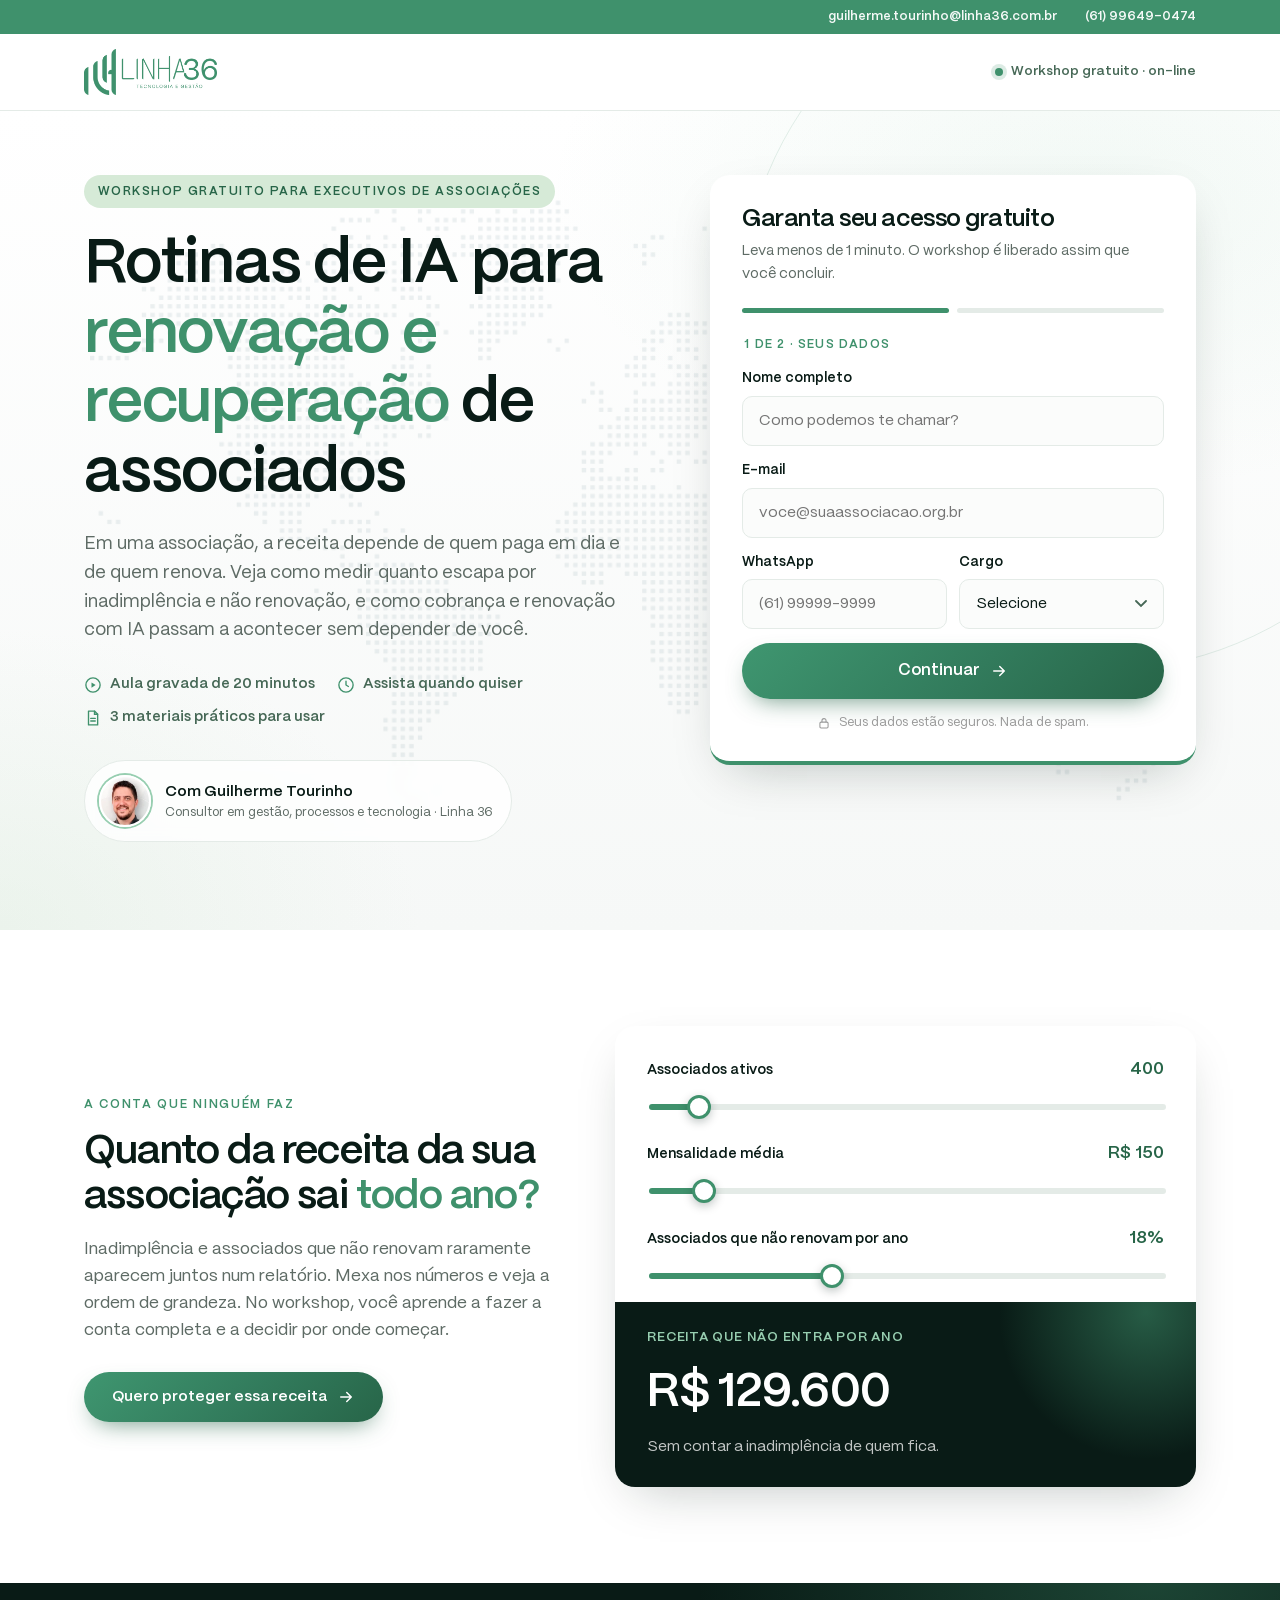
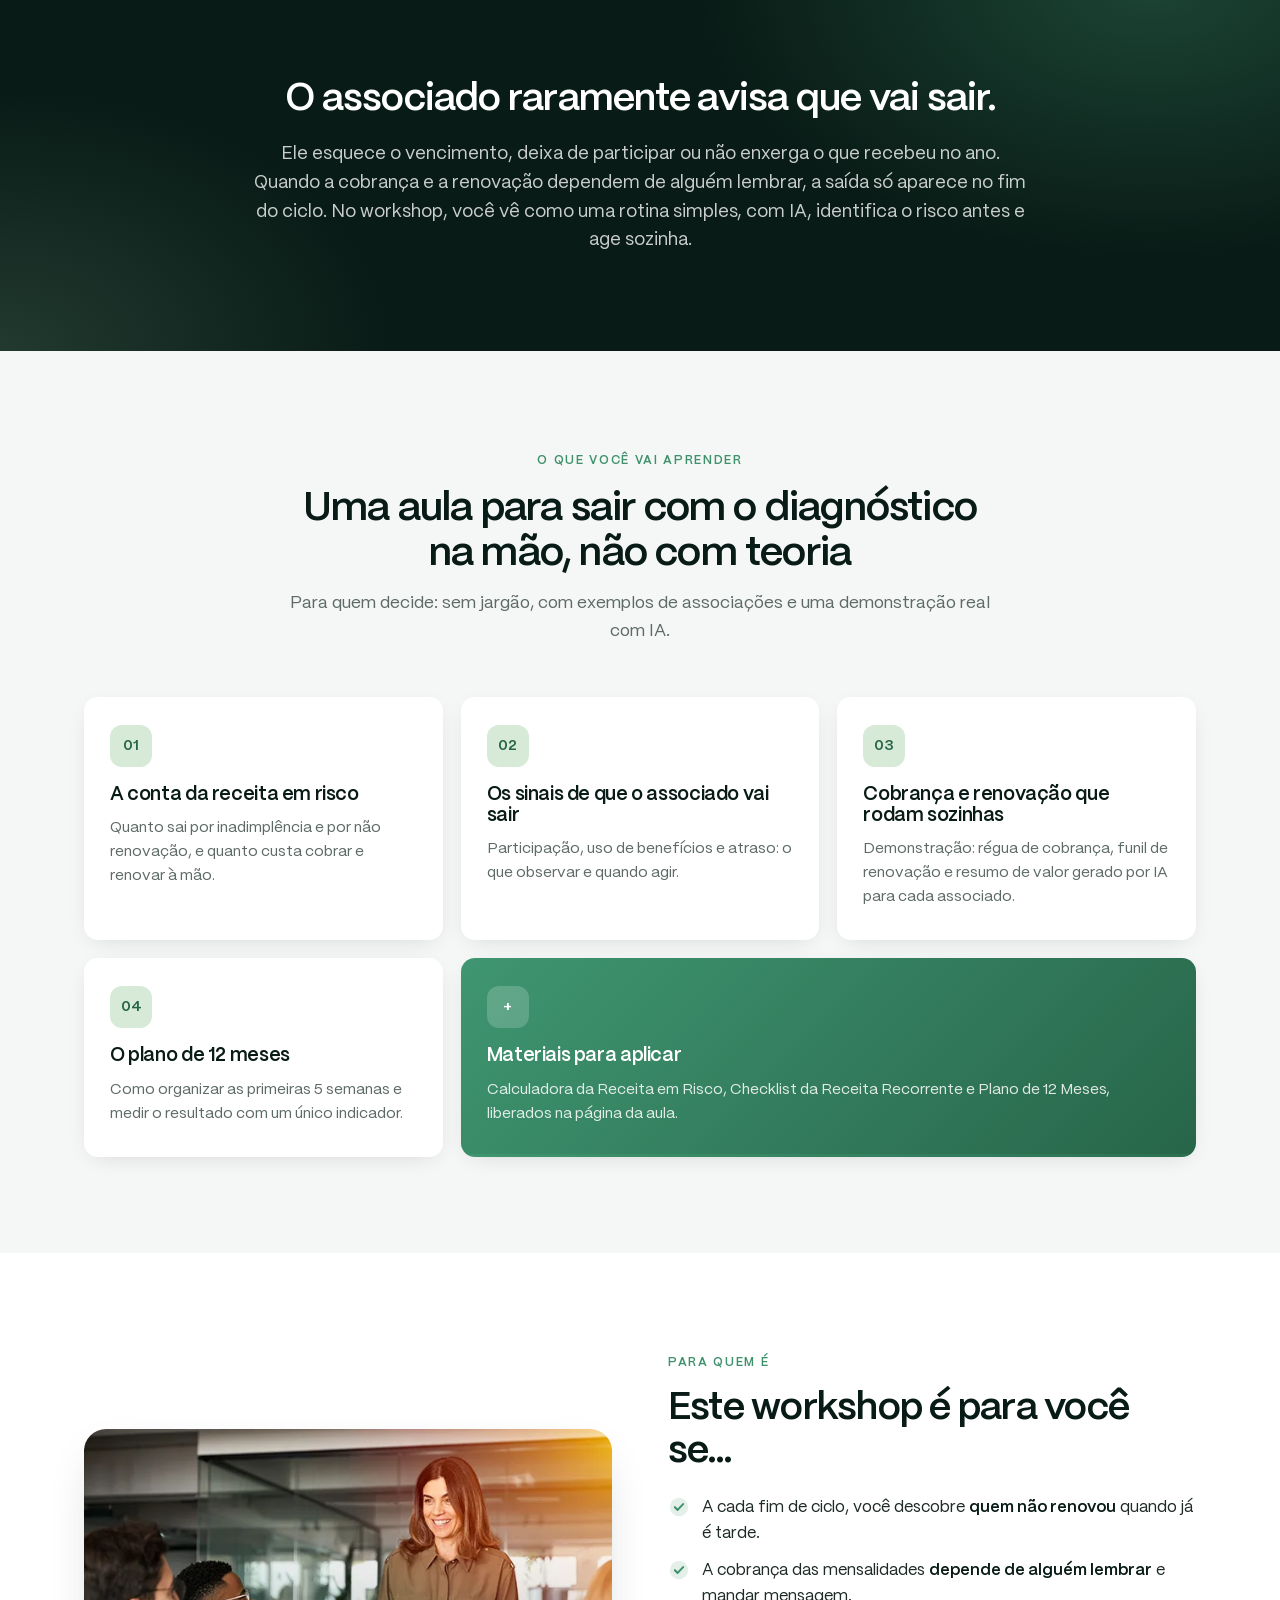
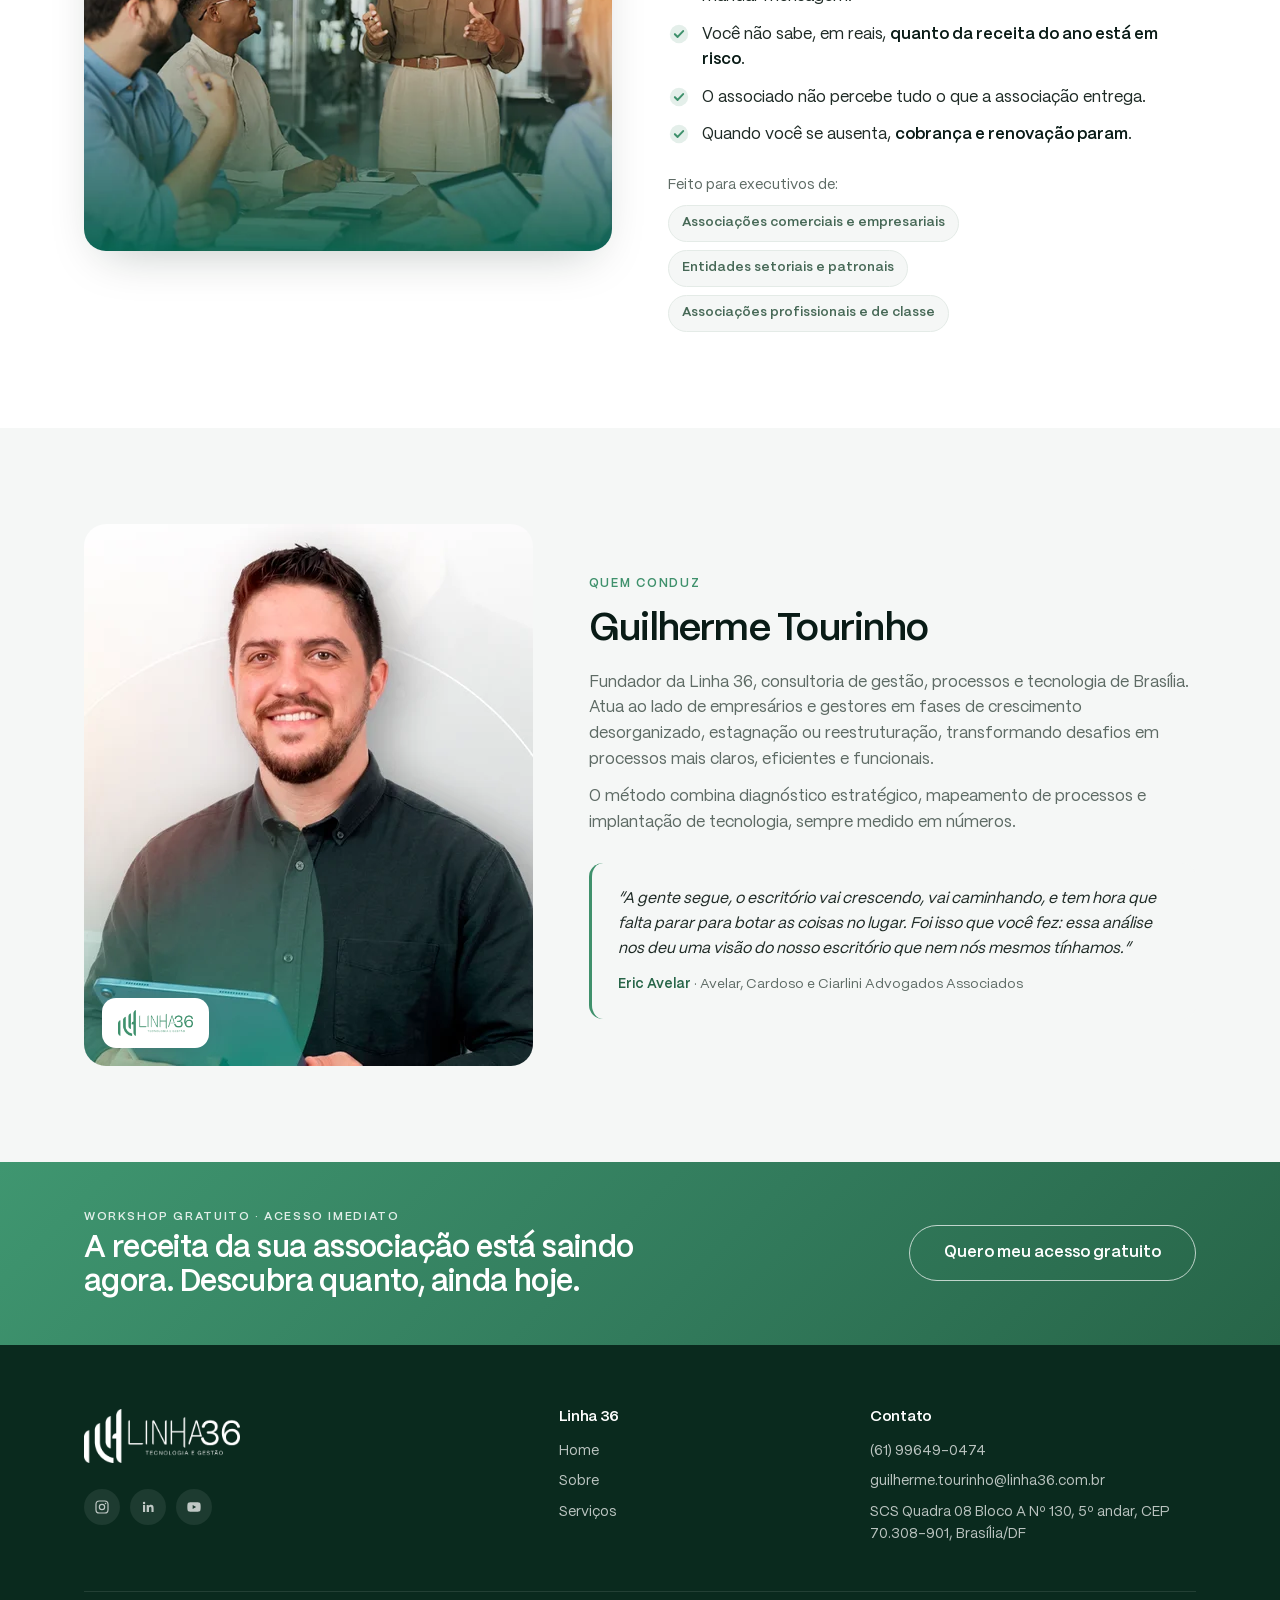
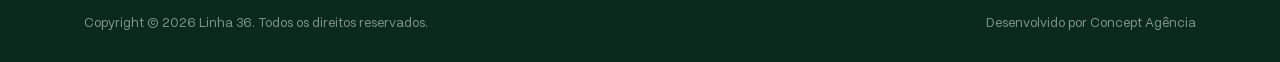
<file: index.html>
<!doctype html>
<html lang="pt-BR">
<head>
  <meta charset="utf-8">
  <meta name="viewport" content="width=device-width, initial-scale=1">
  <title>Workshop gratuito: Rotinas de IA para renovação e recuperação de associados | Linha 36</title>
  <meta name="description" content="Workshop gratuito para executivos de associações: veja como medir quanto da receita escapa por inadimplência e não renovação, e como cobrança e renovação com IA passam a acontecer sem depender de você. Com Guilherme Tourinho, Linha 36.">
  <meta property="og:title" content="Rotinas de IA para renovação e recuperação de associados · Workshop gratuito Linha 36">
  <meta property="og:description" content="Para executivos de associações: quanto da receita escapa por inadimplência e não renovação, e como cobrança e renovação com IA rodam sem depender de você.">
  <meta property="og:image" content="assets/img/hero-banner.webp">
  <meta name="theme-color" content="#3F916C">
  <!-- Proposta: remover o noindex (e o robots.txt) quando o cliente aprovar -->
  <meta name="robots" content="noindex, nofollow">
  <link rel="icon" href="assets/img/favicon.png">
  <link rel="preload" href="assets/fonts/PPMori-Regular.woff2" as="font" type="font/woff2" crossorigin>
  <link rel="preload" href="assets/fonts/PPMori-SemiBold.woff2" as="font" type="font/woff2" crossorigin>
  <link rel="stylesheet" href="assets/css/style.css">
</head>
<body>

<svg width="0" height="0" style="position:absolute" aria-hidden="true">
  <symbol id="i-check" viewBox="0 0 24 24"><circle cx="12" cy="12" r="10" fill="currentColor" opacity=".14"/><path d="M7.5 12.2l3 3 6-6.4" fill="none" stroke="currentColor" stroke-width="2.2" stroke-linecap="round" stroke-linejoin="round"/></symbol>
  <symbol id="i-play" viewBox="0 0 24 24"><circle cx="12" cy="12" r="9.5" fill="none" stroke="currentColor" stroke-width="1.8"/><path d="M10 8.5v7l5.5-3.5z" fill="currentColor"/></symbol>
  <symbol id="i-clock" viewBox="0 0 24 24"><circle cx="12" cy="12" r="9.5" fill="none" stroke="currentColor" stroke-width="1.8"/><path d="M12 7v5l3.2 2" fill="none" stroke="currentColor" stroke-width="1.8" stroke-linecap="round"/></symbol>
  <symbol id="i-file" viewBox="0 0 24 24"><path d="M6 2.8h8l4.2 4.2v14.2H6z" fill="none" stroke="currentColor" stroke-width="1.8" stroke-linejoin="round"/><path d="M14 2.8V7h4.2M9 12.5h6M9 16h6" fill="none" stroke="currentColor" stroke-width="1.8" stroke-linecap="round"/></symbol>
  <symbol id="i-arrow" viewBox="0 0 24 24"><path d="M5 12h14M13 6l6 6-6 6" fill="none" stroke="currentColor" stroke-width="2" stroke-linecap="round" stroke-linejoin="round"/></symbol>
  <symbol id="i-lock" viewBox="0 0 24 24"><rect x="5" y="10.5" width="14" height="10" rx="2" fill="none" stroke="currentColor" stroke-width="1.8"/><path d="M8.5 10.5V8a3.5 3.5 0 017 0v2.5" fill="none" stroke="currentColor" stroke-width="1.8"/></symbol>
  <symbol id="i-ig" viewBox="0 0 24 24"><rect x="3" y="3" width="18" height="18" rx="5" fill="none" stroke="currentColor" stroke-width="1.8"/><circle cx="12" cy="12" r="4" fill="none" stroke="currentColor" stroke-width="1.8"/><circle cx="17.3" cy="6.7" r="1.2" fill="currentColor"/></symbol>
  <symbol id="i-in" viewBox="0 0 24 24"><path d="M4.5 9h3.2v10.5H4.5zM6.1 4a1.85 1.85 0 110 3.7 1.85 1.85 0 010-3.7zM10 9h3v1.5c.5-.9 1.7-1.8 3.4-1.8 3.4 0 4 2.2 4 5.1v5.7h-3.2v-5c0-1.2 0-2.8-1.7-2.8s-2 1.3-2 2.7v5.1H10z" fill="currentColor"/></symbol>
  <symbol id="i-yt" viewBox="0 0 24 24"><path d="M21.6 7.2a2.5 2.5 0 00-1.8-1.8C18.2 5 12 5 12 5s-6.2 0-7.8.4A2.5 2.5 0 002.4 7.2 26 26 0 002 12a26 26 0 00.4 4.8 2.5 2.5 0 001.8 1.8C5.8 19 12 19 12 19s6.2 0 7.8-.4a2.5 2.5 0 001.8-1.8A26 26 0 0022 12a26 26 0 00-.4-4.8zM10 15V9l5.2 3z" fill="currentColor"/></symbol>
</svg>

<div class="topbar">
  <div class="wrap">
    <a href="mailto:guilherme.tourinho@linha36.com.br">guilherme.tourinho@linha36.com.br</a>
    <a href="tel:+5561996490474">(61) 99649-0474</a>
  </div>
</div>

<header class="header">
  <div class="wrap">
    <a class="logo" href="https://linha36.com.br" aria-label="Linha 36 — Tecnologia e Gestão"><img src="assets/img/logo-linha36.png" alt="Linha 36 — Tecnologia e Gestão" width="133" height="46"></a>
    <span class="header-tag"><span class="dot"></span>Workshop gratuito · on-line</span>
  </div>
</header>

<main>

  <!-- HERO + FORMULÁRIO -->
  <section class="hero">
    <div class="wrap">
      <div class="hero-copy">
        <span class="eyebrow">Workshop gratuito para executivos de associações</span>
        <h1>Rotinas de IA para <em>renovação e recuperação</em> de associados</h1>
        <p class="lead">Em uma associação, a receita depende de quem paga em dia e de quem renova. Veja como medir quanto escapa por inadimplência e não renovação, e como cobrança e renovação com IA passam a acontecer sem depender de você.</p>
        <ul class="hero-meta">
          <li><svg><use href="#i-play"/></svg>Aula gravada de 20 minutos</li>
          <li><svg><use href="#i-clock"/></svg>Assista quando quiser</li>
          <li><svg><use href="#i-file"/></svg>3 materiais práticos para usar</li>
        </ul>
        <a href="#inscricao" class="btn btn-lg btn-block mobile-only">Quero meu acesso gratuito</a>
        <div class="host">
          <img src="assets/img/guilherme-avatar.webp" alt="Guilherme Tourinho" width="52" height="52">
          <div><b>Com Guilherme Tourinho</b><small>Consultor em gestão, processos e tecnologia · Linha 36</small></div>
        </div>
      </div>

      <div class="form-card" id="inscricao">
        <h2>Garanta seu acesso gratuito</h2>
        <p class="sub">Leva menos de 1 minuto. O workshop é liberado assim que você concluir.</p>
        <div class="steps" aria-hidden="true"><span class="on" data-bar="1"></span><span data-bar="2"></span></div>

        <form id="leadForm" novalidate>
          <div class="form-error" role="alert" id="formError"></div>
          <div class="hp" aria-hidden="true"><label>Não preencha <input type="text" name="website" tabindex="-1" autocomplete="off"></label></div>

          <fieldset class="fstep" data-step="1" style="border:0;padding:0;margin:0">
            <legend class="step-label">1 de 2 · Seus dados</legend>
            <div class="field">
              <label for="nome">Nome completo</label>
              <input id="nome" name="nome" autocomplete="name" required placeholder="Como podemos te chamar?">
              <span class="err">Informe seu nome.</span>
            </div>
            <div class="field">
              <label for="email">E-mail</label>
              <input id="email" name="email" type="email" autocomplete="email" required placeholder="voce@suaassociacao.org.br">
              <span class="err">Informe um e-mail válido.</span>
            </div>
            <div class="row2">
              <div class="field">
                <label for="whatsapp">WhatsApp</label>
                <input id="whatsapp" name="whatsapp" type="tel" inputmode="tel" autocomplete="tel-national" required placeholder="(61) 99999-9999">
                <span class="err">Informe um WhatsApp com DDD.</span>
              </div>
              <div class="field">
                <label for="cargo">Cargo</label>
                <select id="cargo" name="cargo" required>
                  <option value="">Selecione</option>
                  <option>Presidente</option>
                  <option>Diretor(a) executivo(a)</option>
                  <option>Superintendente</option>
                  <option>Gerente</option>
                  <option>Outro</option>
                </select>
                <span class="err">Selecione seu cargo.</span>
              </div>
            </div>
            <div class="form-actions">
              <button type="button" class="btn btn-block btn-lg" data-next>Continuar <svg><use href="#i-arrow"/></svg></button>
            </div>
          </fieldset>

          <fieldset class="fstep" data-step="2" hidden style="border:0;padding:0;margin:0">
            <legend class="step-label">2 de 2 · Sua associação</legend>
            <div class="field">
              <label for="associacao">Nome da associação</label>
              <input id="associacao" name="associacao" autocomplete="organization" required placeholder="Associação onde você atua">
              <span class="err">Informe o nome da associação.</span>
            </div>
            <div class="row2">
              <div class="field">
                <label for="segmento">Tipo de associação</label>
                <select id="segmento" name="segmento" required>
                  <option value="">Selecione</option>
                  <option>Comercial / empresarial</option>
                  <option>Setorial / patronal</option>
                  <option>Profissional / de classe</option>
                  <option>Outra</option>
                </select>
                <span class="err">Selecione o tipo.</span>
              </div>
              <div class="field">
                <label for="associados">Número de associados</label>
                <select id="associados" name="associados" required>
                  <option value="">Selecione</option>
                  <option>Até 100</option>
                  <option>101 a 500</option>
                  <option>501 a 2.000</option>
                  <option>Mais de 2.000</option>
                </select>
                <span class="err">Selecione uma faixa.</span>
              </div>
            </div>
            <div class="row2">
              <div class="field">
                <label for="colaboradores">Colaboradores</label>
                <select id="colaboradores" name="colaboradores" required>
                  <option value="">Selecione</option>
                  <option>Até 10</option>
                  <option>11 a 30</option>
                  <option>31 a 100</option>
                  <option>101 a 300</option>
                  <option>Mais de 300</option>
                </select>
                <span class="err">Selecione uma faixa.</span>
              </div>
              <div class="field">
                <label for="faturamento">Receita anual <span class="opt">(opcional)</span></label>
                <select id="faturamento" name="faturamento">
                  <option value="">Prefiro não informar</option>
                  <option>Até R$ 1 milhão</option>
                  <option>R$ 1 a 5 milhões</option>
                  <option>R$ 5 a 20 milhões</option>
                  <option>R$ 20 a 50 milhões</option>
                  <option>Acima de R$ 50 milhões</option>
                </select>
              </div>
            </div>
            <div class="field">
              <label for="desafio">Maior desafio hoje</label>
              <select id="desafio" name="desafio" required>
                <option value="">Selecione</option>
                <option>Inadimplência das mensalidades</option>
                <option>Associados que não renovam</option>
                <option>Cobrança depende de alguém lembrar</option>
                <option>Associado não percebe o valor entregue</option>
                <option>Tudo depende de mim (ou da diretoria)</option>
                <option>Falta de indicadores para decidir</option>
              </select>
              <span class="err">Selecione o principal desafio.</span>
            </div>
            <label class="consent"><input type="checkbox" id="consent" name="consent" required> <span>Aceito receber o workshop e comunicações da Linha 36 por e-mail e WhatsApp. Posso cancelar quando quiser.</span></label>
            <div class="form-actions">
              <button type="button" class="btn btn-outline back" data-prev aria-label="Voltar">←</button>
              <button type="submit" class="btn btn-block btn-lg" id="submitBtn">Quero assistir agora</button>
            </div>
          </fieldset>
        </form>
        <p class="form-note"><svg><use href="#i-lock"/></svg>Seus dados estão seguros. Nada de spam.</p>
      </div>
    </div>
  </section>

  <!-- CALCULADORA -->
  <section class="section">
    <div class="wrap calc">
      <div class="reveal">
        <span class="kicker">A conta que ninguém faz</span>
        <h2>Quanto da receita da sua associação sai <span class="accent">todo ano?</span></h2>
        <p class="lead">Inadimplência e associados que não renovam raramente aparecem juntos num relatório. Mexa nos números e veja a ordem de grandeza. No workshop, você aprende a fazer a conta completa e a decidir por onde começar.</p>
        <a href="#inscricao" class="btn" style="margin-top:10px">Quero proteger essa receita <svg><use href="#i-arrow"/></svg></a>
      </div>
      <div class="calc-box reveal" id="calc">
        <div class="calc-inputs">
          <div class="calc-in">
            <label for="cMembers">Associados ativos <output id="oMembers">400</output></label>
            <input type="range" id="cMembers" min="20" max="5000" step="10" value="400">
          </div>
          <div class="calc-in">
            <label for="cFee">Mensalidade média <output id="oFee">R$ 150</output></label>
            <input type="range" id="cFee" min="20" max="1500" step="10" value="150">
          </div>
          <div class="calc-in">
            <label for="cChurn">Associados que não renovam por ano <output id="oChurn">18%</output></label>
            <input type="range" id="cChurn" min="1" max="50" step="1" value="18">
          </div>
        </div>
        <div class="calc-result" aria-live="polite">
          <small>Receita que não entra por ano</small>
          <div class="big" id="rYear">R$ 129.600</div>
          <p class="year">Sem contar a inadimplência de quem fica.</p>
        </div>
      </div>
    </div>
  </section>

  <!-- O RISCO -->
  <section class="section dark">
    <div class="wrap case case-solo">
      <div class="reveal">
        <h2>O associado raramente avisa que vai sair.</h2>
        <p>Ele esquece o vencimento, deixa de participar ou não enxerga o que recebeu no ano. Quando a cobrança e a renovação dependem de alguém lembrar, a saída só aparece no fim do ciclo. No workshop, você vê como uma rotina simples, com IA, identifica o risco antes e age sozinha.</p>
      </div>
    </div>
  </section>

  <!-- O QUE VAI APRENDER -->
  <section class="section section-soft">
    <div class="wrap">
      <div class="section-head reveal">
        <span class="kicker">O que você vai aprender</span>
        <h2>Uma aula para sair com o diagnóstico na mão, não com teoria</h2>
        <p>Para quem decide: sem jargão, com exemplos de associações e uma demonstração real com IA.</p>
      </div>
      <div class="modules">
        <article class="module reveal"><span class="n">01</span><h3>A conta da receita em risco</h3><p>Quanto sai por inadimplência e por não renovação, e quanto custa cobrar e renovar à mão.</p></article>
        <article class="module reveal"><span class="n">02</span><h3>Os sinais de que o associado vai sair</h3><p>Participação, uso de benefícios e atraso: o que observar e quando agir.</p></article>
        <article class="module reveal"><span class="n">03</span><h3>Cobrança e renovação que rodam sozinhas</h3><p>Demonstração: régua de cobrança, funil de renovação e resumo de valor gerado por IA para cada associado.</p></article>
        <article class="module reveal"><span class="n">04</span><h3>O plano de 12 meses</h3><p>Como organizar as primeiras 5 semanas e medir o resultado com um único indicador.</p></article>
        <article class="module bonus reveal"><span class="n">+</span><h3>Materiais para aplicar</h3><p>Calculadora da Receita em Risco, Checklist da Receita Recorrente e Plano de 12 Meses, liberados na página da aula.</p></article>
      </div>
    </div>
  </section>

  <!-- PARA QUEM É -->
  <section class="section">
    <div class="wrap fit">
      <div class="fit-img reveal"><img src="assets/img/reuniao.webp" alt="Diretora conduzindo reunião com a equipe" loading="lazy" width="750" height="500"></div>
      <div class="reveal">
        <span class="kicker">Para quem é</span>
        <h2>Este workshop é para você se…</h2>
        <ul class="checks">
          <li><svg><use href="#i-check"/></svg><span>A cada fim de ciclo, você descobre <strong>quem não renovou</strong> quando já é tarde.</span></li>
          <li><svg><use href="#i-check"/></svg><span>A cobrança das mensalidades <strong>depende de alguém lembrar</strong> e mandar mensagem.</span></li>
          <li><svg><use href="#i-check"/></svg><span>Você não sabe, em reais, <strong>quanto da receita do ano está em risco</strong>.</span></li>
          <li><svg><use href="#i-check"/></svg><span>O associado não percebe tudo o que a associação entrega.</span></li>
          <li><svg><use href="#i-check"/></svg><span>Quando você se ausenta, <strong>cobrança e renovação param</strong>.</span></li>
        </ul>
        <p style="color:var(--muted);font-size:14.5px">Feito para executivos de:</p>
        <div class="segments"><span>Associações comerciais e empresariais</span><span>Entidades setoriais e patronais</span><span>Associações profissionais e de classe</span></div>
      </div>
    </div>
  </section>

  <!-- QUEM CONDUZ -->
  <section class="section section-soft">
    <div class="wrap about">
      <div class="about-photo reveal">
        <img src="assets/img/guilherme.webp" alt="Guilherme Tourinho, fundador da Linha 36" loading="lazy" width="600" height="542">
        <div class="badge"><img src="assets/img/logo-linha36.png" alt="Linha 36" width="75" height="26"></div>
      </div>
      <div class="reveal">
        <span class="kicker">Quem conduz</span>
        <h2>Guilherme Tourinho</h2>
        <p>Fundador da Linha 36, consultoria de gestão, processos e tecnologia de Brasília. Atua ao lado de empresários e gestores em fases de crescimento desorganizado, estagnação ou reestruturação, transformando desafios em processos mais claros, eficientes e funcionais.</p>
        <p>O método combina diagnóstico estratégico, mapeamento de processos e implantação de tecnologia, sempre medido em números.</p>
        <blockquote class="quote">
          <p>“A gente segue, o escritório vai crescendo, vai caminhando, e tem hora que falta parar para botar as coisas no lugar. Foi isso que você fez: essa análise nos deu uma visão do nosso escritório que nem nós mesmos tínhamos.”</p>
          <cite><b>Eric Avelar</b> · Avelar, Cardoso e Ciarlini Advogados Associados</cite>
        </blockquote>
      </div>
    </div>
  </section>

  <!-- CTA FINAL -->
  <section class="band">
    <div class="wrap">
      <div>
        <small>Workshop gratuito · acesso imediato</small>
        <h2>A receita da sua associação está saindo agora. Descubra quanto, ainda hoje.</h2>
      </div>
      <a href="#inscricao" class="btn btn-ghost btn-lg">Quero meu acesso gratuito</a>
    </div>
  </section>
</main>

<footer class="footer">
  <div class="wrap">
    <div class="cols">
      <div>
        <a class="logo" href="https://linha36.com.br"><img src="assets/img/logo-linha36-alt.png" alt="Linha 36" width="156" height="54" loading="lazy"></a>
        <div class="social">
          <a href="https://www.instagram.com/guilhermetourinho.linha36" target="_blank" rel="noopener" aria-label="Instagram"><svg><use href="#i-ig"/></svg></a>
          <a href="https://www.linkedin.com/in/guilherme-tourinho-8a328027/" target="_blank" rel="noopener" aria-label="LinkedIn"><svg><use href="#i-in"/></svg></a>
          <a href="https://www.youtube.com/@GuilhermeTourinho.Linha36" target="_blank" rel="noopener" aria-label="YouTube"><svg><use href="#i-yt"/></svg></a>
        </div>
      </div>
      <div>
        <h4>Linha 36</h4>
        <ul>
          <li><a href="https://linha36.com.br">Home</a></li>
          <li><a href="https://linha36.com.br/sobre/">Sobre</a></li>
          <li><a href="https://linha36.com.br/servicos/">Serviços</a></li>
        </ul>
      </div>
      <div>
        <h4>Contato</h4>
        <ul>
          <li><a href="tel:+5561996490474">(61) 99649-0474</a></li>
          <li><a href="mailto:guilherme.tourinho@linha36.com.br">guilherme.tourinho@linha36.com.br</a></li>
          <li>SCS Quadra 08 Bloco A Nº 130, 5º andar, CEP 70.308-901, Brasília/DF</li>
        </ul>
      </div>
    </div>
    <div class="legal">
      <span>Copyright © 2026 Linha 36. Todos os direitos reservados.</span>
      <span>Desenvolvido por Concept Agência</span>
    </div>
  </div>
</footer>

<script src="assets/js/config.js"></script>
<script src="assets/js/inscricao.js"></script>
</body>
</html>
</file>
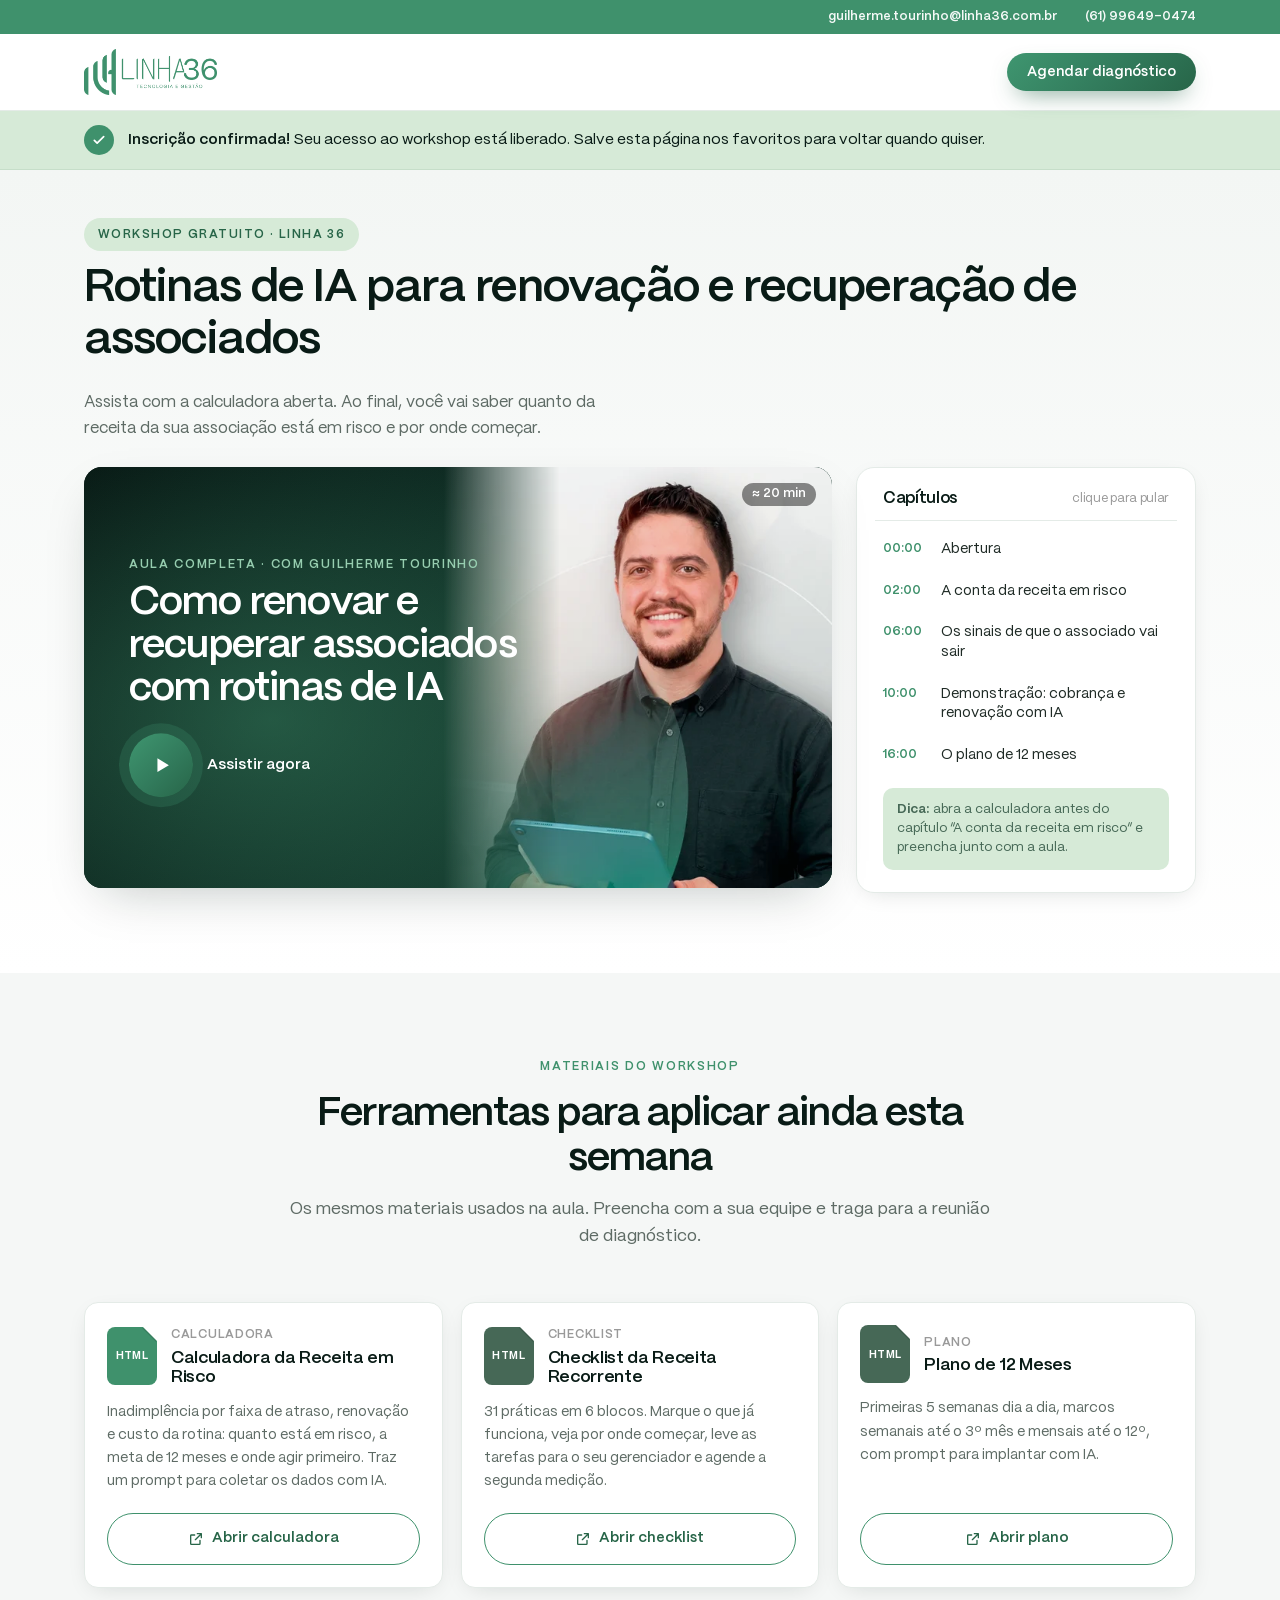
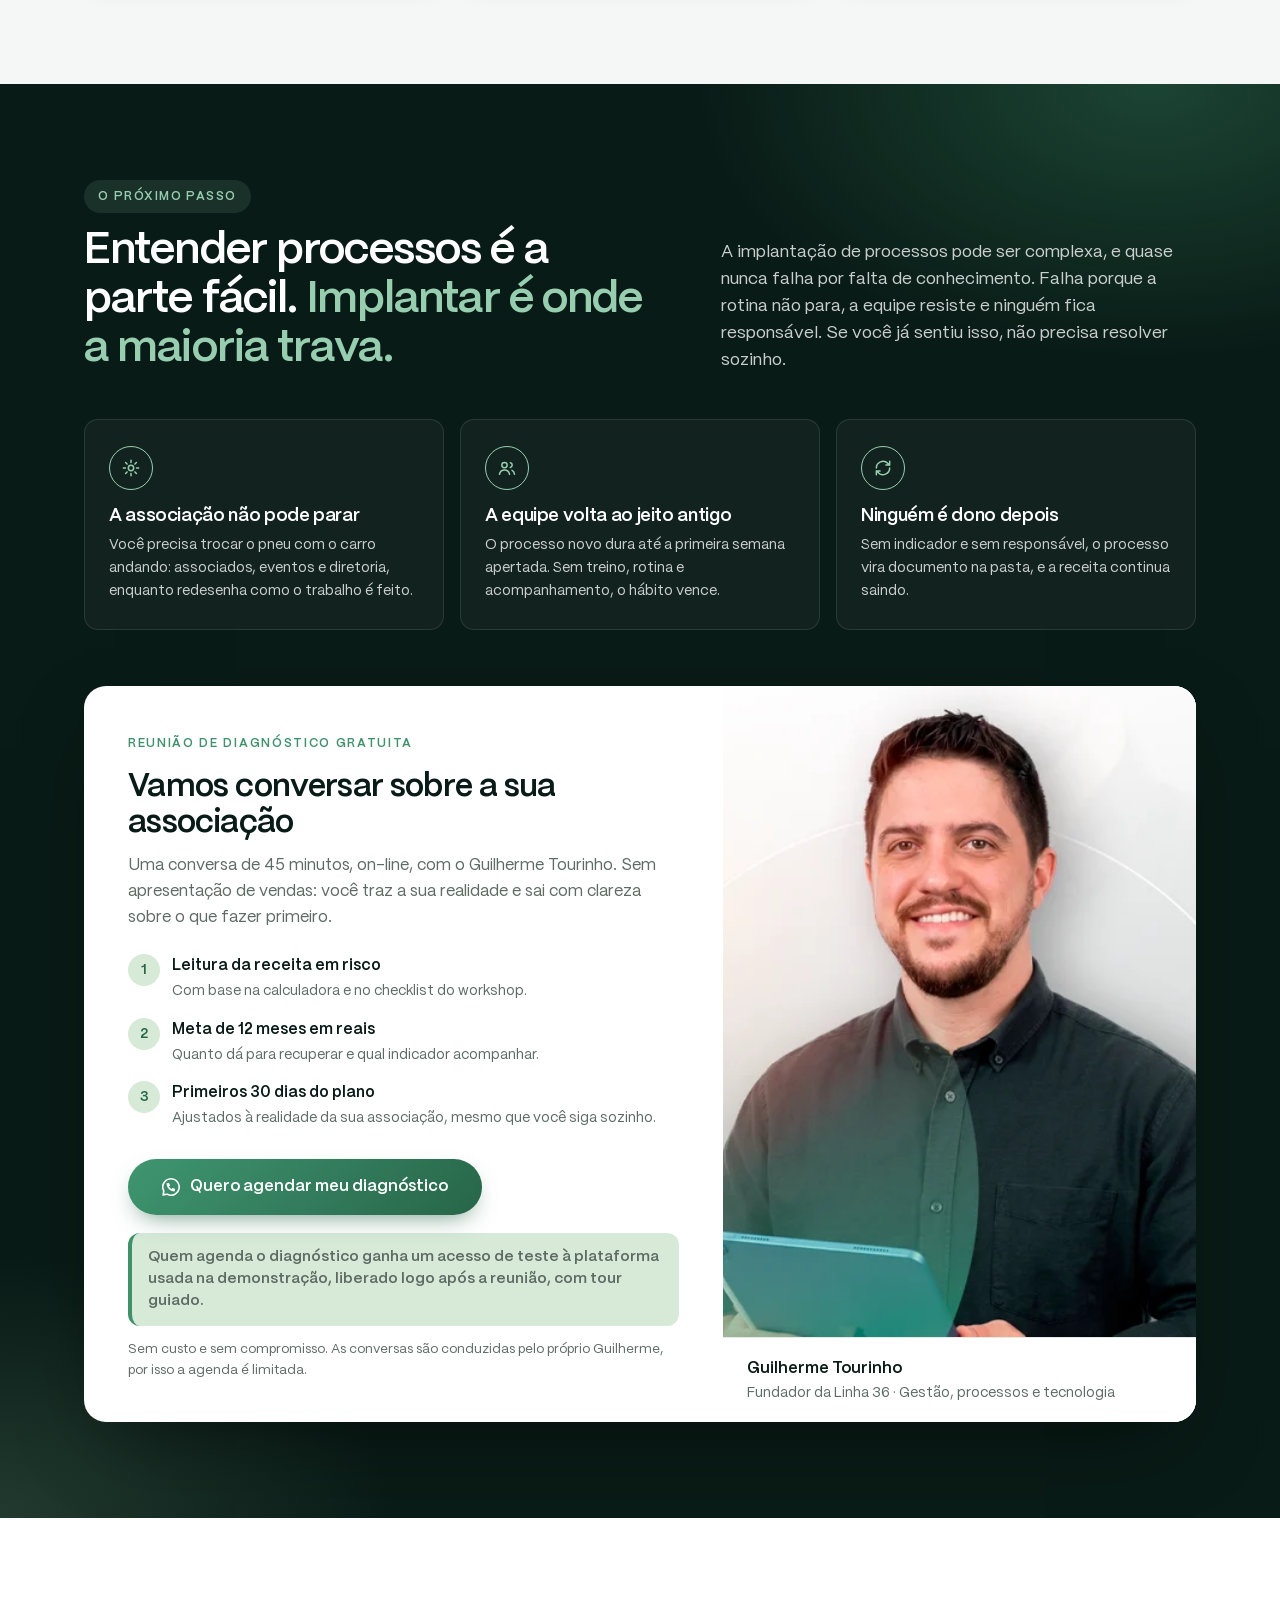
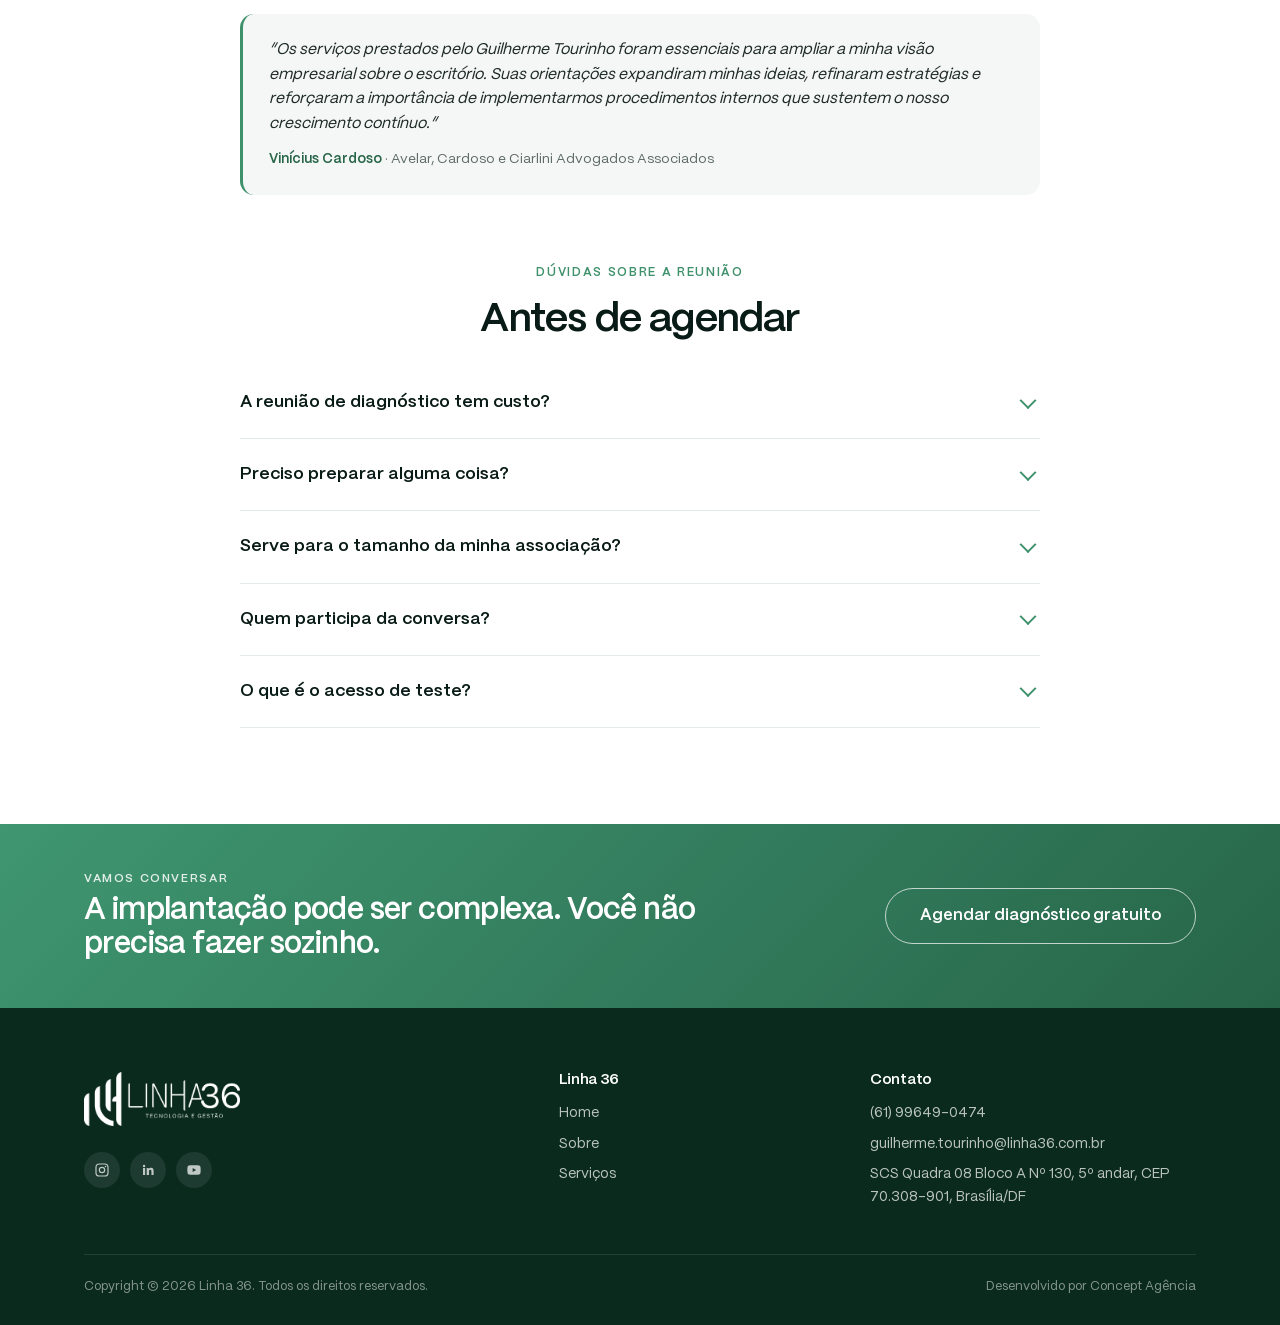
<file: workshop.html>
<!doctype html>
<html lang="pt-BR">
<head>
  <meta charset="utf-8">
  <meta name="viewport" content="width=device-width, initial-scale=1">
  <title>Assista: Rotinas de IA para renovação e recuperação de associados | Linha 36</title>
  <meta name="description" content="Aula do workshop gratuito da Linha 36 para executivos de associações, com materiais práticos e reunião de diagnóstico.">
  <meta name="robots" content="noindex, nofollow">
  <meta name="theme-color" content="#3F916C">
  <link rel="icon" href="assets/img/favicon.png">
  <link rel="preload" href="assets/fonts/PPMori-Regular.woff2" as="font" type="font/woff2" crossorigin>
  <link rel="preload" href="assets/fonts/PPMori-SemiBold.woff2" as="font" type="font/woff2" crossorigin>
  <link rel="stylesheet" href="assets/css/style.css">
</head>
<body>

<svg width="0" height="0" style="position:absolute" aria-hidden="true">
  <symbol id="i-ok" viewBox="0 0 24 24"><path d="M5 12.5l4.2 4.2L19 7" fill="none" stroke="currentColor" stroke-width="2.6" stroke-linecap="round" stroke-linejoin="round"/></symbol>
  <symbol id="i-play" viewBox="0 0 24 24"><path d="M7 4.5v15l12.5-7.5z" fill="currentColor"/></symbol>
  <symbol id="i-down" viewBox="0 0 24 24"><path d="M12 4v11M7 10.5l5 5 5-5M5 20h14" fill="none" stroke="currentColor" stroke-width="2" stroke-linecap="round" stroke-linejoin="round"/></symbol>
  <symbol id="i-open" viewBox="0 0 24 24"><path d="M14 4h6v6M20 4l-9 9M18 14v5a1 1 0 01-1 1H5a1 1 0 01-1-1V7a1 1 0 011-1h5" fill="none" stroke="currentColor" stroke-width="2" stroke-linecap="round" stroke-linejoin="round"/></symbol>
  <symbol id="i-wa" viewBox="0 0 24 24"><path fill="currentColor" d="M3.516 3.516c4.686-4.686 12.284-4.686 16.97 0s4.686 12.283 0 16.97a12 12 0 0 1-13.754 2.299l-5.814.735a.392.392 0 0 1-.438-.44l.748-5.788A12 12 0 0 1 3.517 3.517zm3.61 17.043.3.158a9.85 9.85 0 0 0 11.534-1.758c3.843-3.843 3.843-10.074 0-13.918s-10.075-3.843-13.918 0a9.85 9.85 0 0 0-1.747 11.554l.16.303-.51 3.942a.196.196 0 0 0 .219.22zm6.534-7.003-.933 1.164a9.84 9.84 0 0 1-3.497-3.495l1.166-.933a.79.79 0 0 0 .23-.94L9.561 6.96a.79.79 0 0 0-.924-.445l-2.023.524a.797.797 0 0 0-.588.88 11.754 11.754 0 0 0 10.005 10.005.797.797 0 0 0 .88-.587l.525-2.023a.79.79 0 0 0-.445-.923L14.6 13.327a.79.79 0 0 0-.94.23z"/></symbol>
  <symbol id="i-cal" viewBox="0 0 24 24"><rect x="3.5" y="5" width="17" height="15.5" rx="2.5" fill="none" stroke="currentColor" stroke-width="1.9"/><path d="M3.5 10h17M8 3v4M16 3v4" fill="none" stroke="currentColor" stroke-width="1.9" stroke-linecap="round"/></symbol>
  <symbol id="i-gear" viewBox="0 0 24 24"><circle cx="12" cy="12" r="3.2" fill="none" stroke="currentColor" stroke-width="1.8"/><path d="M12 2.8v2.6M12 18.6v2.6M21.2 12h-2.6M5.4 12H2.8M18.5 5.5l-1.8 1.8M7.3 16.7l-1.8 1.8M18.5 18.5l-1.8-1.8M7.3 7.3L5.5 5.5" fill="none" stroke="currentColor" stroke-width="1.8" stroke-linecap="round"/></symbol>
  <symbol id="i-team" viewBox="0 0 24 24"><circle cx="9" cy="8.5" r="3.2" fill="none" stroke="currentColor" stroke-width="1.8"/><path d="M3 19.5c.6-3.3 3-5 6-5s5.4 1.7 6 5" fill="none" stroke="currentColor" stroke-width="1.8" stroke-linecap="round"/><path d="M16 5.6a3 3 0 010 5.8M18 14.8c1.6.6 2.7 2.2 3 4.7" fill="none" stroke="currentColor" stroke-width="1.8" stroke-linecap="round"/></symbol>
  <symbol id="i-loop" viewBox="0 0 24 24"><path d="M4 12a8 8 0 0113.7-5.6L20 8.5M20 4v4.5h-4.5M20 12a8 8 0 01-13.7 5.6L4 15.5M4 20v-4.5h4.5" fill="none" stroke="currentColor" stroke-width="1.8" stroke-linecap="round" stroke-linejoin="round"/></symbol>
  <symbol id="i-ig" viewBox="0 0 24 24"><rect x="3" y="3" width="18" height="18" rx="5" fill="none" stroke="currentColor" stroke-width="1.8"/><circle cx="12" cy="12" r="4" fill="none" stroke="currentColor" stroke-width="1.8"/><circle cx="17.3" cy="6.7" r="1.2" fill="currentColor"/></symbol>
  <symbol id="i-in" viewBox="0 0 24 24"><path d="M4.5 9h3.2v10.5H4.5zM6.1 4a1.85 1.85 0 110 3.7 1.85 1.85 0 010-3.7zM10 9h3v1.5c.5-.9 1.7-1.8 3.4-1.8 3.4 0 4 2.2 4 5.1v5.7h-3.2v-5c0-1.2 0-2.8-1.7-2.8s-2 1.3-2 2.7v5.1H10z" fill="currentColor"/></symbol>
  <symbol id="i-yt" viewBox="0 0 24 24"><path d="M21.6 7.2a2.5 2.5 0 00-1.8-1.8C18.2 5 12 5 12 5s-6.2 0-7.8.4A2.5 2.5 0 002.4 7.2 26 26 0 002 12a26 26 0 00.4 4.8 2.5 2.5 0 001.8 1.8C5.8 19 12 19 12 19s6.2 0 7.8-.4a2.5 2.5 0 001.8-1.8A26 26 0 0022 12a26 26 0 00-.4-4.8zM10 15V9l5.2 3z" fill="currentColor"/></symbol>
</svg>

<div class="topbar">
  <div class="wrap">
    <a href="mailto:guilherme.tourinho@linha36.com.br">guilherme.tourinho@linha36.com.br</a>
    <a href="tel:+5561996490474">(61) 99649-0474</a>
  </div>
</div>

<header class="header">
  <div class="wrap">
    <a class="logo" href="https://linha36.com.br" aria-label="Linha 36 — Tecnologia e Gestão"><img src="assets/img/logo-linha36.png" alt="Linha 36 — Tecnologia e Gestão" width="133" height="46"></a>
    <a href="#diagnostico" class="btn" style="padding:12px 20px;font-size:14px">Agendar diagnóstico</a>
  </div>
</header>

<div class="confirm">
  <div class="wrap">
    <span class="ic"><svg><use href="#i-ok"/></svg></span>
    <p><b id="hello">Inscrição confirmada!</b> Seu acesso ao workshop está liberado. Salve esta página nos favoritos para voltar quando quiser.</p>
  </div>
</div>

<main>

  <!-- AULA -->
  <section class="player-sec">
    <div class="wrap">
      <div class="player-head">
        <div>
          <span class="eyebrow">Workshop gratuito · Linha 36</span>
          <h1>Rotinas de IA para renovação e recuperação de associados</h1>
        </div>
        <p>Assista com a calculadora aberta. Ao final, você vai saber quanto da receita da sua associação está em risco e por onde começar.</p>
      </div>

      <div class="player-grid">
        <div class="player" id="player">
          <button class="poster" id="poster" type="button" aria-label="Assistir ao workshop">
            <img class="ph" src="assets/img/guilherme.webp" alt="" width="600" height="542">
            <span class="pt">
              <small>Aula completa · com Guilherme Tourinho</small>
              <strong>Como renovar e recuperar associados com rotinas de IA</strong>
              <span class="play"><i><svg><use href="#i-play"/></svg></i>Assistir agora</span>
            </span>
            <span class="dur">≈ 20 min</span>
          </button>
        </div>

        <aside class="chapters" aria-label="Capítulos da aula">
          <h2>Capítulos <span>clique para pular</span></h2>
          <ol id="chapters">
            <!-- Tempos provisórios: confirmar depois da gravação (data-t = segundos) -->
            <li><button type="button" data-t="0"><time>00:00</time>Abertura</button></li>
            <li><button type="button" data-t="120"><time>02:00</time>A conta da receita em risco</button></li>
            <li><button type="button" data-t="360"><time>06:00</time>Os sinais de que o associado vai sair</button></li>
            <li><button type="button" data-t="600"><time>10:00</time>Demonstração: cobrança e renovação com IA</button></li>
            <li><button type="button" data-t="960"><time>16:00</time>O plano de 12 meses</button></li>
          </ol>
          <p class="tip"><b>Dica:</b> abra a calculadora antes do capítulo “A conta da receita em risco” e preencha junto com a aula.</p>
        </aside>
      </div>
    </div>
  </section>

  <!-- MATERIAIS -->
  <section class="section section-soft" id="materiais" style="padding-top:80px">
    <div class="wrap">
      <div class="section-head reveal">
        <span class="kicker">Materiais do workshop</span>
        <h2>Ferramentas para aplicar ainda esta semana</h2>
        <p>Os mesmos materiais usados na aula. Preencha com a sua equipe e traga para a reunião de diagnóstico.</p>
      </div>
      <div class="downloads">
        <article class="dl reveal">
          <div class="dl-top"><span class="dl-ic xls">HTML</span><div><small>Calculadora</small><h3>Calculadora da Receita em Risco</h3></div></div>
          <p>Inadimplência por faixa de atraso, renovação e custo da rotina: quanto está em risco, a meta de 12 meses e onde agir primeiro. Traz um prompt para coletar os dados com IA.</p>
          <a class="get" href="assets/downloads/calculadora-receita-em-risco-linha36.html" target="_blank" rel="noopener" data-dl="calculadora"><svg><use href="#i-open"/></svg>Abrir calculadora</a>
        </article>
        <article class="dl reveal">
          <div class="dl-top"><span class="dl-ic pdf">HTML</span><div><small>Checklist</small><h3>Checklist da Receita Recorrente</h3></div></div>
          <p>31 práticas em 6 blocos. Marque o que já funciona, veja por onde começar, leve as tarefas para o seu gerenciador e agende a segunda medição.</p>
          <a class="get" href="assets/downloads/checklist-receita-recorrente-linha36.html" target="_blank" rel="noopener" data-dl="checklist"><svg><use href="#i-open"/></svg>Abrir checklist</a>
        </article>
        <article class="dl reveal">
          <div class="dl-top"><span class="dl-ic pdf">HTML</span><div><small>Plano</small><h3>Plano de 12 Meses</h3></div></div>
          <p>Primeiras 5 semanas dia a dia, marcos semanais até o 3º mês e mensais até o 12º, com prompt para implantar com IA.</p>
          <a class="get" href="assets/downloads/plano-12-meses-receita-recorrente-linha36.html" target="_blank" rel="noopener" data-dl="plano"><svg><use href="#i-open"/></svg>Abrir plano</a>
        </article>
      </div>
    </div>
  </section>

  <!-- PRÓXIMO PASSO -->
  <section class="section dark" id="diagnostico">
    <div class="wrap">
      <div class="pitch-head reveal">
        <div>
          <span class="eyebrow on-dark">O próximo passo</span>
          <h2>Entender processos é a parte fácil. <span style="color:var(--mint)">Implantar é onde a maioria trava.</span></h2>
        </div>
        <p>A implantação de processos pode ser complexa, e quase nunca falha por falta de conhecimento. Falha porque a rotina não para, a equipe resiste e ninguém fica responsável. Se você já sentiu isso, não precisa resolver sozinho.</p>
      </div>

      <div class="blockers">
        <div class="blocker reveal"><span class="ic"><svg><use href="#i-gear"/></svg></span><h3>A associação não pode parar</h3><p>Você precisa trocar o pneu com o carro andando: associados, eventos e diretoria, enquanto redesenha como o trabalho é feito.</p></div>
        <div class="blocker reveal"><span class="ic"><svg><use href="#i-team"/></svg></span><h3>A equipe volta ao jeito antigo</h3><p>O processo novo dura até a primeira semana apertada. Sem treino, rotina e acompanhamento, o hábito vence.</p></div>
        <div class="blocker reveal"><span class="ic"><svg><use href="#i-loop"/></svg></span><h3>Ninguém é dono depois</h3><p>Sem indicador e sem responsável, o processo vira documento na pasta, e a receita continua saindo.</p></div>
      </div>

      <div class="offer reveal">
        <div class="offer-body">
          <span class="kicker">Reunião de diagnóstico gratuita</span>
          <h3>Vamos conversar sobre a sua associação</h3>
          <p>Uma conversa de 45 minutos, on-line, com o Guilherme Tourinho. Sem apresentação de vendas: você traz a sua realidade e sai com clareza sobre o que fazer primeiro.</p>
          <ul class="offer-list">
            <li><span>1</span><div><b>Leitura da receita em risco</b><small>Com base na calculadora e no checklist do workshop.</small></div></li>
            <li><span>2</span><div><b>Meta de 12 meses em reais</b><small>Quanto dá para recuperar e qual indicador acompanhar.</small></div></li>
            <li><span>3</span><div><b>Primeiros 30 dias do plano</b><small>Ajustados à realidade da sua associação, mesmo que você siga sozinho.</small></div></li>
          </ul>
          <div class="offer-cta">
            <a class="btn btn-lg" id="ctaDiag" href="#" target="_blank" rel="noopener"><svg><use href="#i-wa"/></svg>Quero agendar meu diagnóstico</a>
          </div>
          <p class="offer-trial">Quem agenda o diagnóstico ganha um acesso de teste à plataforma usada na demonstração, liberado logo após a reunião, com tour guiado.</p>
          <p class="offer-fine">Sem custo e sem compromisso. As conversas são conduzidas pelo próprio Guilherme, por isso a agenda é limitada.</p>
        </div>
        <div class="offer-side">
          <div class="ph"><img src="assets/img/guilherme.webp" alt="Guilherme Tourinho" loading="lazy" width="600" height="542"></div>
          <div class="who"><b>Guilherme Tourinho</b>Fundador da Linha 36 · Gestão, processos e tecnologia</div>
        </div>
      </div>
    </div>
  </section>

  <!-- DEPOIMENTO + FAQ -->
  <section class="section">
    <div class="wrap">
      <blockquote class="quote reveal" style="max-width:800px;margin:0 auto 64px">
        <p>“Os serviços prestados pelo Guilherme Tourinho foram essenciais para ampliar a minha visão empresarial sobre o escritório. Suas orientações expandiram minhas ideias, refinaram estratégias e reforçaram a importância de implementarmos procedimentos internos que sustentem o nosso crescimento contínuo.”</p>
        <cite><b>Vinícius Cardoso</b> · Avelar, Cardoso e Ciarlini Advogados Associados</cite>
      </blockquote>

      <div class="section-head reveal" style="margin-bottom:24px">
        <span class="kicker">Dúvidas sobre a reunião</span>
        <h2>Antes de agendar</h2>
      </div>
      <div class="faq reveal">
        <details><summary>A reunião de diagnóstico tem custo?</summary><p>Não. É uma conversa gratuita e sem compromisso. Se fizer sentido seguir com a Linha 36, apresentamos uma proposta depois, só se você pedir.</p></details>
        <details><summary>Preciso preparar alguma coisa?</summary><p>Ajuda muito ter assistido ao workshop e preenchido a Calculadora da Receita em Risco e o Checklist da Receita Recorrente. Assim a conversa já começa nos números da sua associação.</p></details>
        <details><summary>Serve para o tamanho da minha associação?</summary><p>O diagnóstico é pensado para associações que já sentem a cobrança e a renovação pesando na rotina da equipe. Se a sua associação for menor, a conversa ainda ajuda a priorizar o que fazer.</p></details>
        <details><summary>Quem participa da conversa?</summary><p>O próprio Guilherme Tourinho, fundador da Linha 36. Do seu lado, o ideal é estar quem decide na associação: presidente, diretor(a) executivo(a), superintendente ou gerente responsável.</p></details>
        <details><summary>O que é o acesso de teste?</summary><p>É um acesso à plataforma usada na demonstração, com tour guiado. Ele é liberado para quem faz o diagnóstico gratuito, logo após a reunião.</p></details>
      </div>
    </div>
  </section>

  <section class="band">
    <div class="wrap">
      <div>
        <small>Vamos conversar</small>
        <h2>A implantação pode ser complexa. Você não precisa fazer sozinho.</h2>
      </div>
      <a href="#" class="btn btn-ghost btn-lg" data-diag target="_blank" rel="noopener">Agendar diagnóstico gratuito</a>
    </div>
  </section>
</main>

<footer class="footer">
  <div class="wrap">
    <div class="cols">
      <div>
        <a class="logo" href="https://linha36.com.br"><img src="assets/img/logo-linha36-alt.png" alt="Linha 36" width="156" height="54" loading="lazy"></a>
        <div class="social">
          <a href="https://www.instagram.com/guilhermetourinho.linha36" target="_blank" rel="noopener" aria-label="Instagram"><svg><use href="#i-ig"/></svg></a>
          <a href="https://www.linkedin.com/in/guilherme-tourinho-8a328027/" target="_blank" rel="noopener" aria-label="LinkedIn"><svg><use href="#i-in"/></svg></a>
          <a href="https://www.youtube.com/@GuilhermeTourinho.Linha36" target="_blank" rel="noopener" aria-label="YouTube"><svg><use href="#i-yt"/></svg></a>
        </div>
      </div>
      <div>
        <h4>Linha 36</h4>
        <ul>
          <li><a href="https://linha36.com.br">Home</a></li>
          <li><a href="https://linha36.com.br/sobre/">Sobre</a></li>
          <li><a href="https://linha36.com.br/servicos/">Serviços</a></li>
        </ul>
      </div>
      <div>
        <h4>Contato</h4>
        <ul>
          <li><a href="tel:+5561996490474">(61) 99649-0474</a></li>
          <li><a href="mailto:guilherme.tourinho@linha36.com.br">guilherme.tourinho@linha36.com.br</a></li>
          <li>SCS Quadra 08 Bloco A Nº 130, 5º andar, CEP 70.308-901, Brasília/DF</li>
        </ul>
      </div>
    </div>
    <div class="legal">
      <span>Copyright © 2026 Linha 36. Todos os direitos reservados.</span>
      <span>Desenvolvido por Concept Agência</span>
    </div>
  </div>
</footer>

<div class="sticky-cta" id="stickyCta"><a href="#diagnostico" class="btn btn-lg">Agendar diagnóstico gratuito</a></div>

<script src="assets/js/config.js"></script>
<script src="assets/js/workshop.js"></script>
</body>
</html>
</file>
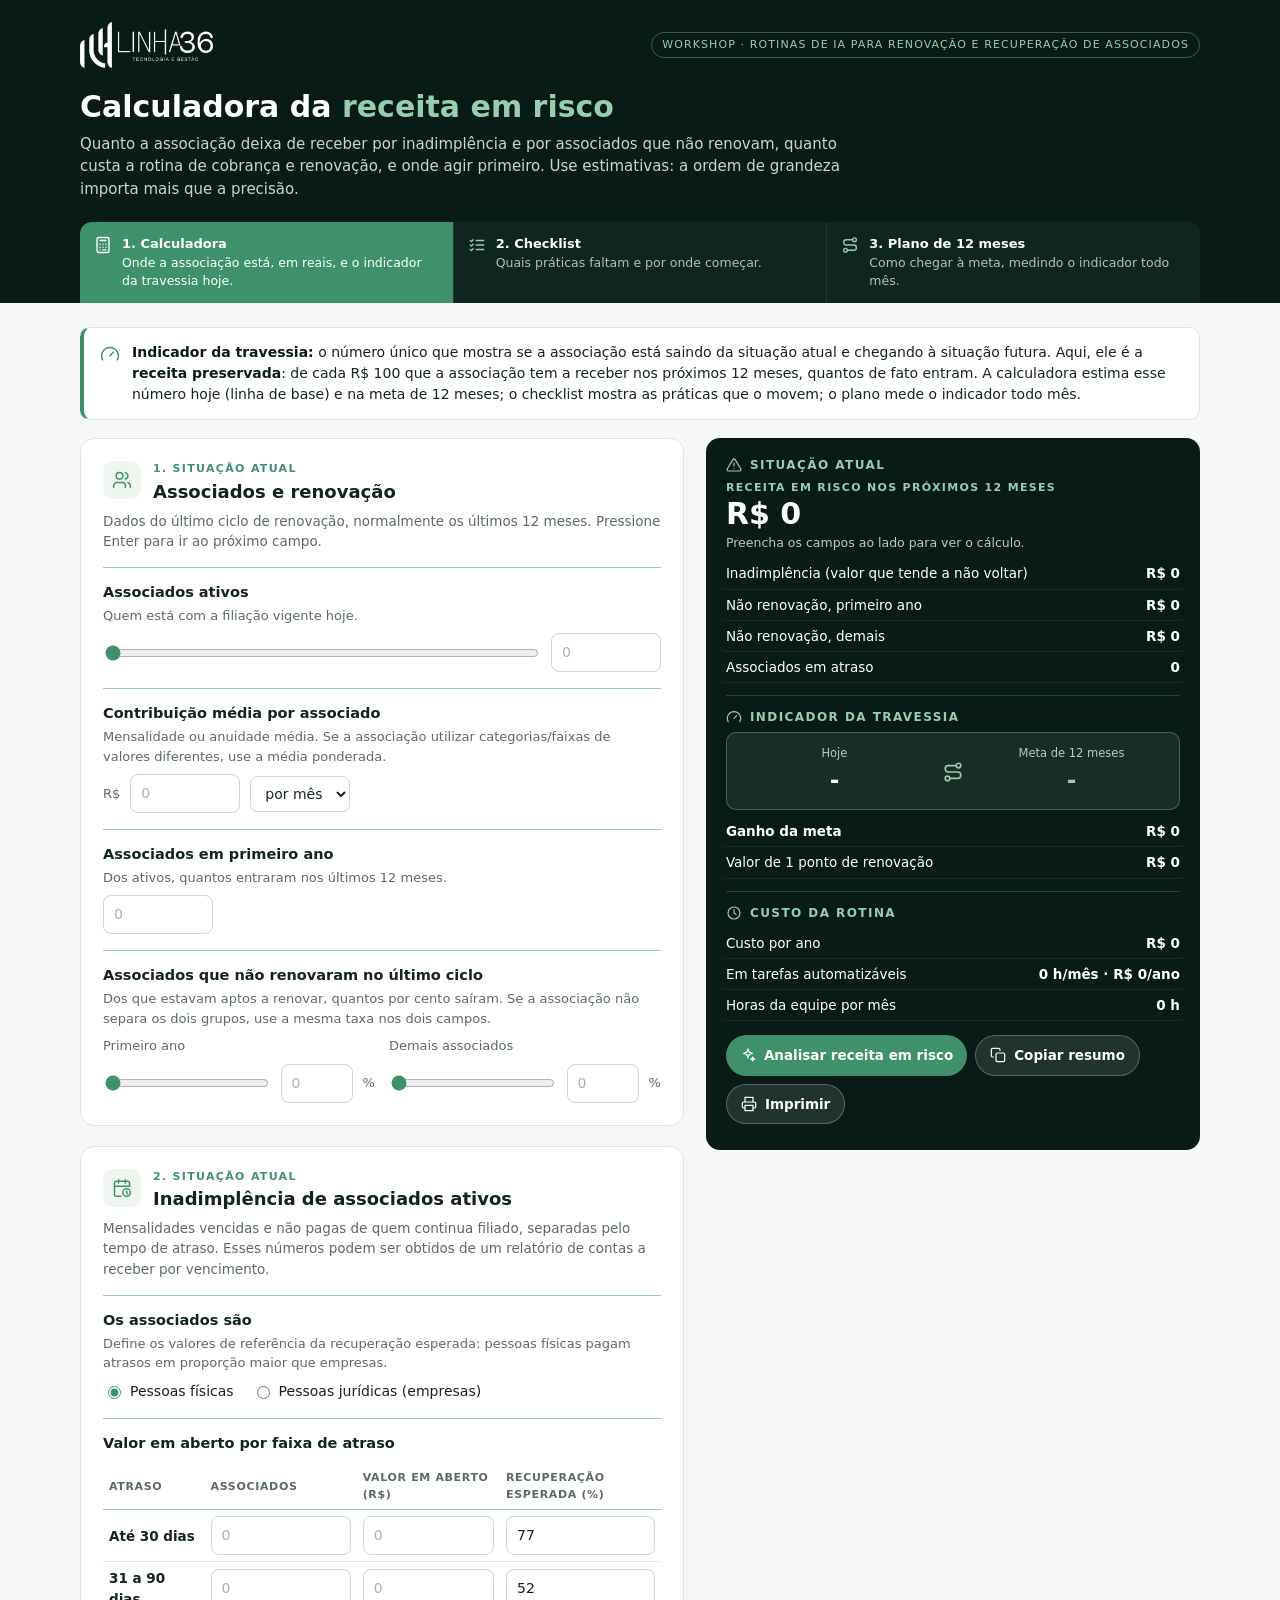
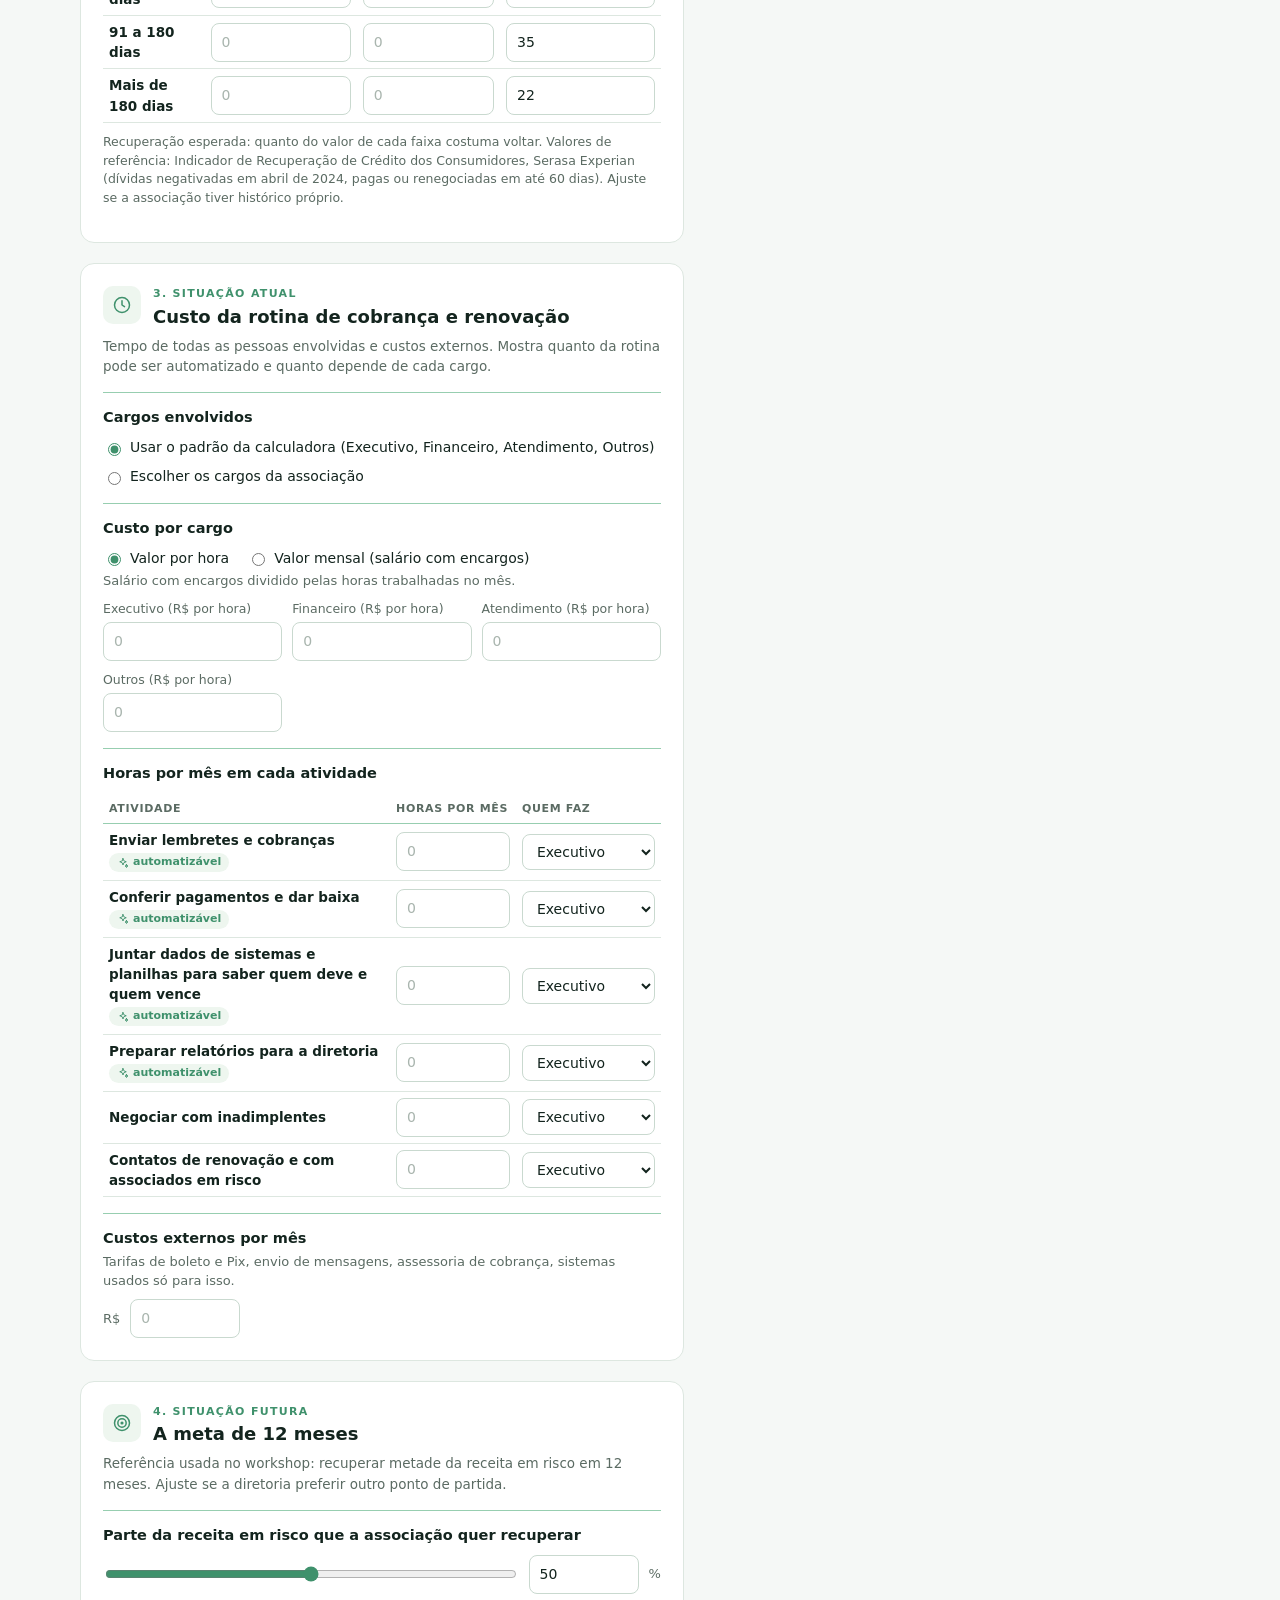
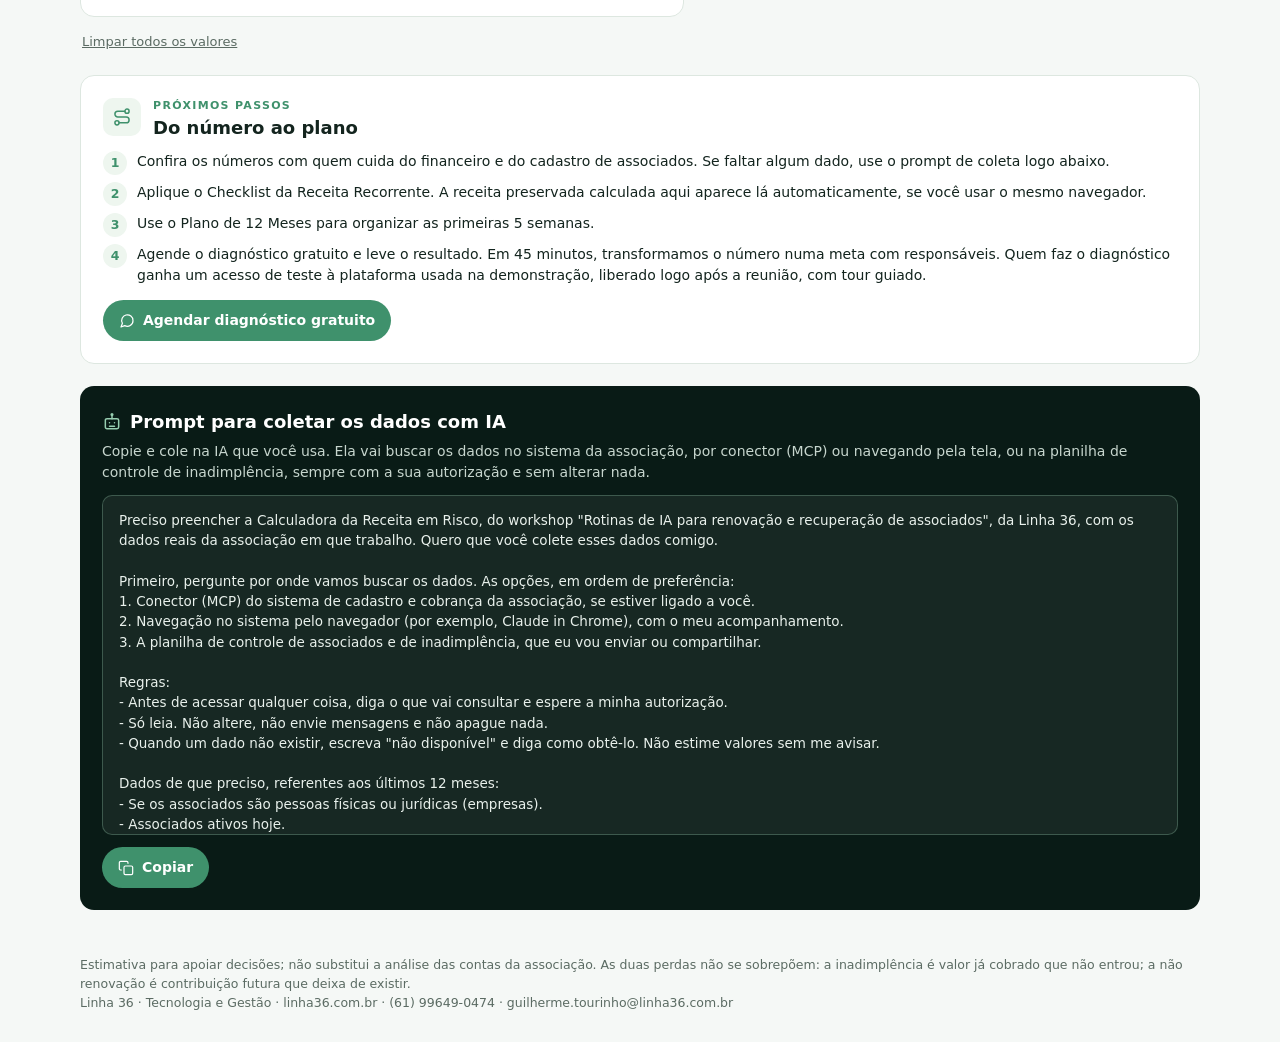
<file: assets/downloads/calculadora-receita-em-risco-linha36.html>
<!DOCTYPE html>
<html lang="pt-BR">
<head>
<meta charset="UTF-8">
<meta name="viewport" content="width=device-width, initial-scale=1">
<title>Calculadora da Receita em Risco · Linha 36</title>
<style>

  :root{--preto:#091B16;--verde:#3F916C;--verde-cinza:#466856;--turquesa:#97CEB0;--branco-suave:#D6EAD7;--cinza:#999999;
        --texto:#13241E;--suave:#5B6B63;--borda:#DDE7E0;--fundo:#F5F8F6;--claro:#EEF6EF}
  *{box-sizing:border-box}
  body{margin:0;font-family:"PP Mori",Inter,"Segoe UI",system-ui,-apple-system,Roboto,Arial,sans-serif;color:var(--texto);background:var(--fundo);line-height:1.5}
  .ic{flex:none;vertical-align:middle}
  header{background:var(--preto);color:#fff;padding:22px 20px 0}
  .wrap{margin:0 auto}
  .topo{display:flex;justify-content:space-between;align-items:center;gap:16px;flex-wrap:wrap}
  .logo{height:46px;width:auto;display:block}
  .selo{font-size:11px;letter-spacing:.1em;text-transform:uppercase;color:var(--turquesa);border:1px solid rgba(151,206,176,.35);padding:4px 10px;border-radius:999px}
  h1{font-size:30px;line-height:1.15;margin:22px 0 8px;font-weight:700}
  h1 span{color:var(--turquesa)}
  header p.intro{margin:0;color:#C7D6CE;max-width:760px;font-size:15px}
  .pecas{display:grid;grid-template-columns:repeat(3,1fr);gap:1px;margin-top:22px;background:rgba(151,206,176,.18);border-radius:12px 12px 0 0;overflow:hidden}
  .peca{background:#0F2620;padding:12px 14px;display:flex;gap:10px;align-items:flex-start;font-size:12.5px;color:#AFC3B8;text-decoration:none}
  .peca b{display:block;color:#fff;font-size:13px}
  .peca .ic{color:var(--turquesa);margin-top:2px}
  .peca.atual{background:var(--verde)}
  .peca.atual b,.peca.atual{color:#fff}
  .peca.atual .ic{color:#fff}
  @media(max-width:720px){.pecas{grid-template-columns:1fr}}
  .travessia{display:flex;gap:12px;align-items:flex-start;background:#fff;border:1px solid var(--borda);border-left:4px solid var(--verde);border-radius:10px;padding:14px 16px;font-size:14px}
  .travessia .ic{color:var(--verde);margin-top:2px}
  .travessia b{color:var(--preto)}
  .btn{border:0;border-radius:999px;padding:10px 16px;font:inherit;font-size:14px;font-weight:600;cursor:pointer;text-decoration:none;display:inline-flex;align-items:center;gap:8px}
  .btn-primario{background:var(--verde);color:#fff}
  .btn-secundario{background:#fff;color:var(--verde);border:1px solid var(--verde)}
  footer{font-size:12.5px;color:var(--suave);padding:6px 20px 30px}

  main{padding:24px 20px 40px}
  .grade{display:grid;grid-template-columns:minmax(0,1.1fr) minmax(0,.9fr);gap:22px;align-items:start;margin-top:18px}
  @media(max-width:900px){.grade{grid-template-columns:1fr}}
  .cartao{background:#fff;border:1px solid var(--borda);border-radius:14px;padding:22px}
  .cartao + .cartao{margin-top:20px}
  .sec-topo{display:flex;gap:12px;align-items:flex-start;margin-bottom:6px}
  .sec-ic{width:38px;height:38px;border-radius:10px;background:var(--claro);color:var(--verde);display:flex;align-items:center;justify-content:center;flex:none}
  .rotulo{font-size:11px;letter-spacing:.12em;text-transform:uppercase;color:var(--verde);font-weight:700}
  h2{font-size:18px;margin:0}
  .ajuda{font-size:13.5px;color:var(--suave);margin:4px 0 6px}
  .campo{border-top:1.5px solid var(--turquesa);padding-top:14px;margin-top:16px}
  .campo > label,.campo .titulo-campo{display:block;font-size:14.5px;font-weight:700}
  .campo small{display:block;color:var(--suave);font-weight:400;font-size:13px;margin-top:2px}
  .linha{display:flex;gap:10px;align-items:center;margin-top:8px;flex-wrap:wrap}
  input[type=range]{flex:1;min-width:140px;accent-color:var(--verde)}
  input[type=number],select{width:110px;padding:8px 10px;border:1px solid #C9D9CF;border-radius:8px;font:inherit;font-size:14px;color:var(--texto);background:#fff}
  input[type=number]::placeholder{color:#A9B5AE}
  select{width:auto}
  .sufixo{font-size:13px;color:var(--suave)}
  .dupla{display:grid;grid-template-columns:1fr 1fr;gap:14px}
  .dupla .linha{flex-wrap:nowrap}
  .dupla input[type=range]{min-width:60px}
  .dupla input[type=number]{width:72px}
  @media(max-width:560px){.dupla{grid-template-columns:1fr}}
  table.entrada{width:100%;border-collapse:collapse;margin-top:10px;font-size:13.5px}
  table.entrada th{font-size:11px;letter-spacing:.06em;text-transform:uppercase;color:var(--suave);font-weight:600;text-align:left;padding:6px;border-bottom:1.5px solid var(--turquesa)}
  table.entrada td{padding:6px;border-bottom:1px solid var(--borda);vertical-align:middle}
  table.entrada input[type=number]{width:100%;min-width:70px}
  table.entrada td:first-child{font-weight:600}
  .tag-auto{display:inline-flex;align-items:center;gap:4px;font-size:11px;font-weight:600;color:var(--verde);background:var(--claro);border-radius:999px;padding:1px 8px;margin-top:3px}
  .opcoes{display:flex;flex-wrap:wrap;gap:8px 18px;margin-top:8px;font-size:14px}
  .opcoes label{display:flex;gap:6px;align-items:center;cursor:pointer}
  .opcoes input{accent-color:var(--verde)}
  .escolha{display:none;margin-top:10px}
  .escolha .linha select{flex:1;min-width:200px}
  .chips{display:flex;flex-wrap:wrap;gap:6px;margin-top:10px}
  .chip{display:inline-flex;align-items:center;gap:6px;background:var(--claro);color:var(--verde-cinza);border-radius:999px;padding:4px 6px 4px 12px;font-size:13px;font-weight:600}
  .chip button{border:0;background:#fff;color:var(--verde-cinza);width:20px;height:20px;border-radius:50%;cursor:pointer;font-size:14px;line-height:1}
  .funcoes{display:grid;grid-template-columns:repeat(auto-fill,minmax(150px,1fr));gap:10px;margin-top:10px}
  .funcoes label{font-size:12.5px;color:var(--suave);display:block}
  .funcoes input{width:100%;margin-top:3px}
  .sem-dado{outline:2px solid #D9A441;outline-offset:1px;background:#FFF8EA!important}
  .aviso{display:none;margin-top:10px;font-size:13px;color:#8A4B1F;background:#FBF1E7;border-radius:8px;padding:8px 10px}
  .nota{font-size:12.5px;color:var(--suave);margin-top:10px}
  .btn-texto{background:none;border:0;color:var(--suave);font:inherit;font-size:13px;text-decoration:underline;cursor:pointer;padding:0}

  .painel{background:var(--preto);color:#fff;border-radius:14px;padding:18px 20px;position:sticky;top:14px}
  .painel .rotulo{color:var(--turquesa)}
  .bloco-p + .bloco-p{border-top:1px solid rgba(151,206,176,.22);margin-top:12px;padding-top:12px}
  .bloco-p h3{display:flex;align-items:center;gap:8px;font-size:12px;letter-spacing:.12em;text-transform:uppercase;color:var(--turquesa);margin:0 0 6px}
  .grande{font-size:30px;font-weight:700;line-height:1.1;border-radius:6px;display:inline-block;padding:0 4px;margin-left:-4px}
  .sub{color:#B9CCC2;font-size:12.5px;margin:3px 0 6px}
  .item{display:flex;justify-content:space-between;gap:12px;padding:5px 6px;margin:0 -6px;font-size:13.5px;border-bottom:1px solid rgba(255,255,255,.07);border-radius:6px}
  .item b{white-space:nowrap}
  .item.forte{font-weight:700}
  .ind{display:grid;grid-template-columns:1fr auto 1fr;gap:10px;align-items:center;background:rgba(151,206,176,.1);border:1px solid rgba(151,206,176,.35);border-radius:10px;padding:10px;text-align:center}
  .ind > div{border-radius:8px;padding:2px 0}
  .ind .num{font-size:23px;font-weight:700}
  .ind .num.meta{color:var(--turquesa)}
  .ind small{display:block;font-size:11.5px;color:#B9CCC2}
  .ind .seta{color:var(--turquesa)}
  @keyframes brilho{0%{background:rgba(151,206,176,.55);box-shadow:0 0 0 3px rgba(151,206,176,.35)}100%{background:transparent;box-shadow:0 0 0 0 rgba(151,206,176,0)}}
  .mudou{animation:brilho 1.4s ease-out}
  .alerta-dados{display:none;background:#FBF1E7;color:#6B3A14;border-radius:10px;padding:10px 12px;font-size:13px;margin-bottom:10px;gap:8px}
  .alerta-dados .ic{color:#B9781E;margin-top:1px}
  .onde{display:none}
  .leitura{list-style:none;margin:0;padding:0}
  .leitura li{display:flex;gap:10px;font-size:13.5px;padding:7px 0;border-bottom:1px solid rgba(255,255,255,.07);color:#E4ECE7}
  .leitura li .ic{color:var(--turquesa);margin-top:2px}
  .botoes{display:flex;flex-wrap:wrap;gap:8px;margin-top:14px}
  .btn-claro{background:rgba(255,255,255,.1);color:#fff;border:1px solid rgba(255,255,255,.25)}
  .painel .btn{padding:9px 14px;font-size:13.5px}
  .copiado{font-size:13px;color:var(--turquesa);margin-top:8px;min-height:0}
  .passos{list-style:none;padding:0;margin:8px 0 0;counter-reset:p}
  .passos li{counter-increment:p;position:relative;padding-left:34px;margin:10px 0;font-size:14px}
  .passos li::before{content:counter(p);position:absolute;left:0;top:0;width:24px;height:24px;border-radius:50%;background:var(--claro);color:var(--verde);font-weight:700;font-size:12.5px;display:flex;align-items:center;justify-content:center}
  .prompt{background:var(--preto);color:#fff;border-radius:14px;padding:22px;margin-top:22px}
  .prompt h2{display:flex;align-items:center;gap:8px;font-size:18px;margin:0}
  .prompt h2 .ic{color:var(--turquesa)}
  .prompt p{color:#C7D6CE;font-size:14px;margin:6px 0 12px}
  .prompt pre{white-space:pre-wrap;font-family:inherit;font-size:13.5px;line-height:1.5;background:rgba(255,255,255,.06);border:1px solid rgba(151,206,176,.3);border-radius:10px;padding:14px 16px;margin:0;color:#E9F1EC;max-height:340px;overflow:auto}
  @media print{
    body{background:#fff} header{-webkit-print-color-adjust:exact;print-color-adjust:exact}
    .painel{position:static!important;-webkit-print-color-adjust:exact;print-color-adjust:exact}
    .botoes,.copiado,.prompt{display:none!important} input[type=range]{display:none}
    .grade{grid-template-columns:1fr} .cartao{break-inside:avoid}
  }
</style>
</head>
<body>
<header><div class="wrap" style="max-width:1120px">
  <div class="topo"><img class="logo" src="[data-uri]" alt="Linha 36 Tecnologia e Gestão"><span class="selo">Workshop · Rotinas de IA para renovação e recuperação de associados</span></div>
  <h1>Calculadora da <span>receita em risco</span></h1>
  <p class="intro">Quanto a associação deixa de receber por inadimplência e por associados que não renovam, quanto custa a rotina de cobrança e renovação, e onde agir primeiro. Use estimativas: a ordem de grandeza importa mais que a precisão.</p>
  <div class="pecas"><div class="peca atual"><svg class="ic" width="18" height="18" viewBox="0 0 24 24" fill="none" stroke="currentColor" stroke-width="1.8" stroke-linecap="round" stroke-linejoin="round" aria-hidden="true"><rect x="4" y="2" width="16" height="20" rx="2"/><path d="M8 6h8"/><path d="M8 11h.01M12 11h.01M16 11h.01M8 15h.01M12 15h.01M16 15h.01M8 18.5h.01M12 18.5h4"/></svg><div><b>1. Calculadora</b>Onde a associação está, em reais, e o indicador da travessia hoje.</div></div><div class="peca"><svg class="ic" width="18" height="18" viewBox="0 0 24 24" fill="none" stroke="currentColor" stroke-width="1.8" stroke-linecap="round" stroke-linejoin="round" aria-hidden="true"><path d="M11 6h10M11 12h10M11 18h10"/><path d="M3 6l1.5 1.5L7 5"/><path d="M3 12l1.5 1.5L7 11"/><path d="M3 18l1.5 1.5L7 17"/></svg><div><b>2. Checklist</b>Quais práticas faltam e por onde começar.</div></div><div class="peca"><svg class="ic" width="18" height="18" viewBox="0 0 24 24" fill="none" stroke="currentColor" stroke-width="1.8" stroke-linecap="round" stroke-linejoin="round" aria-hidden="true"><circle cx="6" cy="19" r="2.5"/><circle cx="18" cy="5" r="2.5"/><path d="M8.5 19H17a3.5 3.5 0 0 0 0-7H7a3.5 3.5 0 0 1 0-7h8.5"/></svg><div><b>3. Plano de 12 meses</b>Como chegar à meta, medindo o indicador todo mês.</div></div></div>
</div></header>
<main>
<div class="wrap" style="max-width:1120px">
  <div class="travessia"><svg class="ic" width="20" height="20" viewBox="0 0 24 24" fill="none" stroke="currentColor" stroke-width="1.8" stroke-linecap="round" stroke-linejoin="round" aria-hidden="true"><path d="M12 14l4-4"/><path d="M3.3 19a10 10 0 1 1 17.4 0"/></svg><div><b>Indicador da travessia:</b> o número único que mostra se a associação está saindo da situação atual e chegando à situação futura. Aqui, ele é a <b>receita preservada</b>: de cada R$ 100 que a associação tem a receber nos próximos 12 meses, quantos de fato entram. A calculadora estima esse número hoje (linha de base) e na meta de 12 meses; o checklist mostra as práticas que o movem; o plano mede o indicador todo mês.</div></div>

  <div class="grade">
  <div id="campos">
    <section class="cartao">
      <div class="sec-topo"><div class="sec-ic"><svg class="ic" width="20" height="20" viewBox="0 0 24 24" fill="none" stroke="currentColor" stroke-width="1.8" stroke-linecap="round" stroke-linejoin="round" aria-hidden="true"><path d="M16 21v-2a4 4 0 0 0-4-4H6a4 4 0 0 0-4 4v2"/><circle cx="9" cy="7" r="4"/><path d="M22 21v-2a4 4 0 0 0-3-3.87"/><path d="M16 3.13a4 4 0 0 1 0 7.75"/></svg></div><div><div class="rotulo">1. Situação atual</div><h2>Associados e renovação</h2></div></div>
      <p class="ajuda">Dados do último ciclo de renovação, normalmente os últimos 12 meses. Pressione Enter para ir ao próximo campo.</p>

      <div class="campo">
        <label for="n">Associados ativos<small>Quem está com a filiação vigente hoje.</small></label>
        <div class="linha"><input type="range" id="n_r" min="0" max="5000" step="10"><input type="number" id="n" min="0" step="1" placeholder="0"></div>
      </div>

      <div class="campo">
        <label for="valor">Contribuição média por associado<small>Mensalidade ou anuidade média. Se a associação utilizar categorias/faixas de valores diferentes, use a média ponderada.</small></label>
        <div class="linha"><span class="sufixo">R$</span><input type="number" id="valor" min="0" step="10" placeholder="0">
          <select id="periodo" aria-label="Periodicidade"><option value="12">por mês</option><option value="1">por ano</option></select></div>
      </div>

      <div class="campo">
        <label for="n1">Associados em primeiro ano<small>Dos ativos, quantos entraram nos últimos 12 meses.</small></label>
        <div class="linha"><input type="number" id="n1" min="0" step="1" placeholder="0"></div>
      </div>

      <div class="campo">
        <span class="titulo-campo">Associados que não renovaram no último ciclo<small>Dos que estavam aptos a renovar, quantos por cento saíram. Se a associação não separa os dois grupos, use a mesma taxa nos dois campos.</small></span>
        <div class="dupla">
          <div><div class="linha"><span class="sufixo">Primeiro ano</span></div><div class="linha"><input type="range" id="nr1_r" min="0" max="70" step="1"><input type="number" id="nr1" min="0" max="100" step="1" placeholder="0"><span class="sufixo">%</span></div></div>
          <div><div class="linha"><span class="sufixo">Demais associados</span></div><div class="linha"><input type="range" id="nr2_r" min="0" max="70" step="1"><input type="number" id="nr2" min="0" max="100" step="1" placeholder="0"><span class="sufixo">%</span></div></div>
        </div>
      </div>
    </section>

    <section class="cartao">
      <div class="sec-topo"><div class="sec-ic"><svg class="ic" width="20" height="20" viewBox="0 0 24 24" fill="none" stroke="currentColor" stroke-width="1.8" stroke-linecap="round" stroke-linejoin="round" aria-hidden="true"><path d="M21 10V6a2 2 0 0 0-2-2H5a2 2 0 0 0-2 2v14a2 2 0 0 0 2 2h6"/><path d="M16 2v4M8 2v4M3 10h18"/><circle cx="17.5" cy="17.5" r="4.5"/><path d="M17.5 15.5v2l1.3 1.3"/></svg></div><div><div class="rotulo">2. Situação atual</div><h2>Inadimplência de associados ativos</h2></div></div>
      <p class="ajuda">Mensalidades vencidas e não pagas de quem continua filiado, separadas pelo tempo de atraso. Esses números podem ser obtidos de um relatório de contas a receber por vencimento.</p>
      <div class="campo">
        <span class="titulo-campo">Os associados são<small>Define os valores de referência da recuperação esperada: pessoas físicas pagam atrasos em proporção maior que empresas.</small></span>
        <div class="opcoes">
          <label><input type="radio" name="tipo" value="pf"> Pessoas físicas</label>
          <label><input type="radio" name="tipo" value="pj"> Pessoas jurídicas (empresas)</label>
        </div>
      </div>
      <div class="campo">
        <span class="titulo-campo">Valor em aberto por faixa de atraso</span>
        <table class="entrada" aria-label="Inadimplência por faixa de atraso">
          <thead><tr><th>Atraso</th><th>Associados</th><th>Valor em aberto (R$)</th><th>Recuperação esperada (%)</th></tr></thead>
          <tbody>
            <tr><td>Até 30 dias</td><td><input type="number" id="q0" min="0" placeholder="0"></td><td><input type="number" id="v0" min="0" step="50" placeholder="0"></td><td><input type="number" id="r0" min="0" max="100"></td></tr>
            <tr><td>31 a 90 dias</td><td><input type="number" id="q1" min="0" placeholder="0"></td><td><input type="number" id="v1" min="0" step="50" placeholder="0"></td><td><input type="number" id="r1" min="0" max="100"></td></tr>
            <tr><td>91 a 180 dias</td><td><input type="number" id="q2" min="0" placeholder="0"></td><td><input type="number" id="v2" min="0" step="50" placeholder="0"></td><td><input type="number" id="r2" min="0" max="100"></td></tr>
            <tr><td>Mais de 180 dias</td><td><input type="number" id="q3" min="0" placeholder="0"></td><td><input type="number" id="v3" min="0" step="50" placeholder="0"></td><td><input type="number" id="r3" min="0" max="100"></td></tr>
          </tbody>
        </table>
        <p class="nota" id="nota_ref"></p>
      </div>
      <p class="aviso" id="aviso"></p>
    </section>

    <section class="cartao">
      <div class="sec-topo"><div class="sec-ic"><svg class="ic" width="20" height="20" viewBox="0 0 24 24" fill="none" stroke="currentColor" stroke-width="1.8" stroke-linecap="round" stroke-linejoin="round" aria-hidden="true"><circle cx="12" cy="12" r="9"/><path d="M12 7v5l3 2"/></svg></div><div><div class="rotulo">3. Situação atual</div><h2>Custo da rotina de cobrança e renovação</h2></div></div>
      <p class="ajuda">Tempo de todas as pessoas envolvidas e custos externos. Mostra quanto da rotina pode ser automatizado e quanto depende de cada cargo.</p>

      <div class="campo">
        <span class="titulo-campo">Cargos envolvidos</span>
        <div class="opcoes">
          <label><input type="radio" name="modo_cargo" value="padrao" checked> Usar o padrão da calculadora (Executivo, Financeiro, Atendimento, Outros)</label>
          <label><input type="radio" name="modo_cargo" value="escolher"> Escolher os cargos da associação</label>
        </div>
        <div class="escolha" id="escolha">
          <div class="linha">
            <select id="novo_cargo" aria-label="Cargo"></select>
            <button class="btn btn-secundario" type="button" id="add_cargo">Adicionar</button>
          </div>
          <div class="chips" id="chips"></div>
        </div>
      </div>

      <div class="campo">
        <span class="titulo-campo">Custo por cargo</span>
        <div class="opcoes">
          <label><input type="radio" name="modo_custo" value="hora" checked> Valor por hora</label>
          <label><input type="radio" name="modo_custo" value="mes"> Valor mensal (salário com encargos)</label>
        </div>
        <small id="ajuda_custo">Salário com encargos dividido pelas horas trabalhadas no mês.</small>
        <div class="funcoes" id="funcoes"></div>
      </div>

      <div class="campo">
        <span class="titulo-campo">Horas por mês em cada atividade</span>
        <table class="entrada" aria-label="Horas por atividade">
          <thead><tr><th>Atividade</th><th>Horas por mês</th><th>Quem faz</th></tr></thead>
          <tbody id="atividades"></tbody>
        </table>
      </div>

      <div class="campo">
        <label for="ext">Custos externos por mês<small>Tarifas de boleto e Pix, envio de mensagens, assessoria de cobrança, sistemas usados só para isso.</small></label>
        <div class="linha"><span class="sufixo">R$</span><input type="number" id="ext" min="0" step="50" placeholder="0"></div>
      </div>
    </section>

    <section class="cartao">
      <div class="sec-topo"><div class="sec-ic"><svg class="ic" width="20" height="20" viewBox="0 0 24 24" fill="none" stroke="currentColor" stroke-width="1.8" stroke-linecap="round" stroke-linejoin="round" aria-hidden="true"><circle cx="12" cy="12" r="9"/><circle cx="12" cy="12" r="5"/><circle cx="12" cy="12" r="1"/></svg></div><div><div class="rotulo">4. Situação futura</div><h2>A meta de 12 meses</h2></div></div>
      <p class="ajuda">Referência usada no workshop: recuperar metade da receita em risco em 12 meses. Ajuste se a diretoria preferir outro ponto de partida.</p>
      <div class="campo">
        <label for="m">Parte da receita em risco que a associação quer recuperar</label>
        <div class="linha"><input type="range" id="m_r" min="0" max="100" step="5"><input type="number" id="m" min="0" max="100" step="5"><span class="sufixo">%</span></div>
      </div>
    </section>
    <p style="margin:12px 2px 0"><button class="btn-texto" type="button" id="limpar">Limpar todos os valores</button></p>
  </div>

  <aside class="painel" id="painel" aria-live="polite">
    <div class="bloco-p">
      <h3><svg class="ic" width="16" height="16" viewBox="0 0 24 24" fill="none" stroke="currentColor" stroke-width="1.8" stroke-linecap="round" stroke-linejoin="round" aria-hidden="true"><path d="M10.3 3.9L1.8 18a2 2 0 0 0 1.7 3h17a2 2 0 0 0 1.7-3L13.7 3.9a2 2 0 0 0-3.4 0z"/><path d="M12 9v4M12 17h.01"/></svg> Situação atual</h3>
      <div class="rotulo" style="font-size:11px">Receita em risco nos próximos 12 meses</div>
      <div class="grande" id="o_risco">R$ 0</div>
      <p class="sub" id="o_risco_sub">-</p>
      <div class="item"><span>Inadimplência (valor que tende a não voltar)</span><b id="o_inad">-</b></div>
      <div class="item"><span>Não renovação, primeiro ano</span><b id="o_nr1">-</b></div>
      <div class="item"><span>Não renovação, demais</span><b id="o_nr2">-</b></div>
      <div class="item"><span>Associados em atraso</span><b id="o_atraso">-</b></div>
    </div>

    <div class="bloco-p">
      <h3><svg class="ic" width="16" height="16" viewBox="0 0 24 24" fill="none" stroke="currentColor" stroke-width="1.8" stroke-linecap="round" stroke-linejoin="round" aria-hidden="true"><path d="M12 14l4-4"/><path d="M3.3 19a10 10 0 1 1 17.4 0"/></svg> Indicador da travessia</h3>
      <div class="ind">
        <div id="b_ind"><small>Hoje</small><div class="num" id="o_ind">-</div></div>
        <div class="seta"><svg class="ic" width="22" height="22" viewBox="0 0 24 24" fill="none" stroke="currentColor" stroke-width="1.8" stroke-linecap="round" stroke-linejoin="round" aria-hidden="true"><circle cx="6" cy="19" r="2.5"/><circle cx="18" cy="5" r="2.5"/><path d="M8.5 19H17a3.5 3.5 0 0 0 0-7H7a3.5 3.5 0 0 1 0-7h8.5"/></svg></div>
        <div id="b_ind_meta"><small>Meta de 12 meses</small><div class="num meta" id="o_ind_meta">-</div></div>
      </div>
      <div class="item forte" style="margin-top:6px"><span>Ganho da meta</span><b id="o_ganho">-</b></div>
      <div class="item"><span>Valor de 1 ponto de renovação</span><b id="o_ponto">-</b></div>
    </div>

    <div class="bloco-p">
      <h3><svg class="ic" width="16" height="16" viewBox="0 0 24 24" fill="none" stroke="currentColor" stroke-width="1.8" stroke-linecap="round" stroke-linejoin="round" aria-hidden="true"><circle cx="12" cy="12" r="9"/><path d="M12 7v5l3 2"/></svg> Custo da rotina</h3>
      <div class="item"><span>Custo por ano</span><b id="o_custo">-</b></div>
      <div class="item"><span>Em tarefas automatizáveis</span><b id="o_auto">-</b></div>
      <div class="item"><span>Horas da equipe por mês</span><b id="o_equipe">-</b></div>
    </div>

    <div class="bloco-p" id="bloco_onde" style="display:none">
      <div class="alerta-dados" id="alerta_dados"><svg class="ic" width="16" height="16" viewBox="0 0 24 24" fill="none" stroke="currentColor" stroke-width="1.8" stroke-linecap="round" stroke-linejoin="round" aria-hidden="true"><path d="M10.3 3.9L1.8 18a2 2 0 0 0 1.7 3h17a2 2 0 0 0 1.7-3L13.7 3.9a2 2 0 0 0-3.4 0z"/><path d="M12 9v4M12 17h.01"/></svg><span>Os campos destacados <em>não possuem dado</em>, o que pode reduzir a qualidade desta análise. Para uma análise mais precisa, colha todos os dados em seus sistemas e planilhas. No fim desta página você encontra um prompt para iniciar essa coleta de dados.</span></div>
      <h3><svg class="ic" width="16" height="16" viewBox="0 0 24 24" fill="none" stroke="currentColor" stroke-width="1.8" stroke-linecap="round" stroke-linejoin="round" aria-hidden="true"><path d="M4 22V4"/><path d="M4 4h13l-2 4 2 4H4"/></svg> Onde agir primeiro</h3>
      <ul class="leitura" id="leitura"></ul>
    </div>

    <div class="botoes">
      <button class="btn btn-primario" id="analisar" type="button"><svg class="ic" width="16" height="16" viewBox="0 0 24 24" fill="none" stroke="currentColor" stroke-width="1.8" stroke-linecap="round" stroke-linejoin="round" aria-hidden="true"><path d="M12 3l1.8 4.7 4.7 1.8-4.7 1.8L12 16l-1.8-4.7L5.5 9.5l4.7-1.8z"/><path d="M19 15l.8 2.2 2.2.8-2.2.8L19 21l-.8-2.2-2.2-.8 2.2-.8z"/></svg> Analisar receita em risco</button>
      <button class="btn btn-claro" id="copiar" type="button"><svg class="ic" width="16" height="16" viewBox="0 0 24 24" fill="none" stroke="currentColor" stroke-width="1.8" stroke-linecap="round" stroke-linejoin="round" aria-hidden="true"><rect x="9" y="9" width="13" height="13" rx="2"/><path d="M5 15H4a2 2 0 0 1-2-2V4a2 2 0 0 1 2-2h9a2 2 0 0 1 2 2v1"/></svg> Copiar resumo</button>
      <button class="btn btn-claro" type="button" onclick="window.print()"><svg class="ic" width="16" height="16" viewBox="0 0 24 24" fill="none" stroke="currentColor" stroke-width="1.8" stroke-linecap="round" stroke-linejoin="round" aria-hidden="true"><path d="M6 9V2h12v7"/><path d="M6 18H4a2 2 0 0 1-2-2v-5a2 2 0 0 1 2-2h16a2 2 0 0 1 2 2v5a2 2 0 0 1-2 2h-2"/><rect x="6" y="14" width="12" height="8"/></svg> Imprimir</button>
    </div>
    <div class="copiado" id="copiado"></div>
  </aside>
  </div>

  <section class="cartao" style="margin-top:22px">
    <div class="sec-topo"><div class="sec-ic"><svg class="ic" width="20" height="20" viewBox="0 0 24 24" fill="none" stroke="currentColor" stroke-width="1.8" stroke-linecap="round" stroke-linejoin="round" aria-hidden="true"><circle cx="6" cy="19" r="2.5"/><circle cx="18" cy="5" r="2.5"/><path d="M8.5 19H17a3.5 3.5 0 0 0 0-7H7a3.5 3.5 0 0 1 0-7h8.5"/></svg></div><div><div class="rotulo">Próximos passos</div><h2>Do número ao plano</h2></div></div>
    <ol class="passos">
      <li>Confira os números com quem cuida do financeiro e do cadastro de associados. Se faltar algum dado, use o prompt de coleta logo abaixo.</li>
      <li>Aplique o Checklist da Receita Recorrente. A receita preservada calculada aqui aparece lá automaticamente, se você usar o mesmo navegador.</li>
      <li>Use o Plano de 12 Meses para organizar as primeiras 5 semanas.</li>
      <li>Agende o diagnóstico gratuito e leve o resultado. Em 45 minutos, transformamos o número numa meta com responsáveis. Quem faz o diagnóstico ganha um acesso de teste à plataforma usada na demonstração, liberado logo após a reunião, com tour guiado.</li>
    </ol>
    <div class="botoes"><a class="btn btn-primario" id="agendar" href="#" target="_blank" rel="noopener"><svg class="ic" width="16" height="16" viewBox="0 0 24 24" fill="none" stroke="currentColor" stroke-width="1.8" stroke-linecap="round" stroke-linejoin="round" aria-hidden="true"><path d="M21 11.5a8.4 8.4 0 0 1-12.4 7.4L3 21l2.1-5.6A8.5 8.5 0 1 1 21 11.5z"/></svg> Agendar diagnóstico gratuito</a></div>
  </section>

  <section class="prompt" id="prompt">
    <h2><svg class="ic" width="20" height="20" viewBox="0 0 24 24" fill="none" stroke="currentColor" stroke-width="1.8" stroke-linecap="round" stroke-linejoin="round" aria-hidden="true"><rect x="4" y="8" width="16" height="12" rx="2"/><path d="M12 4v4"/><circle cx="12" cy="3" r="1"/><path d="M9 13h.01M15 13h.01M9 17h6"/></svg> Prompt para coletar os dados com IA</h2>
    <p>Copie e cole na IA que você usa. Ela vai buscar os dados no sistema da associação, por conector (MCP) ou navegando pela tela, ou na planilha de controle de inadimplência, sempre com a sua autorização e sem alterar nada.</p>
    <pre id="texto_prompt">Preciso preencher a Calculadora da Receita em Risco, do workshop &quot;Rotinas de IA para renovação e recuperação de associados&quot;, da Linha 36, com os dados reais da associação em que trabalho. Quero que você colete esses dados comigo.

Primeiro, pergunte por onde vamos buscar os dados. As opções, em ordem de preferência:
1. Conector (MCP) do sistema de cadastro e cobrança da associação, se estiver ligado a você.
2. Navegação no sistema pelo navegador (por exemplo, Claude in Chrome), com o meu acompanhamento.
3. A planilha de controle de associados e de inadimplência, que eu vou enviar ou compartilhar.

Regras:
- Antes de acessar qualquer coisa, diga o que vai consultar e espere a minha autorização.
- Só leia. Não altere, não envie mensagens e não apague nada.
- Quando um dado não existir, escreva &quot;não disponível&quot; e diga como obtê-lo. Não estime valores sem me avisar.

Dados de que preciso, referentes aos últimos 12 meses:
- Se os associados são pessoas físicas ou jurídicas (empresas).
- Associados ativos hoje.
- Contribuição média por associado (mensal ou anual), ponderada pelas categorias ou faixas de valor.
- Associados em primeiro ano (entraram nos últimos 12 meses).
- Percentual de associados que não renovaram no último ciclo, separando primeiro ano e demais.
- Mensalidades vencidas e não pagas de associados ativos, em quatro faixas de atraso (até 30, 31 a 90, 91 a 180 e mais de 180 dias): número de associados e valor em aberto de cada faixa.
- Se houver histórico, o percentual recuperado em cada faixa.
- Cargos envolvidos em cobrança e renovação, com o custo mensal (salário com encargos) ou por hora de cada um.
- Horas por mês em cada atividade: enviar lembretes e cobranças; conferir pagamentos e dar baixa; juntar dados de sistemas e planilhas; preparar relatórios para a diretoria; negociar com inadimplentes; fazer contatos de renovação e com associados em risco. Esses dados quase nunca estão no sistema: pergunte para mim.
- Custos externos por mês com cobrança (tarifas, envio de mensagens, assessoria, sistemas).

Ao terminar, entregue uma tabela com cada campo da calculadora, o valor encontrado, a fonte e o período de referência.</pre>
    <div class="botoes" style="margin-top:12px"><button class="btn btn-primario" type="button" id="copiar_prompt"><svg class="ic" width="16" height="16" viewBox="0 0 24 24" fill="none" stroke="currentColor" stroke-width="1.8" stroke-linecap="round" stroke-linejoin="round" aria-hidden="true"><rect x="9" y="9" width="13" height="13" rx="2"/><path d="M5 15H4a2 2 0 0 1-2-2V4a2 2 0 0 1 2-2h9a2 2 0 0 1 2 2v1"/></svg> Copiar</button><span class="copiado" id="copiado_prompt"></span></div>
  </section>
</div>
</main>
<footer><div class="wrap" style="max-width:1120px">
  Estimativa para apoiar decisões; não substitui a análise das contas da associação. As duas perdas não se sobrepõem: a inadimplência é valor já cobrado que não entrou; a não renovação é contribuição futura que deixa de existir.<br>Linha 36 · Tecnologia e Gestão · linha36.com.br · (61) 99649-0474 · guilherme.tourinho@linha36.com.br
</div></footer>

<script>
(function(){
  function el(id){ return document.getElementById(id); }
  var IC = {spark:'<svg class="ic" width="12" height="12" viewBox="0 0 24 24" fill="none" stroke="currentColor" stroke-width="1.8" stroke-linecap="round" stroke-linejoin="round" aria-hidden="true"><path d="M12 3l1.8 4.7 4.7 1.8-4.7 1.8L12 16l-1.8-4.7L5.5 9.5l4.7-1.8z"/><path d="M19 15l.8 2.2 2.2.8-2.2.8L19 21l-.8-2.2-2.2-.8 2.2-.8z"/></svg>', target:'<svg class="ic" width="16" height="16" viewBox="0 0 24 24" fill="none" stroke="currentColor" stroke-width="1.8" stroke-linecap="round" stroke-linejoin="round" aria-hidden="true"><circle cx="12" cy="12" r="9"/><circle cx="12" cy="12" r="5"/><circle cx="12" cy="12" r="1"/></svg>', late:'<svg class="ic" width="16" height="16" viewBox="0 0 24 24" fill="none" stroke="currentColor" stroke-width="1.8" stroke-linecap="round" stroke-linejoin="round" aria-hidden="true"><path d="M21 10V6a2 2 0 0 0-2-2H5a2 2 0 0 0-2 2v14a2 2 0 0 0 2 2h6"/><path d="M16 2v4M8 2v4M3 10h18"/><circle cx="17.5" cy="17.5" r="4.5"/><path d="M17.5 15.5v2l1.3 1.3"/></svg>', people:'<svg class="ic" width="16" height="16" viewBox="0 0 24 24" fill="none" stroke="currentColor" stroke-width="1.8" stroke-linecap="round" stroke-linejoin="round" aria-hidden="true"><path d="M16 21v-2a4 4 0 0 0-4-4H6a4 4 0 0 0-4 4v2"/><circle cx="9" cy="7" r="4"/><path d="M16 11l2 2 4-4"/></svg>', spark16:'<svg class="ic" width="16" height="16" viewBox="0 0 24 24" fill="none" stroke="currentColor" stroke-width="1.8" stroke-linecap="round" stroke-linejoin="round" aria-hidden="true"><path d="M12 3l1.8 4.7 4.7 1.8-4.7 1.8L12 16l-1.8-4.7L5.5 9.5l4.7-1.8z"/><path d="M19 15l.8 2.2 2.2.8-2.2.8L19 21l-.8-2.2-2.2-.8 2.2-.8z"/></svg>', alert:'<svg class="ic" width="16" height="16" viewBox="0 0 24 24" fill="none" stroke="currentColor" stroke-width="1.8" stroke-linecap="round" stroke-linejoin="round" aria-hidden="true"><path d="M10.3 3.9L1.8 18a2 2 0 0 0 1.7 3h17a2 2 0 0 0 1.7-3L13.7 3.9a2 2 0 0 0-3.4 0z"/><path d="M12 9v4M12 17h.01"/></svg>', users:'<svg class="ic" width="16" height="16" viewBox="0 0 24 24" fill="none" stroke="currentColor" stroke-width="1.8" stroke-linecap="round" stroke-linejoin="round" aria-hidden="true"><path d="M16 21v-2a4 4 0 0 0-4-4H6a4 4 0 0 0-4 4v2"/><circle cx="9" cy="7" r="4"/><path d="M22 21v-2a4 4 0 0 0-3-3.87"/><path d="M16 3.13a4 4 0 0 1 0 7.75"/></svg>', renew:'<svg class="ic" width="16" height="16" viewBox="0 0 24 24" fill="none" stroke="currentColor" stroke-width="1.8" stroke-linecap="round" stroke-linejoin="round" aria-hidden="true"><path d="M21 12a9 9 0 0 1-15.5 6.2L3 16"/><path d="M3 12a9 9 0 0 1 15.5-6.2L21 8"/><path d="M21 3v5h-5"/><path d="M3 21v-5h5"/></svg>', chart:'<svg class="ic" width="16" height="16" viewBox="0 0 24 24" fill="none" stroke="currentColor" stroke-width="1.8" stroke-linecap="round" stroke-linejoin="round" aria-hidden="true"><path d="M3 3v18h18"/><path d="M8 17v-5M13 17V8M18 17v-9"/></svg>'};

  // Cargos
  var CATALOGO = [
    {nome:"Executivo(a) ou superintendente", exec:true},
    {nome:"Gerente administrativo-financeiro"},
    {nome:"Analista financeiro"},
    {nome:"Assistente financeiro ou de cobrança"},
    {nome:"Assistente administrativo(a)"},
    {nome:"Secretaria da associação"},
    {nome:"Atendimento e relacionamento com associados"},
    {nome:"Tesoureiro(a) da diretoria"},
    {nome:"Estagiário(a) administrativo"},
    {nome:"Assessoria de cobrança terceirizada"},
    {nome:"Contabilidade terceirizada"},
    {nome:"Assessoria jurídica (cobrança judicial)"},
    {nome:"Outros"}
  ];
  var PADRAO = [{id:"exe", nome:"Executivo", exec:true},{id:"fin", nome:"Financeiro"},{id:"ate", nome:"Atendimento"},{id:"out", nome:"Outros"}];
  var atividades = [
    {id:"a0", t:"Enviar lembretes e cobranças", auto:true},
    {id:"a1", t:"Conferir pagamentos e dar baixa", auto:true},
    {id:"a2", t:"Juntar dados de sistemas e planilhas para saber quem deve e quem vence", auto:true},
    {id:"a3", t:"Preparar relatórios para a diretoria", auto:true},
    {id:"a4", t:"Negociar com inadimplentes", auto:false},
    {id:"a5", t:"Contatos de renovação e com associados em risco", auto:false}
  ];
  var FIXOS = ["n","valor","periodo","n1","nr1","nr2","q0","v0","r0","q1","v1","r1","q2","v2","r2","q3","v3","r3","ext","m"];
  var INICIAIS = {m:50, periodo:"12"};
  var chave = "linha36_calc_v3";
  var est = {};
  try { est = JSON.parse(localStorage.getItem(chave)) || {}; } catch(e) { est = {}; }
  est.v = est.v || {};
  est.modo_cargo = est.modo_cargo || "padrao";
  est.modo_custo = est.modo_custo || "hora";
  est.cargos = est.cargos || [];
  est.custos = est.custos || {};
  est.horas = est.horas || {};
  est.quem = est.quem || {};

  function cargosAtivos(){ return est.modo_cargo === "padrao" ? PADRAO : est.cargos; }
  function salvar(){ try { localStorage.setItem(chave, JSON.stringify(est)); } catch(e) {} }

  // Referências de recuperação por tipo de associado (Serasa Experian, dívidas negativadas em abril de 2024)
  var REF = {
    pf: {r:[77,52,35,22], fonte:"Indicador de Recuperação de Crédito dos Consumidores"},
    pj: {r:[49,33,12,12], fonte:"Indicador de Recuperação de Crédito das Empresas"}
  };
  est.tipo = est.tipo || "pf";
  function notaRef(){
    el("nota_ref").textContent = "Recuperação esperada: quanto do valor de cada faixa costuma voltar. Valores de referência: " + REF[est.tipo].fonte + ", Serasa Experian (dívidas negativadas em abril de 2024, pagas ou renegociadas em até 60 dias). Ajuste se a associação tiver histórico próprio.";
  }
  document.querySelectorAll('input[name=tipo]').forEach(function(r){
    r.checked = r.value === est.tipo;
    r.addEventListener("change", function(){
      est.tipo = r.value;
      REF[est.tipo].r.forEach(function(x, i){ el("r"+i).value = x; est.v["r"+i] = x; });
      salvar(); notaRef(); calc();
    });
  });

  // Valores fixos
  REF[est.tipo].r.forEach(function(x, i){ INICIAIS["r"+i] = x; });
  notaRef();
  FIXOS.forEach(function(k){
    var v = est.v[k] !== undefined ? est.v[k] : (INICIAIS[k] !== undefined ? INICIAIS[k] : "");
    el(k).value = v;
  });
  var pares = [["n","n_r"],["nr1","nr1_r"],["nr2","nr2_r"],["m","m_r"]];
  pares.forEach(function(p){
    el(p[1]).value = el(p[0]).value || 0;
    el(p[1]).addEventListener("input", function(){ el(p[0]).value = el(p[1]).value; mudou(p[0]); });
    el(p[0]).addEventListener("input", function(){ el(p[1]).value = el(p[0]).value || 0; mudou(p[0]); });
  });
  FIXOS.forEach(function(k){
    if (pares.some(function(p){ return p[0] === k; })) return;
    el(k).addEventListener("input", function(){ mudou(k); });
    el(k).addEventListener("change", function(){ mudou(k); });
  });
  function mudou(k){ est.v[k] = el(k).value; salvar(); calc(); }

  // Modo de cargos e custos
  document.querySelectorAll('input[name=modo_cargo]').forEach(function(r){
    r.checked = r.value === est.modo_cargo;
    r.addEventListener("change", function(){ est.modo_cargo = r.value; salvar(); montarCargos(); calc(); });
  });
  document.querySelectorAll('input[name=modo_custo]').forEach(function(r){
    r.checked = r.value === est.modo_custo;
    r.addEventListener("change", function(){ est.modo_custo = r.value; salvar(); montarCustos(); calc(); });
  });
  el("add_cargo").addEventListener("click", function(){
    var nome = el("novo_cargo").value; if (!nome) return;
    var c = CATALOGO.filter(function(x){ return x.nome === nome; })[0];
    est.cargos.push({id:"c" + Date.now().toString(36), nome:nome, exec:!!(c && c.exec)});
    salvar(); montarCargos(); calc();
  });

  function montarCargos(){
    el("escolha").style.display = est.modo_cargo === "escolher" ? "block" : "none";
    var usados = est.cargos.map(function(c){ return c.nome; });
    el("novo_cargo").innerHTML = '<option value="">Selecione um cargo</option>' + CATALOGO.filter(function(c){ return usados.indexOf(c.nome) < 0; }).map(function(c){ return '<option>' + c.nome + '</option>'; }).join("");
    el("chips").innerHTML = est.cargos.length ? est.cargos.map(function(c){ return '<span class="chip">' + c.nome + ' <button type="button" aria-label="Remover ' + c.nome + '" data-id="' + c.id + '">×</button></span>'; }).join("") : '<span class="sufixo">Nenhum cargo adicionado ainda.</span>';
    el("chips").querySelectorAll("button").forEach(function(b){
      b.addEventListener("click", function(){ est.cargos = est.cargos.filter(function(c){ return c.id !== b.getAttribute("data-id"); }); salvar(); montarCargos(); calc(); });
    });
    montarCustos(); montarAtividades();
  }
  function montarCustos(){
    var mensal = est.modo_custo === "mes";
    el("ajuda_custo").textContent = mensal ? "Salário com encargos por mês. A calculadora divide por 220 horas, base usada no Brasil para a jornada de 44 horas semanais." : "Salário com encargos dividido pelas horas trabalhadas no mês.";
    el("funcoes").innerHTML = cargosAtivos().map(function(c){
      return '<label>' + c.nome + (mensal ? ' (R$ por mês)' : ' (R$ por hora)') + '<input type="number" min="0" step="' + (mensal ? 100 : 5) + '" placeholder="0" id="c_' + c.id + '" data-cargo="' + c.id + '"></label>';
    }).join("") || '<span class="sufixo">Adicione os cargos acima.</span>';
    cargosAtivos().forEach(function(c){
      var i = el("c_" + c.id), k = c.id + "_" + est.modo_custo;
      i.value = est.custos[k] !== undefined ? est.custos[k] : "";
      i.addEventListener("input", function(){ est.custos[k] = i.value; salvar(); calc(); });
    });
  }
  function montarAtividades(){
    var cs = cargosAtivos();
    el("atividades").innerHTML = atividades.map(function(a){
      var opts = cs.map(function(c){ return '<option value="' + c.id + '">' + c.nome + '</option>'; }).join("");
      return '<tr><td>' + a.t + (a.auto ? '<br><span class="tag-auto">' + IC.spark + ' automatizável</span>' : '') + '</td>' +
        '<td><input type="number" id="' + a.id + '_h" min="0" step="1" placeholder="0"></td><td><select id="' + a.id + '_f" aria-label="Quem faz">' + opts + '</select></td></tr>';
    }).join("");
    atividades.forEach(function(a){
      var h = el(a.id + "_h"), f = el(a.id + "_f");
      h.value = est.horas[a.id] !== undefined ? est.horas[a.id] : "";
      var q = est.quem[a.id];
      if (q && cs.some(function(c){ return c.id === q; })) f.value = q;
      h.addEventListener("input", function(){ est.horas[a.id] = h.value; salvar(); calc(); });
      f.addEventListener("change", function(){ est.quem[a.id] = f.value; salvar(); calc(); });
    });
  }
  montarCargos();

  // Enter avança para o próximo campo
  document.addEventListener("keydown", function(e){
    if (e.key !== "Enter") return;
    var t = e.target;
    if (!t.closest || !t.closest("#campos")) return;
    if (!(t.matches('input[type=number], input[type=text], select'))) return;
    e.preventDefault();
    var lista = Array.prototype.filter.call(document.querySelectorAll('#campos input[type=number], #campos select'), function(x){ return x.offsetParent !== null; });
    var i = lista.indexOf(t);
    if (i >= 0 && i < lista.length - 1) { lista[i+1].focus(); if (lista[i+1].select) try { lista[i+1].select(); } catch(err) {} }
    else if (i === lista.length - 1) { el("analisar").focus(); }
  });

  var brl = new Intl.NumberFormat("pt-BR",{style:"currency",currency:"BRL",maximumFractionDigits:0});
  function pct(x){ return (x*100).toLocaleString("pt-BR",{maximumFractionDigits:1}) + "%"; }
  function num(id){ var e = el(id); if (!e) return 0; var v = parseFloat(String(e.value).replace(",", ".")); return isNaN(v) ? 0 : v; }
  function frac(id){ return Math.min(Math.max(num(id)/100,0),1); }
  function hs(x){ return x.toLocaleString("pt-BR",{maximumFractionDigits:1}) + " h"; }
  var faixas = ["até 30 dias","31 a 90 dias","91 a 180 dias","mais de 180 dias"];
  var primeira = true;
  function por(id, texto, alvo){
    var e = el(id); if (e.textContent === texto) return;
    e.textContent = texto;
    if (primeira) return;
    var a = alvo ? el(alvo) : (e.closest(".item") || e);
    a.classList.remove("mudou"); void a.offsetWidth; a.classList.add("mudou");
  }

  var analisado = false, resumo = "";

  function camposSemDado(){
    var ids = ["n","valor","n1","nr1","nr2","q0","v0","r0","q1","v1","r1","q2","v2","r2","q3","v3","r3","ext"];
    cargosAtivos().forEach(function(c){ ids.push("c_" + c.id); });
    atividades.forEach(function(a){ ids.push(a.id + "_h"); });
    return ids.filter(function(id){ var e = el(id); return e && String(e.value).trim() === ""; });
  }
  function marcarSemDado(){
    document.querySelectorAll(".sem-dado").forEach(function(x){ x.classList.remove("sem-dado"); });
    if (!analisado) return 0;
    var f = camposSemDado();
    f.forEach(function(id){ el(id).classList.add("sem-dado"); });
    el("alerta_dados").style.display = f.length ? "flex" : "none";
    return f.length;
  }

  function calc(){
    var avisos = [];
    var n = Math.max(0, num("n")), n1 = Math.max(0, num("n1"));
    if (n1 > n) { avisos.push("Os associados em primeiro ano não podem passar do total de ativos."); n1 = n; }
    if (["nr1","nr2","r0","r1","r2","r3","m"].some(function(k){ var v = num(k); return v < 0 || v > 100; })) avisos.push("Confira os percentuais: precisam ficar entre 0% e 100%.");
    var anual = Math.max(0, num("valor")) * parseFloat(el("periodo").value);
    var prevista = n * anual;
    var t1 = frac("nr1"), t2 = frac("nr2");
    var nr1 = n1 * t1 * anual, nr2 = (n - n1) * t2 * anual;

    var aberto = 0, perdaInad = 0, qAtraso = 0, esperar = [], v = [];
    for (var i = 0; i < 4; i++){
      v[i] = Math.max(0, num("v"+i)); var r = frac("r"+i);
      aberto += v[i]; perdaInad += v[i] * (1 - r); qAtraso += Math.max(0, num("q"+i));
      if (i < 3) esperar.push({i:i, v:v[i], custo: v[i] * Math.max(0, r - frac("r"+(i+1)))});
    }
    if (n > 0 && qAtraso > n) avisos.push("O número de associados em atraso passou do total de ativos.");

    var risco = perdaInad + nr1 + nr2;
    var base = prevista + aberto;
    var preservada = base > 0 ? (base - risco) / base : 0;
    var m = frac("m"), ganho = risco * m;
    var preservadaMeta = base > 0 ? (base - risco + ganho) / base : 0;
    var ponto = n * 0.01 * anual;

    var custoH = {};
    cargosAtivos().forEach(function(c){ var x = num("c_" + c.id); custoH[c.id] = est.modo_custo === "mes" ? x / 220 : x; });
    var custoMes = 0, autoH = 0, autoC = 0, equipeH = 0, humanoH = 0, execH = 0;
    var execIds = cargosAtivos().filter(function(c){ return c.exec; }).map(function(c){ return c.id; });
    atividades.forEach(function(a){
      var h = Math.max(0, num(a.id + "_h")), f = el(a.id + "_f").value, c = h * (custoH[f] || 0);
      custoMes += c; equipeH += h;
      if (a.auto) { autoH += h; autoC += c; } else { humanoH += h; }
      if (execIds.indexOf(f) >= 0) execH += h;
    });
    var custoAno = (custoMes + Math.max(0, num("ext"))) * 12;

    el("aviso").style.display = avisos.length ? "block" : "none";
    el("aviso").textContent = avisos.join(" ");

    por("o_risco", brl.format(risco), "o_risco");
    por("o_risco_sub", base > 0 ? (pct(risco/base) + " de " + brl.format(base) + " a receber: contribuições dos próximos 12 meses mais o valor em aberto hoje.") : "Preencha os campos ao lado para ver o cálculo.");
    por("o_inad", brl.format(perdaInad));
    por("o_nr1", brl.format(nr1));
    por("o_nr2", brl.format(nr2));
    por("o_atraso", qAtraso.toLocaleString("pt-BR") + (n > 0 ? " (" + pct(qAtraso/n) + " da base)" : ""));
    por("o_ind", base > 0 ? pct(preservada) : "-", "b_ind");
    por("o_ind_meta", base > 0 ? pct(preservadaMeta) : "-", "b_ind_meta");
    por("o_ganho", brl.format(ganho));
    por("o_ponto", brl.format(ponto));
    por("o_custo", brl.format(custoAno));
    por("o_auto", hs(autoH) + "/mês · " + brl.format(autoC*12) + "/ano");
    por("o_equipe", hs(equipeH));

    // Recomendações
    var L = [];
    if (base <= 0) {
      L.push(["alert", "Sem associados ativos e contribuição média, não há base para a análise. Comece por esses dois campos."]);
    } else {
      var pr = risco / base;
      if (pr >= 0.15) L.push(["alert", "Situação crítica: " + pct(pr) + " do que a associação tem a receber está em risco (" + brl.format(risco) + "). O tema precisa entrar na pauta da diretoria já na reunião de decisão (plano, semana 2)."]);
      else if (pr >= 0.08) L.push(["alert", "Situação de atenção: " + pct(pr) + " do que a associação tem a receber está em risco (" + brl.format(risco) + "). A perda é relevante e cai com rotina: réguas de cobrança e renovação nas primeiras 5 semanas do plano."]);
      else if (risco > 0) L.push(["chart", "Situação controlada: " + pct(pr) + " do que a associação tem a receber está em risco. O foco é manter a rotina e aumentar o valor percebido pelo associado (plano, semanas 8 e 11)."]);

      var fontes = [{k:"inad", v:perdaInad},{k:"nr1", v:nr1},{k:"nr2", v:nr2}].sort(function(a,b){ return b.v - a.v; });
      var principal = fontes[0];
      if (principal.v > 0) {
        if (principal.k === "inad") {
          var antigo = aberto > 0 ? (v[2] + v[3]) / aberto : 0;
          if (antigo >= 0.5) L.push(["late", "A maior perda está na inadimplência, e " + pct(antigo) + " do valor em aberto tem mais de 90 dias. Antes de ativar a régua, a diretoria precisa decidir o que fazer com o atraso antigo (plano, semana 3)."]);
          else L.push(["late", "A maior perda está na inadimplência, quase toda recente (" + pct(1 - antigo) + " do valor com até 90 dias). Uma régua de cobrança automática tende a resolver boa parte (plano, semanas 3 e 4)."]);
        } else if (principal.k === "nr1") {
          if (t1 < 0.10) L.push(["users", "A maior parte da perda vem dos associados de primeiro ano, mas a saída é baixa (" + pct(t1) + "). Mantenha o acompanhamento dos primeiros 90 dias (plano, semana 10) para preservar esse resultado."]);
          else L.push(["users", "A maior perda está nos associados de primeiro ano: " + pct(t1) + " deles não renovaram" + (n - n1 > 0 ? ", contra " + pct(t2) + " dos demais" : "") + ". Comece pelo acompanhamento dos primeiros 90 dias (plano, semana 10) e pela régua de renovação (semana 7)."]);
        } else {
          if (t2 < 0.10) L.push(["renew", "A maior parte da perda vem da renovação dos associados mais antigos, mas a saída é baixa (" + pct(t2) + "). A renovação está sob controle; o resumo de valor antes do vencimento ajuda a mantê-la assim (plano, semana 8)."]);
          else L.push(["renew", "A maior perda está na renovação dos associados mais antigos: " + pct(t2) + " não renovaram. Comece pela régua de renovação e pelo resumo de valor enviado antes do vencimento (plano, semanas 7 e 8)."]);
        }
      }

      if (n > 0 && qAtraso > 0) {
        var pa = qAtraso / n;
        if (pa >= 0.2) L.push(["late", pct(pa) + " dos associados estão em atraso: é um problema de processo, não de casos isolados. A régua precisa alcançar todos, com texto diferente para quem atrasa com frequência."]);
        else if (pa < 0.05) L.push(["chart", "Só " + pct(pa) + " dos associados estão em atraso. A cobrança pode seguir enxuta, com a régua automática cuidando dos casos novos."]);
      }

      esperar.sort(function(a,b){ return b.custo - a.custo; });
      if (esperar[0] && esperar[0].custo > 0 && esperar[0].custo >= risco * 0.005) {
        var e = esperar[0];
        L.push(["late", "Faixa de cobrança prioritária: " + faixas[e.i] + ", com " + brl.format(e.v) + " em aberto. Se esse valor passar para a faixa seguinte, a associação deixa de recuperar cerca de " + brl.format(e.custo) + "."]);
      }
      if (aberto > 0 && v[3] / aberto >= 0.3) L.push(["people", brl.format(v[3]) + " (" + pct(v[3]/aberto) + " do valor em aberto) têm mais de 180 dias de atraso. O destino desse valor (negociar, terceirizar a cobrança ou dar baixa) é decisão da diretoria (plano, semana 3)."]);

      var taxaNR = n > 0 ? (n1 * t1 + (n - n1) * t2) / n : 0;
      if (n > 0 && (el("nr1").value !== "" || el("nr2").value !== "") && taxaNR < 0.10 && principal.k !== "nr1" && principal.k !== "nr2") L.push(["renew", "A saída de associados está em " + pct(taxaNR) + " ao ano: a renovação não é o gargalo. Mantenha a régua e acompanhe de perto o primeiro ano."]);

      if (equipeH > 0) {
        var share = autoH / equipeH;
        if (share >= 0.5) L.push(["spark16", hs(autoH) + " das " + hs(equipeH) + " mensais da equipe vão para tarefas repetitivas (" + brl.format(autoC*12) + " por ano). Automatizá-las libera tempo para negociação e contato com associados em risco, que hoje recebem " + hs(humanoH) + " por mês."]);
        else if (autoH > 0) L.push(["spark16", "A maior parte das horas da equipe já vai para negociação e contato pessoal. Automatizar as " + hs(autoH) + " de tarefas repetitivas ainda libera " + brl.format(autoC*12) + " por ano."]);
        if (execH > 0 && execH / equipeH >= 0.25) L.push(["alert", "O executivo responde por " + hs(execH) + " por mês (" + pct(execH/equipeH) + " das horas da equipe). Enquanto isso não cair, cobrança e renovação dependem da presença dele (plano, mês 10)."]);
      } else if (risco > 0 && camposSemDado().filter(function(id){ return /^a\d_h$/.test(id); }).length === 0) {
        L.push(["people", "Ninguém dedica horas à cobrança e à renovação: a receita em risco não tem dono. Nomeie um responsável com indicador e meta (plano, semana 1)."]);
      }
    }
    el("leitura").innerHTML = L.map(function(x){ return "<li>" + IC[x[0]] + "<span>" + x[1] + "</span></li>"; }).join("");
    marcarSemDado();

    resumo = "Receita em risco da associação (Calculadora Linha 36)\n" +
      "A receber nos próximos 12 meses: " + brl.format(base) + "\n" +
      "Receita em risco: " + brl.format(risco) + "\n" +
      "  Inadimplência (valor que tende a não voltar): " + brl.format(perdaInad) + "\n" +
      "  Não renovação, primeiro ano: " + brl.format(nr1) + "\n" +
      "  Não renovação, demais: " + brl.format(nr2) + "\n" +
      "Indicador da travessia (receita preservada): hoje " + pct(preservada) + "; meta de 12 meses " + pct(preservadaMeta) + " (ganho de " + brl.format(ganho) + ")\n" +
      "Custo da rotina: " + brl.format(custoAno) + " por ano; " + hs(equipeH) + " da equipe por mês, " + hs(autoH) + " em tarefas automatizáveis" +
      (analisado && L.length ? "\nOnde agir primeiro:\n- " + L.map(function(x){ return x[1]; }).join("\n- ") : "");

    try { if (base > 0) localStorage.setItem("linha36_resultado", JSON.stringify({preservada:preservada, meta:preservadaMeta, risco:risco, data:new Date().toISOString().slice(0,10)})); } catch(e) {}
    var msg = "Olá, Guilherme. Assisti ao workshop Rotinas de IA para renovação e recuperação de associados e quero agendar a reunião de diagnóstico." + (risco > 0 ? " Pela calculadora, a receita em risco da minha associação é de " + brl.format(risco) + " nos próximos 12 meses." : "");
    el("agendar").href = "https://wa.me/5561996490474?text=" + encodeURIComponent(msg);
    ajustarPainel();
    primeira = false;
  }

  el("analisar").addEventListener("click", function(){
    analisado = true;
    el("bloco_onde").style.display = "block";
    calc();
    el("bloco_onde").classList.remove("mudou"); void el("bloco_onde").offsetWidth; el("bloco_onde").classList.add("mudou");
    var r = el("painel").getBoundingClientRect();
    if (r.bottom > window.innerHeight) el("bloco_onde").scrollIntoView({behavior:"smooth", block:"nearest"});
  });

  function copiar(texto, alvo, msg){
    function ok(){ el(alvo).textContent = msg; setTimeout(function(){ el(alvo).textContent = ""; }, 2500); }
    function alt(){ var t = document.createElement("textarea"); t.value = texto; document.body.appendChild(t); t.select(); try { document.execCommand("copy"); ok(); } catch(e) {} document.body.removeChild(t); }
    if (navigator.clipboard && navigator.clipboard.writeText) { navigator.clipboard.writeText(texto).then(ok, alt); } else { alt(); }
  }
  el("copiar").addEventListener("click", function(){ copiar(resumo, "copiado", "Resumo copiado."); });
  el("copiar_prompt").addEventListener("click", function(){ copiar(el("texto_prompt").textContent, "copiado_prompt", "Prompt copiado."); });
  el("limpar").addEventListener("click", function(){
    if (!window.confirm("Apagar todos os valores preenchidos?")) return;
    try { localStorage.removeItem(chave); } catch(e) {}
    location.reload();
  });

  // Painel fixo sem rolagem própria: quando é mais alto que a tela, gruda pela base
  function ajustarPainel(){
    var p = el("painel"); if (!p) return;
    var h = p.offsetHeight, vh = window.innerHeight;
    p.style.top = (h + 28 > vh ? (vh - h - 14) : 14) + "px";
  }
  window.addEventListener("resize", ajustarPainel);
  calc();
})();
</script>
</body>
</html>
</file>
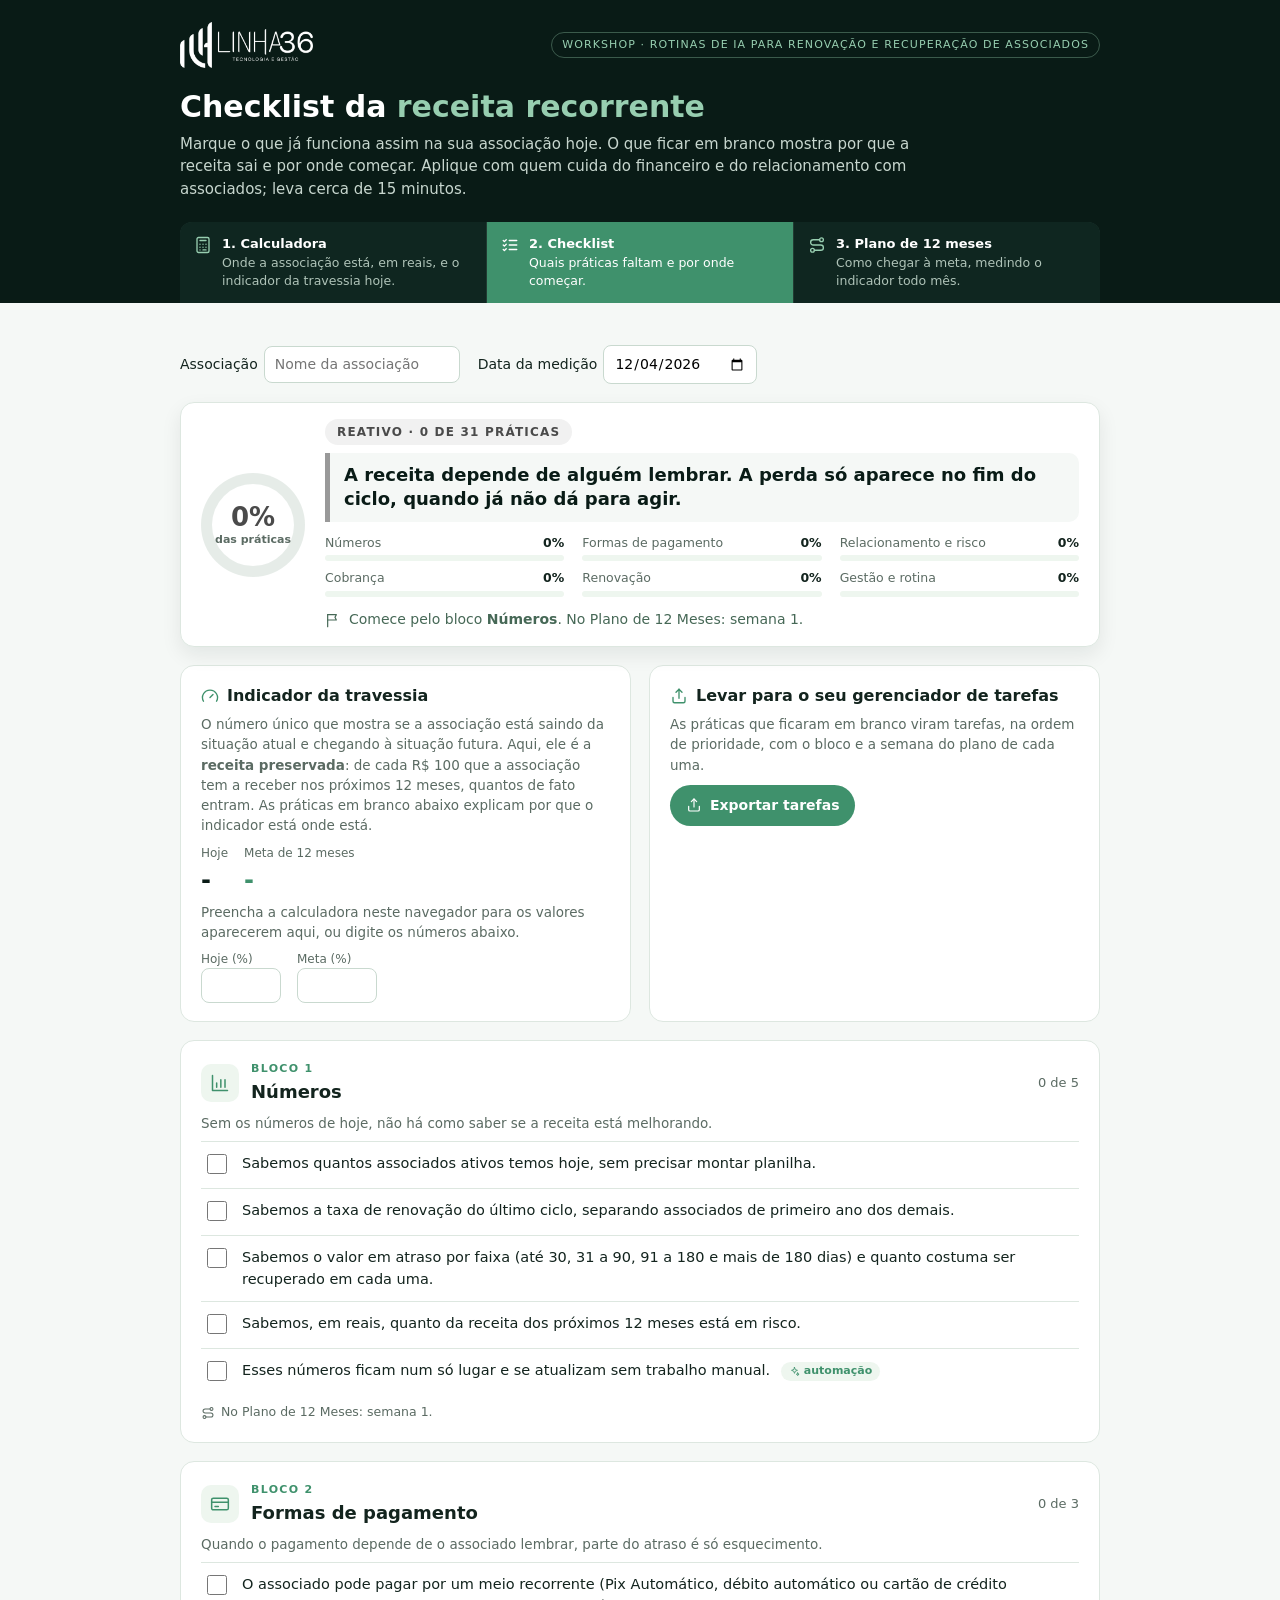
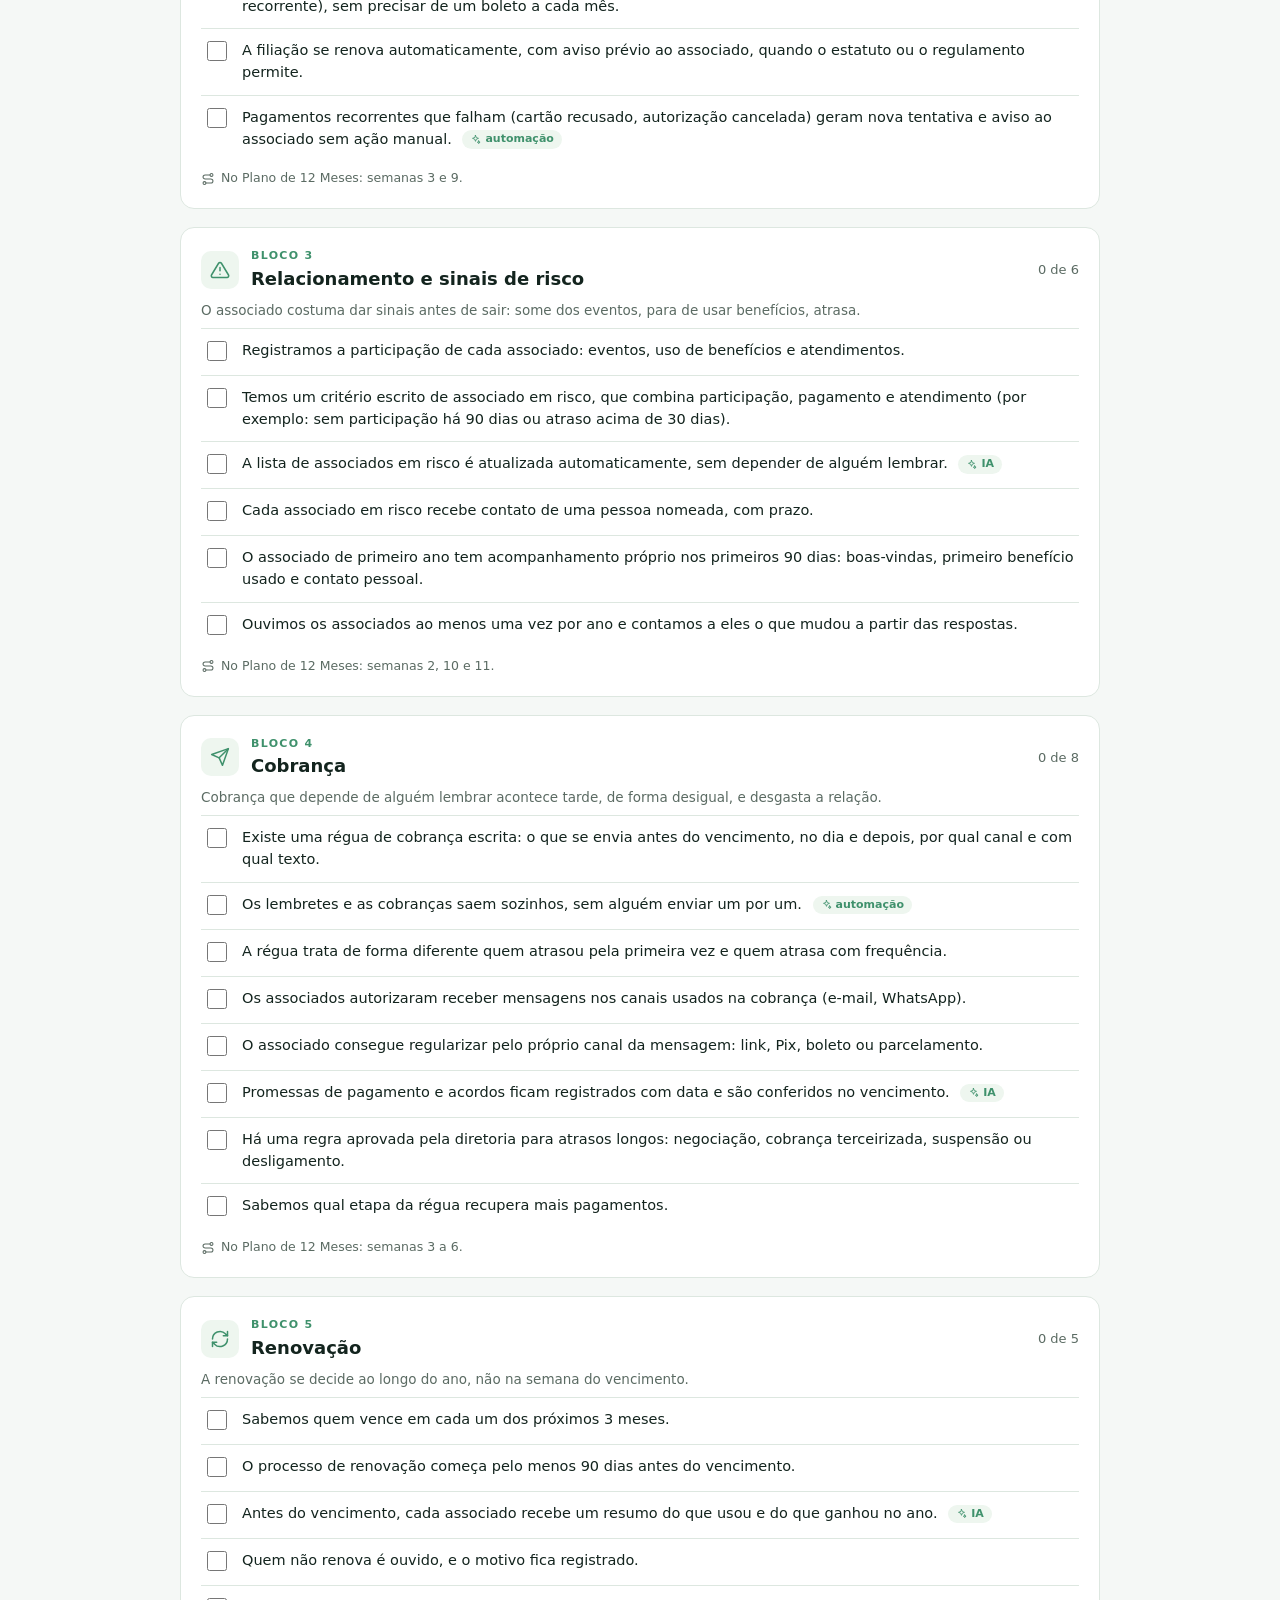
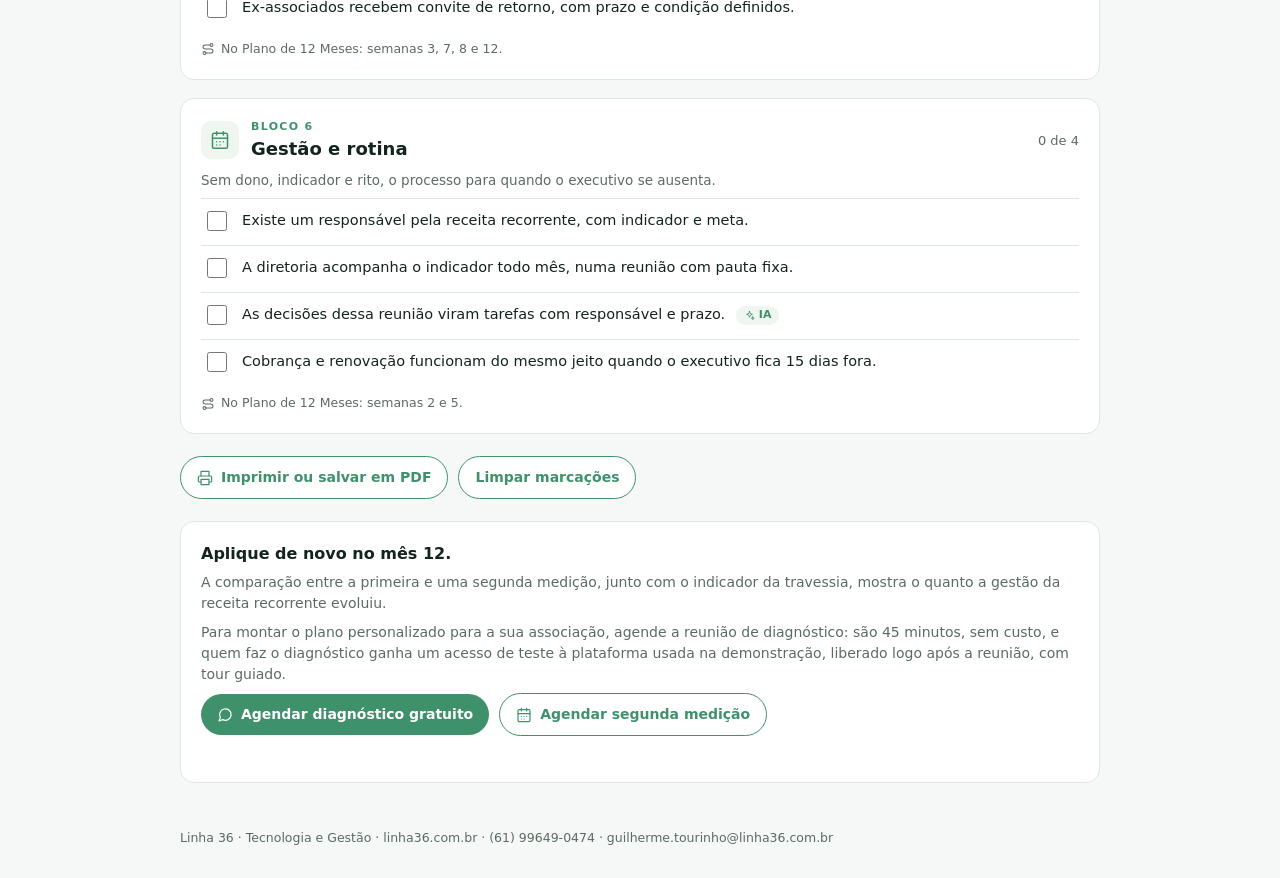
<file: assets/downloads/checklist-receita-recorrente-linha36.html>
<!DOCTYPE html>
<html lang="pt-BR">
<head>
<meta charset="UTF-8">
<meta name="viewport" content="width=device-width, initial-scale=1">
<title>Checklist da Receita Recorrente · Linha 36</title>
<style>

  :root{--preto:#091B16;--verde:#3F916C;--verde-cinza:#466856;--turquesa:#97CEB0;--branco-suave:#D6EAD7;--cinza:#999999;
        --texto:#13241E;--suave:#5B6B63;--borda:#DDE7E0;--fundo:#F5F8F6;--claro:#EEF6EF}
  *{box-sizing:border-box}
  body{margin:0;font-family:"PP Mori",Inter,"Segoe UI",system-ui,-apple-system,Roboto,Arial,sans-serif;color:var(--texto);background:var(--fundo);line-height:1.5}
  .ic{flex:none;vertical-align:middle}
  header{background:var(--preto);color:#fff;padding:22px 20px 0}
  .wrap{margin:0 auto}
  .topo{display:flex;justify-content:space-between;align-items:center;gap:16px;flex-wrap:wrap}
  .logo{height:46px;width:auto;display:block}
  .selo{font-size:11px;letter-spacing:.1em;text-transform:uppercase;color:var(--turquesa);border:1px solid rgba(151,206,176,.35);padding:4px 10px;border-radius:999px}
  h1{font-size:30px;line-height:1.15;margin:22px 0 8px;font-weight:700}
  h1 span{color:var(--turquesa)}
  header p.intro{margin:0;color:#C7D6CE;max-width:760px;font-size:15px}
  .pecas{display:grid;grid-template-columns:repeat(3,1fr);gap:1px;margin-top:22px;background:rgba(151,206,176,.18);border-radius:12px 12px 0 0;overflow:hidden}
  .peca{background:#0F2620;padding:12px 14px;display:flex;gap:10px;align-items:flex-start;font-size:12.5px;color:#AFC3B8;text-decoration:none}
  .peca b{display:block;color:#fff;font-size:13px}
  .peca .ic{color:var(--turquesa);margin-top:2px}
  .peca.atual{background:var(--verde)}
  .peca.atual b,.peca.atual{color:#fff}
  .peca.atual .ic{color:#fff}
  @media(max-width:720px){.pecas{grid-template-columns:1fr}}
  .travessia{display:flex;gap:12px;align-items:flex-start;background:#fff;border:1px solid var(--borda);border-left:4px solid var(--verde);border-radius:10px;padding:14px 16px;font-size:14px}
  .travessia .ic{color:var(--verde);margin-top:2px}
  .travessia b{color:var(--preto)}
  .btn{border:0;border-radius:999px;padding:10px 16px;font:inherit;font-size:14px;font-weight:600;cursor:pointer;text-decoration:none;display:inline-flex;align-items:center;gap:8px}
  .btn-primario{background:var(--verde);color:#fff}
  .btn-secundario{background:#fff;color:var(--verde);border:1px solid var(--verde)}
  footer{font-size:12.5px;color:var(--suave);padding:6px 20px 30px}

  main{padding:24px 20px 40px}
  .meta-dados{display:flex;flex-wrap:wrap;gap:12px 18px;margin:18px 0 0;font-size:14px;align-items:center}
  .meta-dados input{padding:7px 10px;border:1px solid #C9D9CF;border-radius:8px;font:inherit;font-size:14px;margin-left:6px}
  .resultado{background:#fff;border:1px solid var(--borda);border-radius:14px;padding:16px 20px;margin-top:18px;display:grid;grid-template-columns:auto 1fr;gap:20px;align-items:center;position:sticky;top:0;z-index:6;box-shadow:0 8px 20px rgba(9,27,22,.08)}
  @media(max-width:700px){.resultado{grid-template-columns:1fr;position:static}}
  @media(max-height:640px){.resultado{position:static}}
  .anel{width:104px;height:104px;border-radius:50%;display:flex;align-items:center;justify-content:center}
  .anel span{background:#fff;width:82px;height:82px;border-radius:50%;display:flex;flex-direction:column;align-items:center;justify-content:center;font-weight:700;font-size:26px;line-height:1}
  .anel small{font-size:11px;font-weight:600;color:var(--suave);margin-top:4px}
  .nivel{display:inline-flex;align-items:center;gap:8px;font-size:12px;letter-spacing:.1em;text-transform:uppercase;font-weight:700;border-radius:999px;padding:4px 12px}
  .sintese{font-size:18px;line-height:1.35;font-weight:600;color:var(--preto);margin:8px 0 0;padding:10px 14px;border-left:5px solid var(--cinza);background:var(--fundo);border-radius:0 10px 10px 0}
  .barras{display:grid;grid-template-columns:repeat(3,minmax(0,1fr));gap:8px 18px;margin-top:12px}
  @media(max-width:560px){.barras{grid-template-columns:repeat(2,minmax(0,1fr))}}
  .barra{font-size:12.5px;color:var(--suave);display:flex;flex-direction:column;justify-content:flex-end;min-width:0}
  .barra span{display:flex;justify-content:space-between;gap:6px}
  .barra span em{font-style:normal;white-space:nowrap;overflow:hidden;text-overflow:ellipsis}
  .barra span b{font-weight:600;color:var(--texto)}
  .barra i{display:block;height:6px;border-radius:4px;background:var(--claro);margin-top:3px;overflow:hidden}
  .barra i em{display:block;height:100%;background:var(--verde-cinza)}
  .prioridade{display:none;margin-top:12px;font-size:14px;color:var(--verde-cinza);align-items:center;gap:8px}
  .lado{display:grid;grid-template-columns:1fr 1fr;gap:18px;margin-top:18px}
  @media(max-width:760px){.lado{grid-template-columns:1fr}}
  .cartao{background:#fff;border:1px solid var(--borda);border-radius:14px;padding:18px 20px}
  .cartao h2{font-size:16px;margin:0 0 6px;display:flex;align-items:center;gap:8px}
  .cartao h2 .ic{color:var(--verde)}
  .cartao p{font-size:13.5px;color:var(--suave);margin:4px 0}
  .ind{display:flex;gap:16px;align-items:flex-end;margin-top:8px;flex-wrap:wrap}
  .ind div{font-size:12px;color:var(--suave)}
  .ind b{display:block;font-size:24px;color:var(--preto)}
  .ind b.meta{color:var(--verde)}
  .ind input{width:80px;padding:6px 8px;border:1px solid #C9D9CF;border-radius:8px;font:inherit;font-size:14px}
  .exportar{position:relative;margin-top:10px}
  .exportar summary{list-style:none;cursor:pointer}
  .exportar summary::-webkit-details-marker{display:none}
  .menu{position:absolute;z-index:5;margin-top:6px;background:#fff;border:1px solid var(--borda);border-radius:12px;box-shadow:0 10px 24px rgba(9,27,22,.12);padding:6px;min-width:300px}
  .menu button{display:flex;gap:10px;align-items:flex-start;width:100%;text-align:left;background:none;border:0;padding:9px 10px;border-radius:8px;font:inherit;font-size:13.5px;cursor:pointer;color:var(--texto)}
  .menu button:hover{background:var(--claro)}
  .menu button small{display:block;color:var(--suave);font-size:12px}
  .menu .ic{color:var(--verde);margin-top:2px}
  .feito{font-size:13px;color:var(--verde);margin-top:8px;min-height:18px}
  .bloco{background:#fff;border:1px solid var(--borda);border-radius:14px;padding:20px;margin-top:18px}
  .bloco-topo{display:flex;justify-content:space-between;gap:12px;align-items:center;flex-wrap:wrap}
  .bloco-titulo{display:flex;gap:12px;align-items:center}
  .sec-ic{width:38px;height:38px;border-radius:10px;background:var(--claro);color:var(--verde);display:flex;align-items:center;justify-content:center;flex:none}
  .bloco h2{font-size:18px;margin:0}
  .num-bloco{font-size:11px;letter-spacing:.12em;text-transform:uppercase;color:var(--verde);font-weight:700}
  .contagem{font-size:13px;color:var(--suave);white-space:nowrap}
  .desc{font-size:13.5px;color:var(--suave);margin:8px 0 8px}
  ul.itens{list-style:none;margin:0;padding:0}
  ul.itens li{border-top:1px solid var(--borda)}
  ul.itens label{display:flex;gap:12px;padding:11px 2px;cursor:pointer;font-size:14.5px;align-items:flex-start}
  ul.itens input{width:20px;height:20px;margin-top:1px;accent-color:var(--verde);flex:none}
  ul.itens input:checked + span{color:var(--suave)}
  .tag{display:inline-flex;align-items:center;gap:4px;font-size:11px;font-weight:600;color:var(--verde);background:var(--claro);border-radius:999px;padding:1px 8px;margin-left:6px;white-space:nowrap;vertical-align:middle}
  .plano{display:flex;align-items:center;gap:6px;font-size:12.5px;color:var(--suave);margin-top:8px}
  .acoes{display:flex;flex-wrap:wrap;gap:10px;margin-top:22px}
  .prompt{background:var(--preto);color:#fff;border-radius:14px;padding:22px;margin-top:22px}
  .prompt h2{display:flex;align-items:center;gap:8px;font-size:18px;margin:0}
  .prompt h2 .ic{color:var(--turquesa)}
  .prompt p{color:#C7D6CE;font-size:14px;margin:6px 0 12px}
  .prompt pre{white-space:pre-wrap;font-family:inherit;font-size:13.5px;line-height:1.5;background:rgba(255,255,255,.06);border:1px solid rgba(151,206,176,.3);border-radius:10px;padding:14px 16px;margin:0;color:#E9F1EC;max-height:320px;overflow:auto}
  .btn-claro{background:rgba(255,255,255,.1);color:#fff;border:1px solid rgba(255,255,255,.25)}
  .cta{background:#fff;border:1px solid var(--borda);border-radius:14px;padding:20px;margin-top:22px}
  .cta b{font-size:16px}
  .cta p{font-size:14px;color:var(--suave);margin:6px 0 8px}
  .cta .acoes{align-items:center}
  @media print{
    body{background:#fff} header,.resultado,.anel{-webkit-print-color-adjust:exact;print-color-adjust:exact}
    .acoes,.exportar,.prompt,.cta .btn{display:none!important} .bloco{break-inside:avoid}
  }
</style>
</head>
<body>
<header><div class="wrap" style="max-width:920px">
  <div class="topo"><img class="logo" src="[data-uri]" alt="Linha 36 Tecnologia e Gestão"><span class="selo">Workshop · Rotinas de IA para renovação e recuperação de associados</span></div>
  <h1>Checklist da <span>receita recorrente</span></h1>
  <p class="intro">Marque o que já funciona assim na sua associação hoje. O que ficar em branco mostra por que a receita sai e por onde começar. Aplique com quem cuida do financeiro e do relacionamento com associados; leva cerca de 15 minutos.</p>
  <div class="pecas"><div class="peca"><svg class="ic" width="18" height="18" viewBox="0 0 24 24" fill="none" stroke="currentColor" stroke-width="1.8" stroke-linecap="round" stroke-linejoin="round" aria-hidden="true"><rect x="4" y="2" width="16" height="20" rx="2"/><path d="M8 6h8"/><path d="M8 11h.01M12 11h.01M16 11h.01M8 15h.01M12 15h.01M16 15h.01M8 18.5h.01M12 18.5h4"/></svg><div><b>1. Calculadora</b>Onde a associação está, em reais, e o indicador da travessia hoje.</div></div><div class="peca atual"><svg class="ic" width="18" height="18" viewBox="0 0 24 24" fill="none" stroke="currentColor" stroke-width="1.8" stroke-linecap="round" stroke-linejoin="round" aria-hidden="true"><path d="M11 6h10M11 12h10M11 18h10"/><path d="M3 6l1.5 1.5L7 5"/><path d="M3 12l1.5 1.5L7 11"/><path d="M3 18l1.5 1.5L7 17"/></svg><div><b>2. Checklist</b>Quais práticas faltam e por onde começar.</div></div><div class="peca"><svg class="ic" width="18" height="18" viewBox="0 0 24 24" fill="none" stroke="currentColor" stroke-width="1.8" stroke-linecap="round" stroke-linejoin="round" aria-hidden="true"><circle cx="6" cy="19" r="2.5"/><circle cx="18" cy="5" r="2.5"/><path d="M8.5 19H17a3.5 3.5 0 0 0 0-7H7a3.5 3.5 0 0 1 0-7h8.5"/></svg><div><b>3. Plano de 12 meses</b>Como chegar à meta, medindo o indicador todo mês.</div></div></div>
</div></header>
<main>
<div class="wrap" style="max-width:920px">
  <div class="meta-dados">
    <label>Associação<input type="text" id="assoc" placeholder="Nome da associação"></label>
    <label>Data da medição<input type="date" id="data"></label>
  </div>

  <section class="resultado" aria-live="polite">
    <div class="anel" id="anel"><span><em id="pct" style="font-style:normal">0%</em><small>das práticas</small></span></div>
    <div>
      <span class="nivel" id="nivel">-</span>
      <p class="sintese" id="sintese">-</p>
      <div class="barras" id="barras"></div>
      <div class="prioridade" id="prioridade"></div>
    </div>
  </section>

  <div class="lado">
    <section class="cartao">
      <h2><svg class="ic" width="18" height="18" viewBox="0 0 24 24" fill="none" stroke="currentColor" stroke-width="1.8" stroke-linecap="round" stroke-linejoin="round" aria-hidden="true"><path d="M12 14l4-4"/><path d="M3.3 19a10 10 0 1 1 17.4 0"/></svg> Indicador da travessia</h2>
      <p>O número único que mostra se a associação está saindo da situação atual e chegando à situação futura. Aqui, ele é a <b>receita preservada</b>: de cada R$ 100 que a associação tem a receber nos próximos 12 meses, quantos de fato entram. As práticas em branco abaixo explicam por que o indicador está onde está.</p>
      <div class="ind">
        <div>Hoje<b id="ind_hoje">-</b></div>
        <div>Meta de 12 meses<b class="meta" id="ind_meta">-</b></div>
      </div>
      <p id="ind_fonte"></p>
      <div id="ind_manual" style="display:none" class="ind">
        <div>Hoje (%)<br><input type="number" id="m_hoje" min="0" max="100" step="0.1"></div>
        <div>Meta (%)<br><input type="number" id="m_meta" min="0" max="100" step="0.1"></div>
      </div>
    </section>
    <section class="cartao">
      <h2><svg class="ic" width="18" height="18" viewBox="0 0 24 24" fill="none" stroke="currentColor" stroke-width="1.8" stroke-linecap="round" stroke-linejoin="round" aria-hidden="true"><path d="M12 3v12"/><path d="M8 7l4-4 4 4"/><path d="M4 14v5a2 2 0 0 0 2 2h12a2 2 0 0 0 2-2v-5"/></svg> Levar para o seu gerenciador de tarefas</h2>
      <p>As práticas que ficaram em branco viram tarefas, na ordem de prioridade, com o bloco e a semana do plano de cada uma.</p>
      <details class="exportar" id="exportar">
        <summary class="btn btn-primario"><svg class="ic" width="16" height="16" viewBox="0 0 24 24" fill="none" stroke="currentColor" stroke-width="1.8" stroke-linecap="round" stroke-linejoin="round" aria-hidden="true"><path d="M12 3v12"/><path d="M8 7l4-4 4 4"/><path d="M4 14v5a2 2 0 0 0 2 2h12a2 2 0 0 0 2-2v-5"/></svg> Exportar tarefas</summary>
        <div class="menu">
          <button type="button" data-acao="lista"><svg class="ic" width="16" height="16" viewBox="0 0 24 24" fill="none" stroke="currentColor" stroke-width="1.8" stroke-linecap="round" stroke-linejoin="round" aria-hidden="true"><rect x="9" y="9" width="13" height="13" rx="2"/><path d="M5 15H4a2 2 0 0 1-2-2V4a2 2 0 0 1 2-2h9a2 2 0 0 1 2 2v1"/></svg><span>Copiar lista<small>Trello, Todoist e outros: cole no campo de nova tarefa ou de novo cartão; cada linha vira um item.</small></span></button>
          <button type="button" data-acao="notion"><svg class="ic" width="16" height="16" viewBox="0 0 24 24" fill="none" stroke="currentColor" stroke-width="1.8" stroke-linecap="round" stroke-linejoin="round" aria-hidden="true"><rect x="9" y="9" width="13" height="13" rx="2"/><path d="M5 15H4a2 2 0 0 1-2-2V4a2 2 0 0 1 2-2h9a2 2 0 0 1 2 2v1"/></svg><span>Copiar para o Notion<small>Cole numa página: cada prática vira uma caixa de seleção, agrupada por bloco.</small></span></button>
          <button type="button" data-acao="todoist"><svg class="ic" width="16" height="16" viewBox="0 0 24 24" fill="none" stroke="currentColor" stroke-width="1.8" stroke-linecap="round" stroke-linejoin="round" aria-hidden="true"><path d="M21 15v4a2 2 0 0 1-2 2H5a2 2 0 0 1-2-2v-4"/><path d="M7 10l5 5 5-5"/><path d="M12 15V3"/></svg><span>Baixar CSV para o Todoist<small>No projeto, use "Importar de CSV".</small></span></button>
          <button type="button" data-acao="csv"><svg class="ic" width="16" height="16" viewBox="0 0 24 24" fill="none" stroke="currentColor" stroke-width="1.8" stroke-linecap="round" stroke-linejoin="round" aria-hidden="true"><path d="M21 15v4a2 2 0 0 1-2 2H5a2 2 0 0 1-2-2v-4"/><path d="M7 10l5 5 5-5"/><path d="M12 15V3"/></svg><span>Baixar planilha CSV<small>Para Notion, Asana, ClickUp, Excel e outros que importam CSV.</small></span></button>
        </div>
      </details>
      <div class="feito" id="feito"></div>
    </section>
  </div>

  <div id="blocos"></div>

  <div class="acoes">
    <button class="btn btn-secundario" type="button" onclick="window.print()"><svg class="ic" width="16" height="16" viewBox="0 0 24 24" fill="none" stroke="currentColor" stroke-width="1.8" stroke-linecap="round" stroke-linejoin="round" aria-hidden="true"><path d="M6 9V2h12v7"/><path d="M6 18H4a2 2 0 0 1-2-2v-5a2 2 0 0 1 2-2h16a2 2 0 0 1 2 2v5a2 2 0 0 1-2 2h-2"/><rect x="6" y="14" width="12" height="8"/></svg> Imprimir ou salvar em PDF</button>
    <button class="btn btn-secundario" type="button" id="limpar">Limpar marcações</button>
  </div>


  <section class="cta">
    <b>Aplique de novo no mês 12.</b>
    <p>A comparação entre a primeira e uma segunda medição, junto com o indicador da travessia, mostra o quanto a gestão da receita recorrente evoluiu.</p>
    <p>Para montar o plano personalizado para a sua associação, agende a reunião de diagnóstico: são 45 minutos, sem custo, e quem faz o diagnóstico ganha um acesso de teste à plataforma usada na demonstração, liberado logo após a reunião, com tour guiado.</p>
    <div class="acoes" style="margin-top:4px">
      <a class="btn btn-primario" id="agendar" target="_blank" rel="noopener" href="#"><svg class="ic" width="16" height="16" viewBox="0 0 24 24" fill="none" stroke="currentColor" stroke-width="1.8" stroke-linecap="round" stroke-linejoin="round" aria-hidden="true"><path d="M21 11.5a8.4 8.4 0 0 1-12.4 7.4L3 21l2.1-5.6A8.5 8.5 0 1 1 21 11.5z"/></svg> Agendar diagnóstico gratuito</a>
      <details class="exportar" id="agenda" style="margin-top:0">
        <summary class="btn btn-secundario"><svg class="ic" width="16" height="16" viewBox="0 0 24 24" fill="none" stroke="currentColor" stroke-width="1.8" stroke-linecap="round" stroke-linejoin="round" aria-hidden="true"><rect x="3" y="4" width="18" height="18" rx="2"/><path d="M16 2v4M8 2v4M3 10h18"/><path d="M8 14h.01M12 14h.01M16 14h.01M8 18h.01M12 18h.01"/></svg> Agendar segunda medição</summary>
        <div class="menu" style="bottom:100%;margin-bottom:6px">
          <button type="button" data-cal="google"><svg class="ic" width="16" height="16" viewBox="0 0 24 24" fill="none" stroke="currentColor" stroke-width="1.8" stroke-linecap="round" stroke-linejoin="round" aria-hidden="true"><rect x="3" y="4" width="18" height="18" rx="2"/><path d="M16 2v4M8 2v4M3 10h18"/><path d="M8 14h.01M12 14h.01M16 14h.01M8 18h.01M12 18h.01"/></svg><span>Google Agenda</span></button>
          <button type="button" data-cal="office"><svg class="ic" width="16" height="16" viewBox="0 0 24 24" fill="none" stroke="currentColor" stroke-width="1.8" stroke-linecap="round" stroke-linejoin="round" aria-hidden="true"><rect x="3" y="4" width="18" height="18" rx="2"/><path d="M16 2v4M8 2v4M3 10h18"/><path d="M8 14h.01M12 14h.01M16 14h.01M8 18h.01M12 18h.01"/></svg><span>Outlook (Microsoft 365)</span></button>
          <button type="button" data-cal="outlook"><svg class="ic" width="16" height="16" viewBox="0 0 24 24" fill="none" stroke="currentColor" stroke-width="1.8" stroke-linecap="round" stroke-linejoin="round" aria-hidden="true"><rect x="3" y="4" width="18" height="18" rx="2"/><path d="M16 2v4M8 2v4M3 10h18"/><path d="M8 14h.01M12 14h.01M16 14h.01M8 18h.01M12 18h.01"/></svg><span>Outlook.com</span></button>
          <button type="button" data-cal="ics"><svg class="ic" width="16" height="16" viewBox="0 0 24 24" fill="none" stroke="currentColor" stroke-width="1.8" stroke-linecap="round" stroke-linejoin="round" aria-hidden="true"><path d="M21 15v4a2 2 0 0 1-2 2H5a2 2 0 0 1-2-2v-4"/><path d="M7 10l5 5 5-5"/><path d="M12 15V3"/></svg><span>Baixar arquivo .ics<small>Apple Calendário e outras agendas.</small></span></button>
        </div>
      </details>
    </div>
    <div class="feito" id="feito_agenda"></div>
  </section>
</div>
</main>
<footer><div class="wrap" style="max-width:920px">Linha 36 · Tecnologia e Gestão · linha36.com.br · (61) 99649-0474 · guilherme.tourinho@linha36.com.br</div></footer>

<script>
(function(){
  var IC = {chart:'<svg class="ic" width="20" height="20" viewBox="0 0 24 24" fill="none" stroke="currentColor" stroke-width="1.8" stroke-linecap="round" stroke-linejoin="round" aria-hidden="true"><path d="M3 3v18h18"/><path d="M8 17v-5M13 17V8M18 17v-9"/></svg>', card:'<svg class="ic" width="20" height="20" viewBox="0 0 24 24" fill="none" stroke="currentColor" stroke-width="1.8" stroke-linecap="round" stroke-linejoin="round" aria-hidden="true"><rect x="2" y="5" width="20" height="14" rx="2"/><path d="M2 10h20M6 15h4"/></svg>', alert:'<svg class="ic" width="20" height="20" viewBox="0 0 24 24" fill="none" stroke="currentColor" stroke-width="1.8" stroke-linecap="round" stroke-linejoin="round" aria-hidden="true"><path d="M10.3 3.9L1.8 18a2 2 0 0 0 1.7 3h17a2 2 0 0 0 1.7-3L13.7 3.9a2 2 0 0 0-3.4 0z"/><path d="M12 9v4M12 17h.01"/></svg>', send:'<svg class="ic" width="20" height="20" viewBox="0 0 24 24" fill="none" stroke="currentColor" stroke-width="1.8" stroke-linecap="round" stroke-linejoin="round" aria-hidden="true"><path d="M22 2L11 13"/><path d="M22 2l-7 20-4-9-9-4 20-7z"/></svg>', renew:'<svg class="ic" width="20" height="20" viewBox="0 0 24 24" fill="none" stroke="currentColor" stroke-width="1.8" stroke-linecap="round" stroke-linejoin="round" aria-hidden="true"><path d="M21 12a9 9 0 0 1-15.5 6.2L3 16"/><path d="M3 12a9 9 0 0 1 15.5-6.2L21 8"/><path d="M21 3v5h-5"/><path d="M3 21v-5h5"/></svg>', calendar:'<svg class="ic" width="20" height="20" viewBox="0 0 24 24" fill="none" stroke="currentColor" stroke-width="1.8" stroke-linecap="round" stroke-linejoin="round" aria-hidden="true"><rect x="3" y="4" width="18" height="18" rx="2"/><path d="M16 2v4M8 2v4M3 10h18"/><path d="M8 14h.01M12 14h.01M16 14h.01M8 18h.01M12 18h.01"/></svg>', spark:'<svg class="ic" width="11" height="11" viewBox="0 0 24 24" fill="none" stroke="currentColor" stroke-width="1.8" stroke-linecap="round" stroke-linejoin="round" aria-hidden="true"><path d="M12 3l1.8 4.7 4.7 1.8-4.7 1.8L12 16l-1.8-4.7L5.5 9.5l4.7-1.8z"/><path d="M19 15l.8 2.2 2.2.8-2.2.8L19 21l-.8-2.2-2.2-.8 2.2-.8z"/></svg>', route:'<svg class="ic" width="14" height="14" viewBox="0 0 24 24" fill="none" stroke="currentColor" stroke-width="1.8" stroke-linecap="round" stroke-linejoin="round" aria-hidden="true"><circle cx="6" cy="19" r="2.5"/><circle cx="18" cy="5" r="2.5"/><path d="M8.5 19H17a3.5 3.5 0 0 0 0-7H7a3.5 3.5 0 0 1 0-7h8.5"/></svg>', flag:'<svg class="ic" width="16" height="16" viewBox="0 0 24 24" fill="none" stroke="currentColor" stroke-width="1.8" stroke-linecap="round" stroke-linejoin="round" aria-hidden="true"><path d="M4 22V4"/><path d="M4 4h13l-2 4 2 4H4"/></svg>'};
  var blocos = [
    {t:"Números", ic:"chart", d:"Sem os números de hoje, não há como saber se a receita está melhorando.", sem:"semana 1", itens:[
      ["Sabemos quantos associados ativos temos hoje, sem precisar montar planilha.", "", "Ter a contagem de associados ativos sempre disponível, sem montar planilha"],
      ["Sabemos a taxa de renovação do último ciclo, separando associados de primeiro ano dos demais.", "", "Calcular a taxa de renovação do último ciclo, separando primeiro ano dos demais"],
      ["Sabemos o valor em atraso por faixa (até 30, 31 a 90, 91 a 180 e mais de 180 dias) e quanto costuma ser recuperado em cada uma.", "", "Levantar o valor em atraso por faixa e quanto se recupera em cada uma"],
      ["Sabemos, em reais, quanto da receita dos próximos 12 meses está em risco.", "", "Calcular em reais a receita em risco dos próximos 12 meses"],
      ["Esses números ficam num só lugar e se atualizam sem trabalho manual.", "automação", "Reunir os números num só lugar, com atualização automática"]
    ]},
    {t:"Formas de pagamento", ic:"card", d:"Quando o pagamento depende de o associado lembrar, parte do atraso é só esquecimento.", sem:"semanas 3 e 9", itens:[
      ["O associado pode pagar por um meio recorrente (Pix Automático, débito automático ou cartão de crédito recorrente), sem precisar de um boleto a cada mês.", "", "Oferecer pagamento recorrente (Pix Automático, débito automático ou cartão recorrente)"],
      ["A filiação se renova automaticamente, com aviso prévio ao associado, quando o estatuto ou o regulamento permite.", "", "Avaliar a renovação automática da filiação, com aviso prévio, conforme o estatuto"],
      ["Pagamentos recorrentes que falham (cartão recusado, autorização cancelada) geram nova tentativa e aviso ao associado sem ação manual.", "automação", "Automatizar nova tentativa e aviso quando o pagamento recorrente falhar"]
    ]},
    {t:"Relacionamento e sinais de risco", curto:"Relacionamento e risco", ic:"alert", d:"O associado costuma dar sinais antes de sair: some dos eventos, para de usar benefícios, atrasa.", sem:"semanas 2, 10 e 11", itens:[
      ["Registramos a participação de cada associado: eventos, uso de benefícios e atendimentos.", "", "Registrar a participação de cada associado (eventos, benefícios e atendimentos)"],
      ["Temos um critério escrito de associado em risco, que combina participação, pagamento e atendimento (por exemplo: sem participação há 90 dias ou atraso acima de 30 dias).", "", "Escrever o critério de associado em risco (participação, pagamento e atendimento)"],
      ["A lista de associados em risco é atualizada automaticamente, sem depender de alguém lembrar.", "IA", "Automatizar a lista de associados em risco"],
      ["Cada associado em risco recebe contato de uma pessoa nomeada, com prazo.", "", "Nomear responsável e prazo de contato para cada associado em risco"],
      ["O associado de primeiro ano tem acompanhamento próprio nos primeiros 90 dias: boas-vindas, primeiro benefício usado e contato pessoal.", "", "Criar o acompanhamento dos primeiros 90 dias do associado novo"],
      ["Ouvimos os associados ao menos uma vez por ano e contamos a eles o que mudou a partir das respostas.", "", "Ouvir os associados uma vez por ano e comunicar o que mudou"]
    ]},
    {t:"Cobrança", ic:"send", d:"Cobrança que depende de alguém lembrar acontece tarde, de forma desigual, e desgasta a relação.", sem:"semanas 3 a 6", itens:[
      ["Existe uma régua de cobrança escrita: o que se envia antes do vencimento, no dia e depois, por qual canal e com qual texto.", "", "Escrever a régua de cobrança (etapas, canais e textos)"],
      ["Os lembretes e as cobranças saem sozinhos, sem alguém enviar um por um.", "automação", "Automatizar o envio de lembretes e cobranças"],
      ["A régua trata de forma diferente quem atrasou pela primeira vez e quem atrasa com frequência.", "", "Separar na régua quem atrasou pela primeira vez de quem atrasa com frequência"],
      ["Os associados autorizaram receber mensagens nos canais usados na cobrança (e-mail, WhatsApp).", "", "Obter a autorização dos associados para os canais usados na cobrança"],
      ["O associado consegue regularizar pelo próprio canal da mensagem: link, Pix, boleto ou parcelamento.", "", "Permitir regularizar pelo próprio canal da mensagem (link, Pix, boleto ou parcelamento)"],
      ["Promessas de pagamento e acordos ficam registrados com data e são conferidos no vencimento.", "IA", "Registrar promessas de pagamento e acordos, com conferência no vencimento"],
      ["Há uma regra aprovada pela diretoria para atrasos longos: negociação, cobrança terceirizada, suspensão ou desligamento.", "", "Aprovar na diretoria a regra para atrasos longos"],
      ["Sabemos qual etapa da régua recupera mais pagamentos.", "", "Medir quanto cada etapa da régua recupera"]
    ]},
    {t:"Renovação", ic:"renew", d:"A renovação se decide ao longo do ano, não na semana do vencimento.", sem:"semanas 3, 7, 8 e 12", itens:[
      ["Sabemos quem vence em cada um dos próximos 3 meses.", "", "Listar quem vence em cada um dos próximos 3 meses"],
      ["O processo de renovação começa pelo menos 90 dias antes do vencimento.", "", "Iniciar a renovação 90 dias antes do vencimento"],
      ["Antes do vencimento, cada associado recebe um resumo do que usou e do que ganhou no ano.", "IA", "Enviar a cada associado, antes do vencimento, um resumo do que usou e ganhou no ano"],
      ["Quem não renova é ouvido, e o motivo fica registrado.", "", "Ouvir quem não renova e registrar o motivo"],
      ["Ex-associados recebem convite de retorno, com prazo e condição definidos.", "", "Criar o convite de retorno para ex-associados, com prazo e condição"]
    ]},
    {t:"Gestão e rotina", ic:"calendar", d:"Sem dono, indicador e rito, o processo para quando o executivo se ausenta.", sem:"semanas 2 e 5", itens:[
      ["Existe um responsável pela receita recorrente, com indicador e meta.", "", "Nomear o responsável pela receita recorrente, com indicador e meta"],
      ["A diretoria acompanha o indicador todo mês, numa reunião com pauta fixa.", "", "Levar o indicador à diretoria todo mês, em reunião com pauta fixa"],
      ["As decisões dessa reunião viram tarefas com responsável e prazo.", "IA", "Transformar as decisões da reunião mensal em tarefas com responsável e prazo"],
      ["Cobrança e renovação funcionam do mesmo jeito quando o executivo fica 15 dias fora.", "", "Testar a rotina com o executivo 15 dias fora"]
    ]}
  ];
  var niveis = [
    {lim:0,  nome:"Reativo", cor:"#999999", fundo:"#F1F1F1", texto:"#4A4A4A", frase:"A receita depende de alguém lembrar. A perda só aparece no fim do ciclo, quando já não dá para agir."},
    {lim:40, nome:"Em estruturação", cor:"#97CEB0", fundo:"#E8F5EE", texto:"#2F6B50", frase:"Parte do processo existe, mas ainda depende de esforço manual e da presença do executivo."},
    {lim:75, nome:"Gerido", cor:"#3F916C", fundo:"#E3F1E9", texto:"#24573F", frase:"Cobrança e renovação seguem uma rotina medida. O próximo passo é aumentar o valor que o associado percebe."}
  ];

  var chave = "linha36_checklist_v2";
  var est = {};
  try { est = JSON.parse(localStorage.getItem(chave)) || {}; } catch(e) { est = {}; }
  est.m = est.m || {};
  function el(id){ return document.getElementById(id); }
  function salvar(){ try { localStorage.setItem(chave, JSON.stringify(est)); } catch(e) {} }

  var html = "";
  blocos.forEach(function(b, i){
    html += '<section class="bloco"><div class="bloco-topo"><div class="bloco-titulo"><div class="sec-ic">' + IC[b.ic] + '</div><div><div class="num-bloco">Bloco ' + (i+1) + '</div><h2>' + b.t + '</h2></div></div><div class="contagem" id="c' + i + '"></div></div>';
    html += '<p class="desc">' + b.d + '</p><ul class="itens">';
    b.itens.forEach(function(it, j){
      var id = "i" + i + "_" + j;
      html += '<li><label><input type="checkbox" id="' + id + '"' + (est.m[id] ? " checked" : "") + '><span>' + it[0] + (it[1] ? ' <span class="tag">' + IC.spark + ' ' + it[1] + '</span>' : '') + '</span></label></li>';
    });
    html += '</ul><div class="plano">' + IC.route + ' No Plano de 12 Meses: ' + b.sem + '.</div></section>';
  });
  el("blocos").innerHTML = html;

  el("assoc").value = est.assoc || "";
  el("data").value = est.data || new Date().toISOString().slice(0,10);
  el("assoc").addEventListener("input", function(){ est.assoc = el("assoc").value; salvar(); });
  el("data").addEventListener("input", function(){ est.data = el("data").value; salvar(); });
  document.querySelectorAll("ul.itens input").forEach(function(cb){
    cb.addEventListener("change", function(){ est.m[cb.id] = cb.checked; salvar(); atualizar(); });
  });
  el("limpar").addEventListener("click", function(){
    if (window.confirm("Limpar todas as marcações?")) {
      est.m = {}; document.querySelectorAll("ul.itens input").forEach(function(cb){ cb.checked = false; }); salvar(); atualizar();
    }
  });

  // Indicador da travessia: lê o resultado da calculadora, se houver
  var pctf = function(x){ return (x*100).toLocaleString("pt-BR",{maximumFractionDigits:1}) + "%"; };
  var calc = null;
  try { calc = JSON.parse(localStorage.getItem("linha36_resultado")); } catch(e) { calc = null; }
  function mostrarIndicador(){
    if (calc && typeof calc.preservada === "number") {
      el("ind_hoje").textContent = pctf(calc.preservada);
      el("ind_meta").textContent = pctf(calc.meta);
      var d = calc.data ? calc.data.split("-").reverse().join("/") : "";
      el("ind_fonte").textContent = "Valores da Calculadora da Receita em Risco" + (d ? ", preenchida em " + d : "") + ".";
    } else {
      el("ind_fonte").textContent = "Preencha a calculadora neste navegador para os valores aparecerem aqui, ou digite os números abaixo.";
      el("ind_manual").style.display = "flex";
      el("m_hoje").value = est.ind_hoje || ""; el("m_meta").value = est.ind_meta || "";
      function upd(){ est.ind_hoje = el("m_hoje").value; est.ind_meta = el("m_meta").value; salvar();
        el("ind_hoje").textContent = est.ind_hoje ? String(est.ind_hoje).replace(".", ",") + "%" : "-";
        el("ind_meta").textContent = est.ind_meta ? String(est.ind_meta).replace(".", ",") + "%" : "-"; }
      el("m_hoje").addEventListener("input", upd); el("m_meta").addEventListener("input", upd); upd();
    }
  }
  mostrarIndicador();

  var ordem = [];
  function atualizar(){
    var total = 0, marc = 0, barras = "", stats = [];
    blocos.forEach(function(b, i){
      var t = b.itens.length, m = 0;
      b.itens.forEach(function(_, j){ if (el("i" + i + "_" + j).checked) m++; });
      total += t; marc += m;
      var p = m / t;
      stats.push({i:i, p:p});
      el("c" + i).textContent = m + " de " + t;
      barras += '<div class="barra" title="' + b.t + '"><span><em>' + (b.curto || b.t) + '</em><b>' + Math.round(p*100) + '%</b></span><i><em style="width:' + (p*100) + '%"></em></i></div>';
    });
    var p = marc / total, pc = Math.round(p*100);
    var nv = niveis[0]; niveis.forEach(function(n){ if (pc >= n.lim) nv = n; });
    el("pct").textContent = pc + "%";
    el("pct").style.color = nv.texto;
    el("anel").style.background = "conic-gradient(" + nv.cor + " " + (p*360) + "deg, #E6ECE8 0)";
    el("nivel").textContent = nv.nome + " · " + marc + " de " + total + " práticas";
    el("nivel").style.background = nv.fundo; el("nivel").style.color = nv.texto;
    el("sintese").textContent = nv.frase;
    el("sintese").style.borderLeftColor = nv.cor;
    el("barras").innerHTML = barras;
    stats.sort(function(a,b){ return a.p - b.p || a.i - b.i; });
    ordem = stats.map(function(s){ return s.i; });
    var pior = stats[0];
    if (pior && pior.p < 1) {
      el("prioridade").style.display = "flex";
      el("prioridade").innerHTML = IC.flag + "<span>Comece pelo bloco <b>" + blocos[pior.i].t + "</b>. No Plano de 12 Meses: " + blocos[pior.i].sem + ".</span>";
    } else { el("prioridade").style.display = "none"; }
  }

  // Exportação
  function pendentes(){
    var out = [];
    ordem.forEach(function(i, rank){
      blocos[i].itens.forEach(function(it, j){
        if (!el("i" + i + "_" + j).checked) out.push({bloco:blocos[i].t, sem:blocos[i].sem, tarefa:it[2], prio: rank === 0 ? 1 : (rank === 1 ? 2 : 3)});
      });
    });
    return out;
  }
  function q(s){ return '"' + String(s).replace(/"/g, '""') + '"'; }
  function baixar(nome, conteudo){
    var blob = new Blob([conteudo], {type:"text/csv;charset=utf-8"});
    var a = document.createElement("a"); a.href = URL.createObjectURL(blob); a.download = nome;
    document.body.appendChild(a); a.click(); setTimeout(function(){ URL.revokeObjectURL(a.href); a.remove(); }, 500);
  }
  function copiar(texto, alvo, msg){
    function ok(){ el(alvo).textContent = msg; setTimeout(function(){ el(alvo).textContent = ""; }, 3500); }
    function alt(){ var t = document.createElement("textarea"); t.value = texto; document.body.appendChild(t); t.select(); try { document.execCommand("copy"); ok(); } catch(e) {} document.body.removeChild(t); }
    if (navigator.clipboard && navigator.clipboard.writeText) { navigator.clipboard.writeText(texto).then(ok, alt); } else { alt(); }
  }
  document.querySelectorAll("#exportar .menu button").forEach(function(bt){
    bt.addEventListener("click", function(){
      var p = pendentes(), acao = bt.getAttribute("data-acao");
      el("exportar").open = false;
      if (!p.length) { el("feito").textContent = "Todas as práticas estão marcadas: não há tarefas a exportar."; return; }
      var nomeAssoc = (est.assoc || "associação").trim();
      if (acao === "lista") {
        copiar(p.map(function(x){ return x.tarefa + " (" + x.bloco + "; plano: " + x.sem + ")"; }).join("\n"), "feito", p.length + " tarefas copiadas.");
      } else if (acao === "notion") {
        var txt = "# Receita recorrente: práticas a implantar\n", atual = "";
        p.forEach(function(x){ if (x.bloco !== atual) { atual = x.bloco; txt += "\n## " + x.bloco + " (plano: " + x.sem + ")\n"; } txt += "- [ ] " + x.tarefa + "\n"; });
        copiar(txt, "feito", p.length + " tarefas copiadas. Cole numa página do Notion.");
      } else if (acao === "todoist") {
        var csv = "TYPE,CONTENT,DESCRIPTION,PRIORITY,INDENT,AUTHOR,RESPONSIBLE,DATE,DATE_LANG,TIMEZONE\n", sec = "";
        p.forEach(function(x){
          if (x.bloco !== sec) { sec = x.bloco; csv += "section," + q(x.bloco) + ",,,,,,,,\n"; }
          csv += "task," + q(x.tarefa) + "," + q("Plano de 12 Meses: " + x.sem) + "," + x.prio + ",1,,,,en,\n";
        });
        baixar("tarefas-receita-recorrente-todoist.csv", csv);
        el("feito").textContent = "Arquivo baixado. No Todoist, abra o projeto e use \"Importar de CSV\".";
      } else {
        var csv2 = "﻿Tarefa,Bloco,Plano de 12 Meses,Prioridade,Associação\n";
        p.forEach(function(x){ csv2 += [q(x.tarefa), q(x.bloco), q(x.sem), x.prio, q(nomeAssoc)].join(",") + "\n"; });
        baixar("tarefas-receita-recorrente.csv", csv2);
        el("feito").textContent = "Planilha baixada (" + p.length + " tarefas).";
      }
    });
  });
  document.addEventListener("click", function(e){ if (!el("exportar").contains(e.target)) el("exportar").open = false; });


  // Agendar segunda medição: 365 dias após a data da medição
  function dataSegunda(){
    var d = el("data").value ? new Date(el("data").value + "T12:00:00") : new Date();
    d.setDate(d.getDate() + 365);
    return d;
  }
  function ymd(d, sep){ var m = String(d.getMonth()+1).padStart(2,"0"), dd = String(d.getDate()).padStart(2,"0"); return d.getFullYear() + (sep||"") + m + (sep||"") + dd; }
  document.querySelectorAll("#agenda .menu button").forEach(function(bt){
    bt.addEventListener("click", function(){
      el("agenda").open = false;
      var d = dataSegunda(), d2 = new Date(d); d2.setDate(d2.getDate() + 1);
      var titulo = "Segunda medição: Checklist da Receita Recorrente" + (est.assoc ? " · " + est.assoc : "");
      var base = el("data").value ? el("data").value.split("-").reverse().join("/") : "";
      var desc = "Reaplicar o Checklist da Receita Recorrente e a Calculadora da Receita em Risco (workshop Rotinas de IA para renovação e recuperação de associados, Linha 36) e comparar com a medição" + (base ? " de " + base : "") + ": " + el("pct").textContent + " das práticas" + (el("ind_hoje").textContent !== "-" ? "; receita preservada " + el("ind_hoje").textContent : "") + ".";
      var tipo = bt.getAttribute("data-cal"), url = "";
      if (tipo === "google") url = "https://calendar.google.com/calendar/render?action=TEMPLATE&text=" + encodeURIComponent(titulo) + "&dates=" + ymd(d) + "/" + ymd(d2) + "&details=" + encodeURIComponent(desc);
      else if (tipo === "office" || tipo === "outlook") url = "https://" + (tipo === "office" ? "outlook.office.com" : "outlook.live.com") + "/calendar/0/deeplink/compose?path=%2Fcalendar%2Faction%2Fcompose&rru=addevent&allday=true&subject=" + encodeURIComponent(titulo) + "&startdt=" + ymd(d,"-") + "&enddt=" + ymd(d2,"-") + "&body=" + encodeURIComponent(desc);
      if (url) { window.open(url, "_blank", "noopener"); }
      else {
        var esc = function(t){ return t.replace(/\\/g,"\\\\").replace(/,/g,"\\,").replace(/;/g,"\\;"); };
        var ics = ["BEGIN:VCALENDAR","VERSION:2.0","PRODID:-//Linha 36//Checklist//PT","BEGIN:VEVENT","UID:" + Date.now() + "@linha36.com.br",
          "DTSTAMP:" + new Date().toISOString().replace(/[-:]/g,"").slice(0,15) + "Z","DTSTART;VALUE=DATE:" + ymd(d),"DTEND;VALUE=DATE:" + ymd(d2),
          "SUMMARY:" + esc(titulo),"DESCRIPTION:" + esc(desc),"END:VEVENT","END:VCALENDAR"].join("\r\n");
        var blob = new Blob([ics], {type:"text/calendar;charset=utf-8"});
        var a = document.createElement("a"); a.href = URL.createObjectURL(blob); a.download = "segunda-medicao-receita-recorrente.ics";
        document.body.appendChild(a); a.click(); setTimeout(function(){ URL.revokeObjectURL(a.href); a.remove(); }, 500);
      }
      el("feito_agenda").textContent = "Segunda medição sugerida para " + ymd(d,"-").split("-").reverse().join("/") + ", 365 dias após a data da medição.";
    });
  });
  document.addEventListener("click", function(e){ if (!el("agenda").contains(e.target)) el("agenda").open = false; });

  var msg = "Olá, Guilherme. Assisti ao workshop Rotinas de IA para renovação e recuperação de associados, apliquei o checklist e quero agendar a reunião de diagnóstico.";
  el("agendar").href = "https://wa.me/5561996490474?text=" + encodeURIComponent(msg);
  atualizar();
})();
</script>
</body>
</html>
</file>
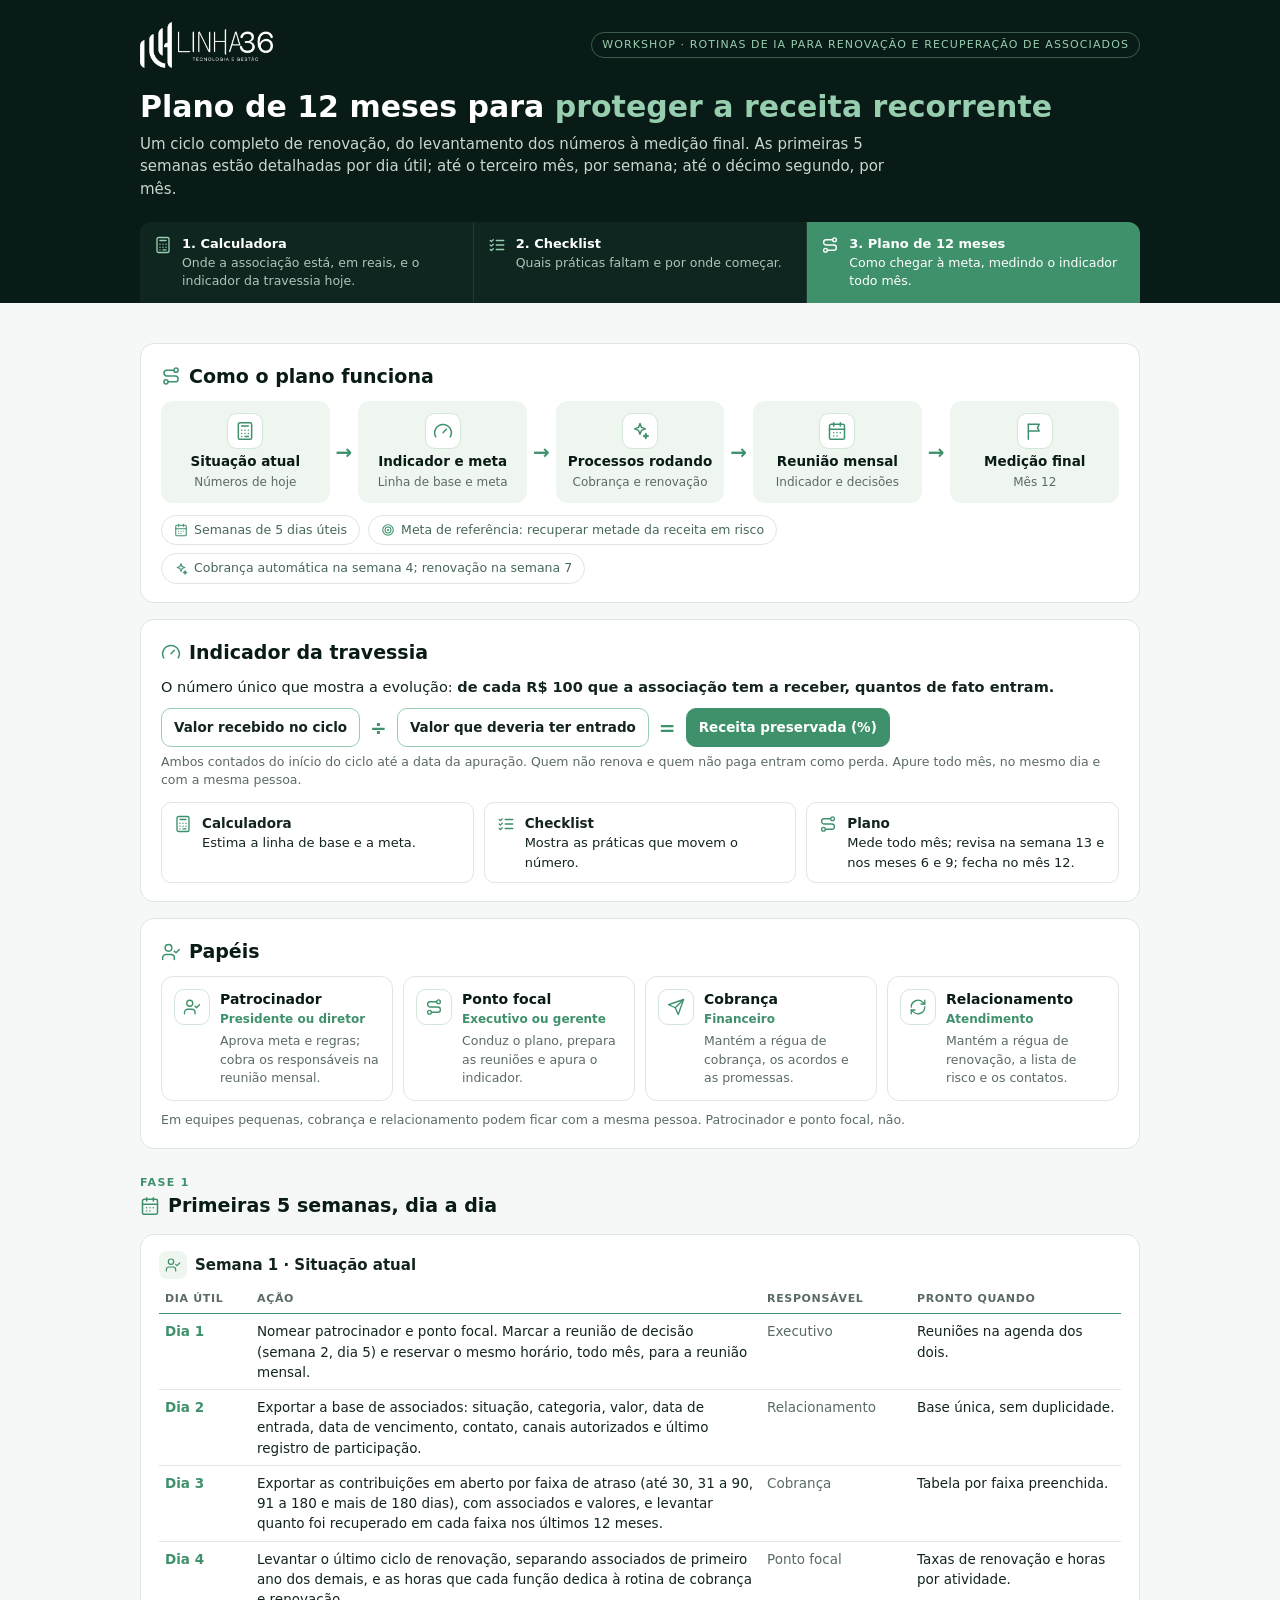
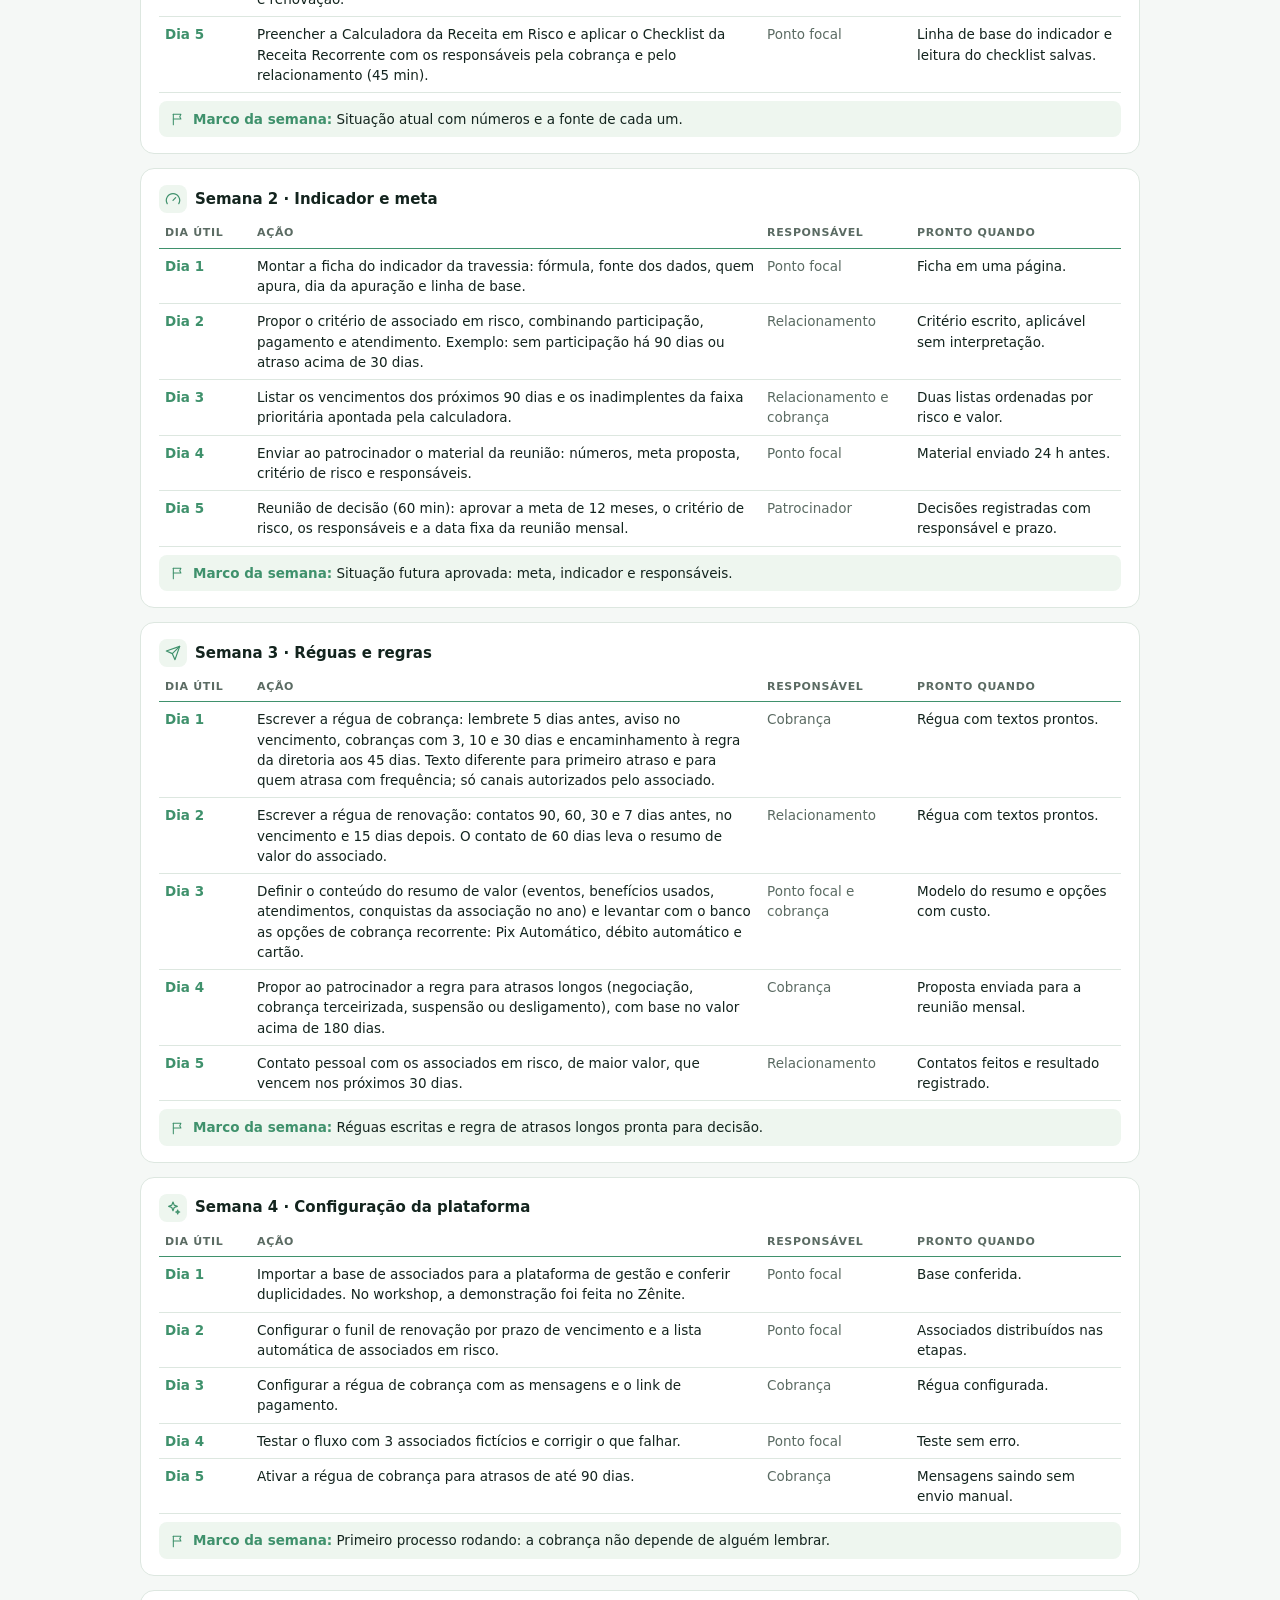
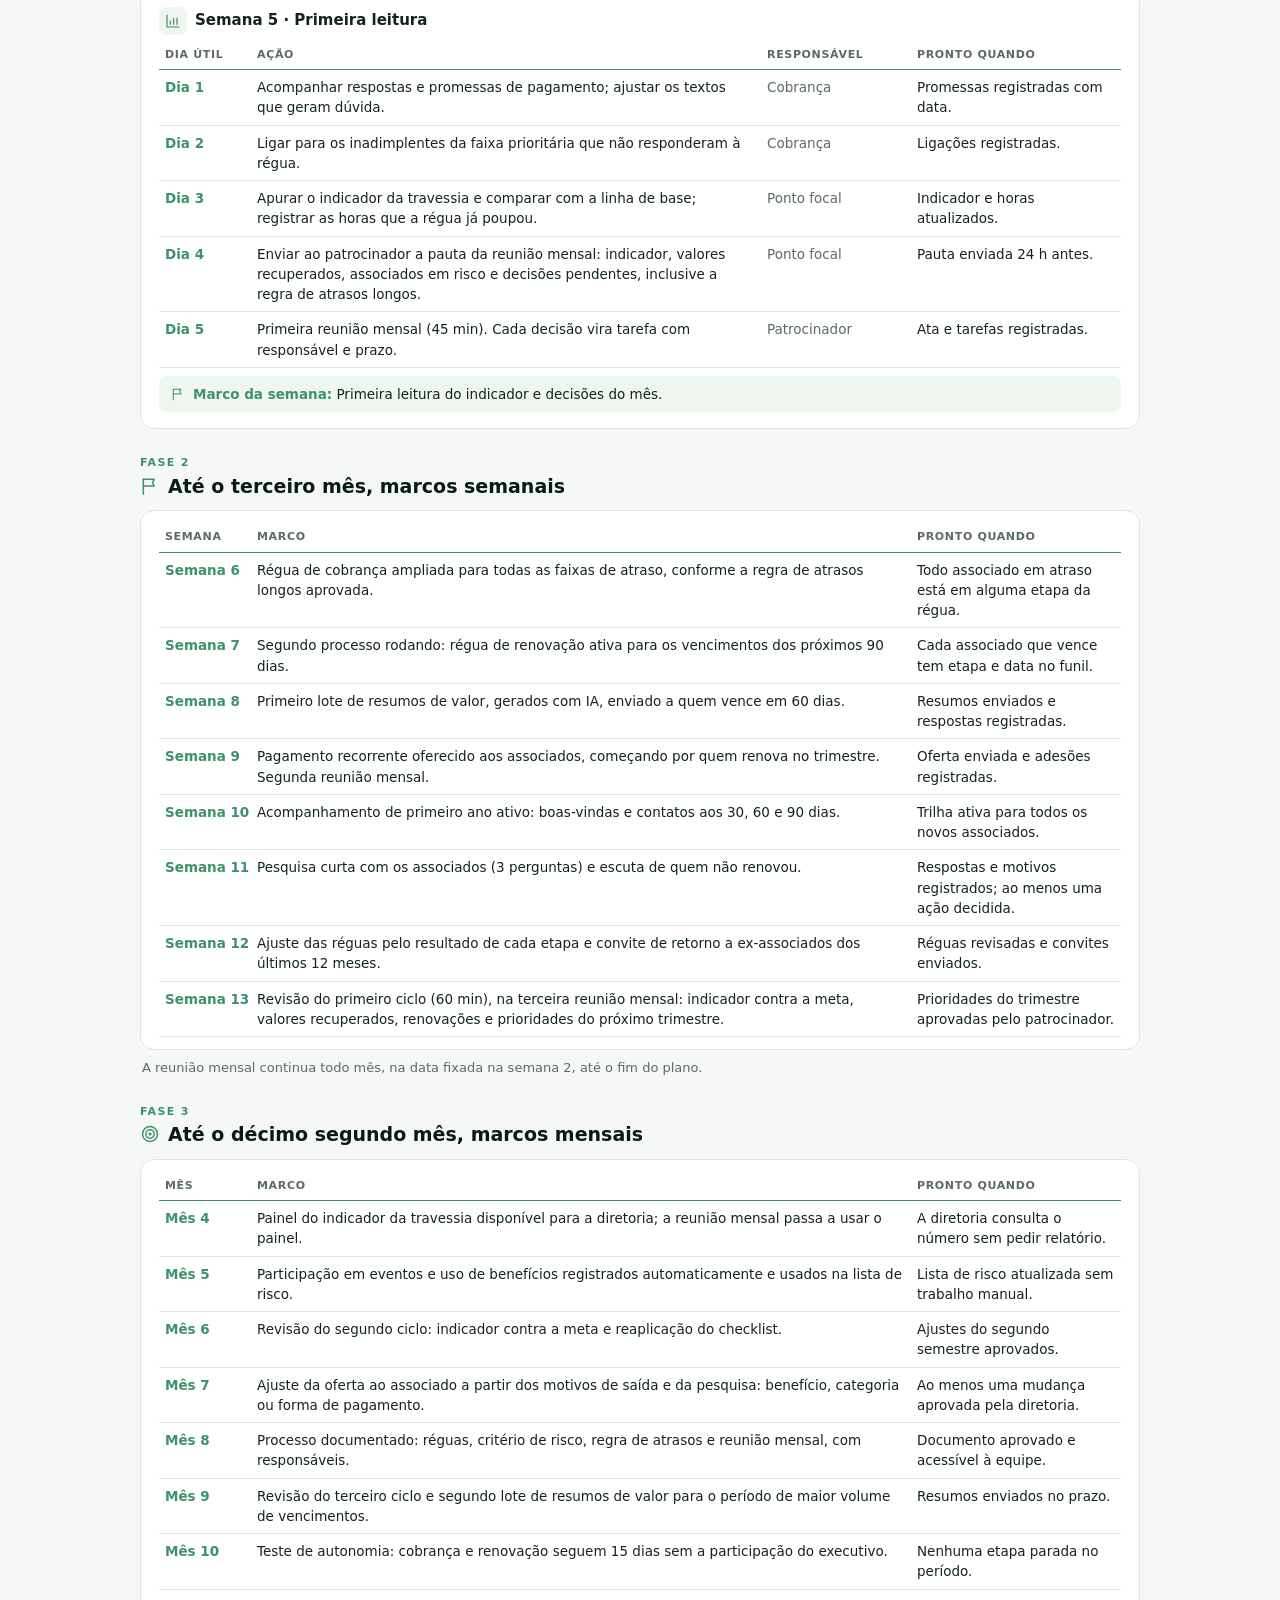
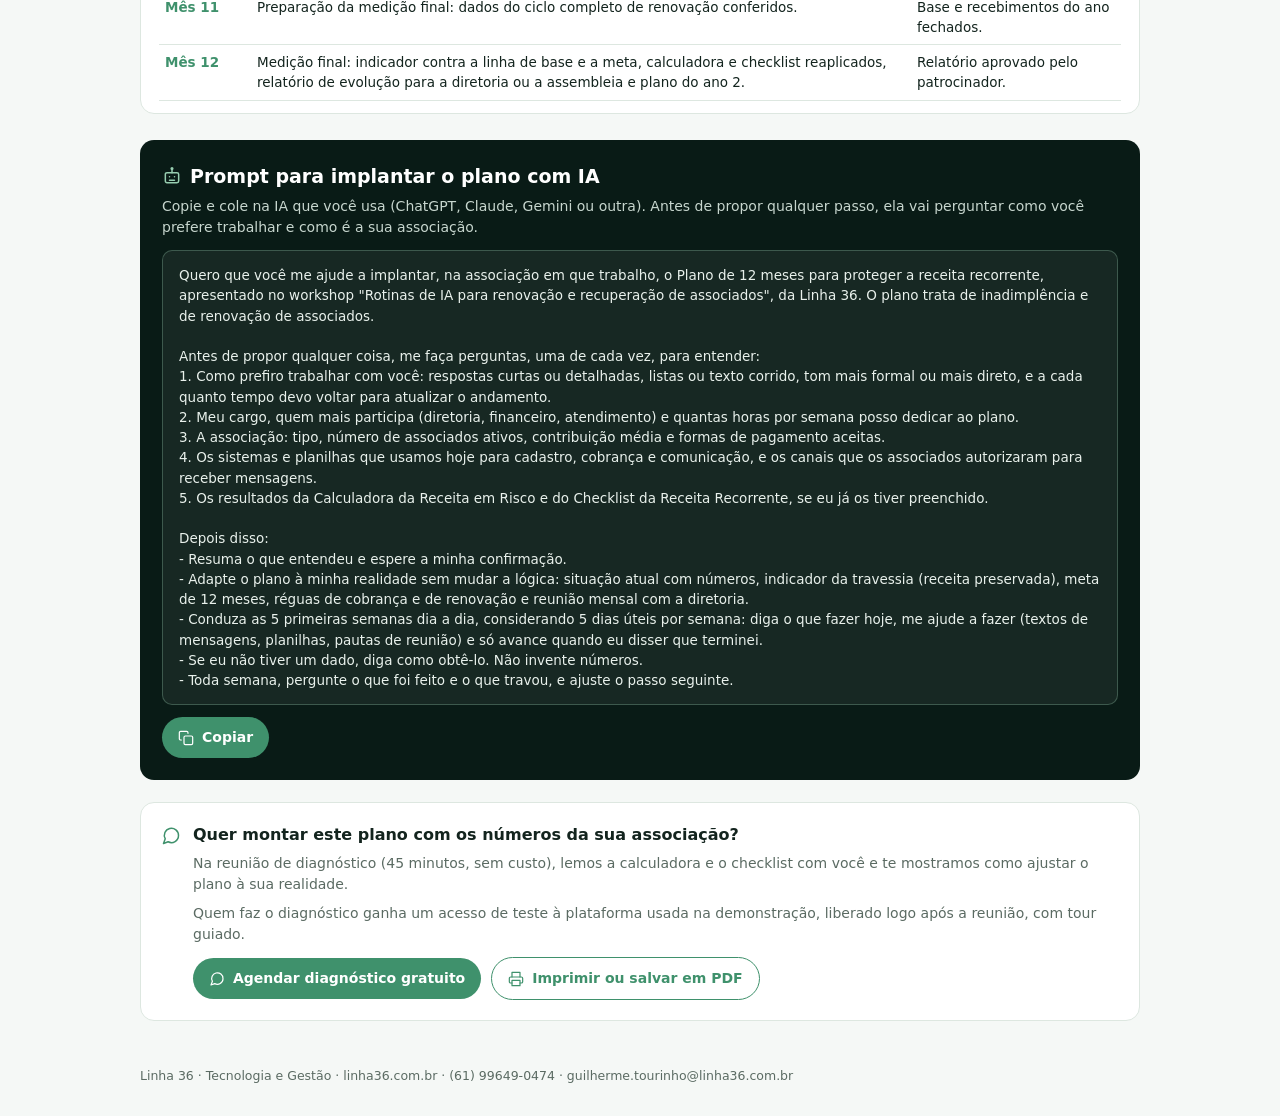
<file: assets/downloads/plano-12-meses-receita-recorrente-linha36.html>
<!DOCTYPE html>
<html lang="pt-BR">
<head>
<meta charset="UTF-8">
<meta name="viewport" content="width=device-width, initial-scale=1">
<title>Plano de 12 Meses · Receita recorrente da associação · Linha 36</title>
<style>
  :root{--preto:#091B16;--verde:#3F916C;--verde-cinza:#466856;--turquesa:#97CEB0;--branco-suave:#D6EAD7;--cinza:#999999;
        --texto:#13241E;--suave:#5B6B63;--borda:#DDE7E0;--fundo:#F5F8F6;--claro:#EEF6EF}
  *{box-sizing:border-box}
  body{margin:0;font-family:"PP Mori",Inter,"Segoe UI",system-ui,-apple-system,Roboto,Arial,sans-serif;color:var(--texto);background:var(--fundo);line-height:1.5}
  .ic{flex:none;vertical-align:middle}
  header{background:var(--preto);color:#fff;padding:22px 20px 0}
  .wrap{margin:0 auto}
  .topo{display:flex;justify-content:space-between;align-items:center;gap:16px;flex-wrap:wrap}
  .logo{height:46px;width:auto;display:block}
  .selo{font-size:11px;letter-spacing:.1em;text-transform:uppercase;color:var(--turquesa);border:1px solid rgba(151,206,176,.35);padding:4px 10px;border-radius:999px}
  h1{font-size:30px;line-height:1.15;margin:22px 0 8px;font-weight:700}
  h1 span{color:var(--turquesa)}
  header p.intro{margin:0;color:#C7D6CE;max-width:760px;font-size:15px}
  .pecas{display:grid;grid-template-columns:repeat(3,1fr);gap:1px;margin-top:22px;background:rgba(151,206,176,.18);border-radius:12px 12px 0 0;overflow:hidden}
  .peca{background:#0F2620;padding:12px 14px;display:flex;gap:10px;align-items:flex-start;font-size:12.5px;color:#AFC3B8;text-decoration:none}
  .peca b{display:block;color:#fff;font-size:13px}
  .peca .ic{color:var(--turquesa);margin-top:2px}
  .peca.atual{background:var(--verde)}
  .peca.atual b,.peca.atual{color:#fff}
  .peca.atual .ic{color:#fff}
  @media(max-width:720px){.pecas{grid-template-columns:1fr}}
  .travessia{display:flex;gap:12px;align-items:flex-start;background:#fff;border:1px solid var(--borda);border-left:4px solid var(--verde);border-radius:10px;padding:14px 16px;font-size:14px}
  .travessia .ic{color:var(--verde);margin-top:2px}
  .travessia b{color:var(--preto)}
  .btn{border:0;border-radius:999px;padding:10px 16px;font:inherit;font-size:14px;font-weight:600;cursor:pointer;text-decoration:none;display:inline-flex;align-items:center;gap:8px}
  .btn-primario{background:var(--verde);color:#fff}
  .btn-secundario{background:#fff;color:var(--verde);border:1px solid var(--verde)}
  footer{font-size:12.5px;color:var(--suave);padding:6px 20px 30px}

  main{padding:24px 20px 40px}
  .pg1 h2,.fase h2{display:flex;align-items:center;gap:8px;font-size:19px;margin:0 0 10px;color:var(--preto)}
  .pg1 h2 .ic,.fase h2 .ic{color:var(--verde)}
  .bloco1{background:#fff;border:1px solid var(--borda);border-radius:14px;padding:18px 20px;margin-top:16px}
  .fluxo{display:flex;align-items:stretch;gap:6px}
  .etapa{flex:1;background:var(--claro);border-radius:12px;padding:12px 10px;text-align:center;display:flex;flex-direction:column;align-items:center;gap:4px}
  .etapa b{font-size:13.5px;color:var(--preto);line-height:1.2}
  .etapa span{font-size:12px;color:var(--suave)}
  .eic{width:36px;height:36px;border-radius:10px;background:#fff;color:var(--verde);display:flex;align-items:center;justify-content:center;flex:none;border:1px solid #D3E6DA}
  .seta{display:flex;align-items:center;color:var(--verde);font-size:20px;font-weight:700}
  .chips{display:flex;flex-wrap:wrap;gap:8px;margin-top:12px}
  .chip{display:inline-flex;align-items:center;gap:6px;font-size:12.5px;color:var(--verde-cinza);background:#fff;border:1px solid var(--borda);border-radius:999px;padding:5px 12px}
  .chip .ic{color:var(--verde)}
  .formula{display:flex;align-items:center;gap:10px;flex-wrap:wrap;margin:10px 0 6px}
  .termo{border:1.5px solid var(--turquesa);border-radius:10px;padding:8px 12px;font-size:13.5px;font-weight:600;background:#fff}
  .termo.res{background:var(--verde);border-color:var(--verde);color:#fff}
  .op{font-size:20px;font-weight:700;color:var(--verde)}
  .def{font-size:14.5px;margin:0}
  .nota{font-size:12.5px;color:var(--suave);margin:4px 0 0}
  .tres{display:grid;grid-template-columns:repeat(3,1fr);gap:10px;margin-top:12px}
  .mini{display:flex;gap:10px;align-items:flex-start;border:1px solid var(--borda);border-radius:10px;padding:10px 12px;font-size:13px}
  .mini .ic{color:var(--verde);margin-top:2px}
  .mini b{display:block;font-size:13.5px}
  .papeis{display:grid;grid-template-columns:repeat(4,1fr);gap:10px}
  .papel{display:flex;gap:10px;align-items:flex-start;border:1px solid var(--borda);border-radius:12px;padding:12px}
  .papel b{display:block;font-size:14px;color:var(--preto)}
  .papel small{display:block;font-size:12px;color:var(--verde);font-weight:600}
  .papel p{margin:4px 0 0;font-size:12.5px;color:var(--suave)}
  @media(max-width:820px){.fluxo{flex-direction:column}.seta{justify-content:center;transform:rotate(90deg)}.tres,.papeis{grid-template-columns:1fr 1fr}}
  .fase{margin-top:26px}
  .rot{font-size:11px;letter-spacing:.12em;text-transform:uppercase;color:var(--verde);font-weight:700}
  .semana{background:#fff;border:1px solid var(--borda);border-radius:14px;padding:16px 18px;margin-top:14px;break-inside:avoid}
  .semana-topo{display:flex;align-items:center;gap:8px;font-size:15px;margin-bottom:6px}
  .sic{width:28px;height:28px;border-radius:8px;background:var(--claro);color:var(--verde);display:inline-flex;align-items:center;justify-content:center}
  table{width:100%;border-collapse:collapse;table-layout:fixed;font-size:13.5px}
  th{font-size:11px;letter-spacing:.06em;text-transform:uppercase;color:var(--suave);text-align:left;font-weight:600;border-bottom:1.5px solid var(--verde);padding:6px}
  td{border-bottom:1px solid var(--borda);padding:7px 6px;vertical-align:top}
  .cq{width:92px} .cr{width:150px} .cp{width:210px}
  td.q{color:var(--verde);font-weight:700;white-space:nowrap}
  td.r{color:var(--suave)}
  .marco{background:var(--claro);border-radius:8px;padding:8px 12px;margin-top:8px;display:flex;gap:8px;align-items:center;font-size:13.5px}
  .marco .ic{color:var(--verde)} .marco b{color:var(--verde)}
  .tabela{background:#fff;border:1px solid var(--borda);border-radius:14px;padding:12px 18px}
  .obs{font-size:13px;color:var(--suave);margin:8px 2px 0}
  .prompt{background:var(--preto);color:#fff;border-radius:14px;padding:22px;margin-top:26px;break-inside:avoid}
  .prompt h2{display:flex;align-items:center;gap:8px;font-size:19px;margin:0;color:#fff}
  .prompt h2 .ic{color:var(--turquesa)}
  .prompt p{color:#C7D6CE;font-size:14px;margin:6px 0 12px}
  .prompt pre{white-space:pre-wrap;font-family:inherit;font-size:13.5px;line-height:1.5;background:rgba(255,255,255,.06);border:1px solid rgba(151,206,176,.3);border-radius:10px;padding:14px 16px;margin:0;color:#E9F1EC}
  .acoes{display:flex;flex-wrap:wrap;gap:10px;margin-top:12px;align-items:center}
  .ok{font-size:13px;color:var(--turquesa)}
  .cta{background:#fff;border:1px solid var(--borda);border-radius:14px;padding:20px;margin-top:22px;display:flex;gap:12px;break-inside:avoid}
  .cta > .ic{color:var(--verde);margin-top:3px}
  .cta b{font-size:16px}
  .cta p{font-size:14px;color:var(--suave);margin:6px 0 8px}
  @media print{
    @page{size:A4;margin:12mm 12mm 14mm}
    body{background:#fff;font-size:12px}
    header,.prompt,.bloco1,.etapa,.termo,.marco,.sic,.eic{-webkit-print-color-adjust:exact;print-color-adjust:exact}
    header{padding:12px 16px 0;border-radius:10px} header h1{font-size:22px;margin:12px 0 4px} header p.intro{font-size:12px}
    main{padding:10px 0 0} .bloco1{padding:10px 14px;margin-top:8px} .pg1 h2{font-size:16px;margin-bottom:6px}
    .pg1{break-after:page;zoom:.93}
    .acoes button,.acoes a.btn{display:none}
    .semana{padding:10px 12px;margin-top:10px} table{font-size:11.5px} td{padding:5px} .cq{width:70px} .cr{width:110px} .cp{width:160px}
    .papeis{grid-template-columns:repeat(4,1fr);gap:8px} .papel{padding:8px 10px;flex-direction:column;gap:4px} .papel .eic{width:28px;height:28px} .tres{grid-template-columns:repeat(3,1fr);gap:8px} .mini{padding:8px 10px} .fluxo{flex-direction:row} .seta{transform:none}
    .etapa{padding:8px 6px} .chips{margin-top:8px} .chip{padding:3px 10px;font-size:11.5px} .formula{margin:6px 0 4px} .termo{padding:6px 10px;font-size:12px}
    .pecas{margin-top:12px} .peca{padding:8px 10px;font-size:11px} .topo .logo{height:36px}
    .rot,.fase h2{break-after:avoid} .fase{margin-top:16px}
  }
</style>
</head>
<body>
<header><div class="wrap" style="max-width:1000px">
  <div class="topo"><img class="logo" src="[data-uri]" alt="Linha 36 Tecnologia e Gestão"><span class="selo">Workshop · Rotinas de IA para renovação e recuperação de associados</span></div>
  <h1>Plano de 12 meses para <span>proteger a receita recorrente</span></h1>
  <p class="intro">Um ciclo completo de renovação, do levantamento dos números à medição final. As primeiras 5 semanas estão detalhadas por dia útil; até o terceiro mês, por semana; até o décimo segundo, por mês.</p>
  <div class="pecas"><div class="peca"><svg class="ic" width="18" height="18" viewBox="0 0 24 24" fill="none" stroke="currentColor" stroke-width="1.8" stroke-linecap="round" stroke-linejoin="round" aria-hidden="true"><rect x="4" y="2" width="16" height="20" rx="2"/><path d="M8 6h8"/><path d="M8 11h.01M12 11h.01M16 11h.01M8 15h.01M12 15h.01M16 15h.01M8 18.5h.01M12 18.5h4"/></svg><div><b>1. Calculadora</b>Onde a associação está, em reais, e o indicador da travessia hoje.</div></div><div class="peca"><svg class="ic" width="18" height="18" viewBox="0 0 24 24" fill="none" stroke="currentColor" stroke-width="1.8" stroke-linecap="round" stroke-linejoin="round" aria-hidden="true"><path d="M11 6h10M11 12h10M11 18h10"/><path d="M3 6l1.5 1.5L7 5"/><path d="M3 12l1.5 1.5L7 11"/><path d="M3 18l1.5 1.5L7 17"/></svg><div><b>2. Checklist</b>Quais práticas faltam e por onde começar.</div></div><div class="peca atual"><svg class="ic" width="18" height="18" viewBox="0 0 24 24" fill="none" stroke="currentColor" stroke-width="1.8" stroke-linecap="round" stroke-linejoin="round" aria-hidden="true"><circle cx="6" cy="19" r="2.5"/><circle cx="18" cy="5" r="2.5"/><path d="M8.5 19H17a3.5 3.5 0 0 0 0-7H7a3.5 3.5 0 0 1 0-7h8.5"/></svg><div><b>3. Plano de 12 meses</b>Como chegar à meta, medindo o indicador todo mês.</div></div></div>
</div></header>
<main>
<div class="wrap" style="max-width:1000px">

<div class="pg1">
  <section class="bloco1">
    <h2><svg class="ic" width="20" height="20" viewBox="0 0 24 24" fill="none" stroke="currentColor" stroke-width="1.8" stroke-linecap="round" stroke-linejoin="round" aria-hidden="true"><circle cx="6" cy="19" r="2.5"/><circle cx="18" cy="5" r="2.5"/><path d="M8.5 19H17a3.5 3.5 0 0 0 0-7H7a3.5 3.5 0 0 1 0-7h8.5"/></svg> Como o plano funciona</h2>
    <div class="fluxo"><div class="etapa"><div class="eic"><svg class="ic" width="20" height="20" viewBox="0 0 24 24" fill="none" stroke="currentColor" stroke-width="1.8" stroke-linecap="round" stroke-linejoin="round" aria-hidden="true"><rect x="4" y="2" width="16" height="20" rx="2"/><path d="M8 6h8"/><path d="M8 11h.01M12 11h.01M16 11h.01M8 15h.01M12 15h.01M16 15h.01M8 18.5h.01M12 18.5h4"/></svg></div><b>Situação atual</b><span>Números de hoje</span></div><div class="seta">&#8594;</div><div class="etapa"><div class="eic"><svg class="ic" width="20" height="20" viewBox="0 0 24 24" fill="none" stroke="currentColor" stroke-width="1.8" stroke-linecap="round" stroke-linejoin="round" aria-hidden="true"><path d="M12 14l4-4"/><path d="M3.3 19a10 10 0 1 1 17.4 0"/></svg></div><b>Indicador e meta</b><span>Linha de base e meta</span></div><div class="seta">&#8594;</div><div class="etapa"><div class="eic"><svg class="ic" width="20" height="20" viewBox="0 0 24 24" fill="none" stroke="currentColor" stroke-width="1.8" stroke-linecap="round" stroke-linejoin="round" aria-hidden="true"><path d="M12 3l1.8 4.7 4.7 1.8-4.7 1.8L12 16l-1.8-4.7L5.5 9.5l4.7-1.8z"/><path d="M19 15l.8 2.2 2.2.8-2.2.8L19 21l-.8-2.2-2.2-.8 2.2-.8z"/></svg></div><b>Processos rodando</b><span>Cobrança e renovação</span></div><div class="seta">&#8594;</div><div class="etapa"><div class="eic"><svg class="ic" width="20" height="20" viewBox="0 0 24 24" fill="none" stroke="currentColor" stroke-width="1.8" stroke-linecap="round" stroke-linejoin="round" aria-hidden="true"><rect x="3" y="4" width="18" height="18" rx="2"/><path d="M16 2v4M8 2v4M3 10h18"/><path d="M8 14h.01M12 14h.01M16 14h.01M8 18h.01M12 18h.01"/></svg></div><b>Reunião mensal</b><span>Indicador e decisões</span></div><div class="seta">&#8594;</div><div class="etapa"><div class="eic"><svg class="ic" width="20" height="20" viewBox="0 0 24 24" fill="none" stroke="currentColor" stroke-width="1.8" stroke-linecap="round" stroke-linejoin="round" aria-hidden="true"><path d="M4 22V4"/><path d="M4 4h13l-2 4 2 4H4"/></svg></div><b>Medição final</b><span>Mês 12</span></div></div>
    <div class="chips">
      <span class="chip"><svg class="ic" width="14" height="14" viewBox="0 0 24 24" fill="none" stroke="currentColor" stroke-width="1.8" stroke-linecap="round" stroke-linejoin="round" aria-hidden="true"><rect x="3" y="4" width="18" height="18" rx="2"/><path d="M16 2v4M8 2v4M3 10h18"/><path d="M8 14h.01M12 14h.01M16 14h.01M8 18h.01M12 18h.01"/></svg> Semanas de 5 dias úteis</span>
      <span class="chip"><svg class="ic" width="14" height="14" viewBox="0 0 24 24" fill="none" stroke="currentColor" stroke-width="1.8" stroke-linecap="round" stroke-linejoin="round" aria-hidden="true"><circle cx="12" cy="12" r="9"/><circle cx="12" cy="12" r="5"/><circle cx="12" cy="12" r="1"/></svg> Meta de referência: recuperar metade da receita em risco</span>
      <span class="chip"><svg class="ic" width="14" height="14" viewBox="0 0 24 24" fill="none" stroke="currentColor" stroke-width="1.8" stroke-linecap="round" stroke-linejoin="round" aria-hidden="true"><path d="M12 3l1.8 4.7 4.7 1.8-4.7 1.8L12 16l-1.8-4.7L5.5 9.5l4.7-1.8z"/><path d="M19 15l.8 2.2 2.2.8-2.2.8L19 21l-.8-2.2-2.2-.8 2.2-.8z"/></svg> Cobrança automática na semana 4; renovação na semana 7</span>
    </div>
  </section>

  <section class="bloco1">
    <h2><svg class="ic" width="20" height="20" viewBox="0 0 24 24" fill="none" stroke="currentColor" stroke-width="1.8" stroke-linecap="round" stroke-linejoin="round" aria-hidden="true"><path d="M12 14l4-4"/><path d="M3.3 19a10 10 0 1 1 17.4 0"/></svg> Indicador da travessia</h2>
    <p class="def">O número único que mostra a evolução: <b>de cada R$ 100 que a associação tem a receber, quantos de fato entram.</b></p>
    <div class="formula">
      <span class="termo">Valor recebido no ciclo</span><span class="op">÷</span>
      <span class="termo">Valor que deveria ter entrado</span><span class="op">=</span>
      <span class="termo res">Receita preservada (%)</span>
    </div>
    <p class="nota">Ambos contados do início do ciclo até a data da apuração. Quem não renova e quem não paga entram como perda. Apure todo mês, no mesmo dia e com a mesma pessoa.</p>
    <div class="tres">
      <div class="mini"><svg class="ic" width="18" height="18" viewBox="0 0 24 24" fill="none" stroke="currentColor" stroke-width="1.8" stroke-linecap="round" stroke-linejoin="round" aria-hidden="true"><rect x="4" y="2" width="16" height="20" rx="2"/><path d="M8 6h8"/><path d="M8 11h.01M12 11h.01M16 11h.01M8 15h.01M12 15h.01M16 15h.01M8 18.5h.01M12 18.5h4"/></svg><div><b>Calculadora</b>Estima a linha de base e a meta.</div></div>
      <div class="mini"><svg class="ic" width="18" height="18" viewBox="0 0 24 24" fill="none" stroke="currentColor" stroke-width="1.8" stroke-linecap="round" stroke-linejoin="round" aria-hidden="true"><path d="M11 6h10M11 12h10M11 18h10"/><path d="M3 6l1.5 1.5L7 5"/><path d="M3 12l1.5 1.5L7 11"/><path d="M3 18l1.5 1.5L7 17"/></svg><div><b>Checklist</b>Mostra as práticas que movem o número.</div></div>
      <div class="mini"><svg class="ic" width="18" height="18" viewBox="0 0 24 24" fill="none" stroke="currentColor" stroke-width="1.8" stroke-linecap="round" stroke-linejoin="round" aria-hidden="true"><circle cx="6" cy="19" r="2.5"/><circle cx="18" cy="5" r="2.5"/><path d="M8.5 19H17a3.5 3.5 0 0 0 0-7H7a3.5 3.5 0 0 1 0-7h8.5"/></svg><div><b>Plano</b>Mede todo mês; revisa na semana 13 e nos meses 6 e 9; fecha no mês 12.</div></div>
    </div>
  </section>

  <section class="bloco1">
    <h2><svg class="ic" width="20" height="20" viewBox="0 0 24 24" fill="none" stroke="currentColor" stroke-width="1.8" stroke-linecap="round" stroke-linejoin="round" aria-hidden="true"><path d="M16 21v-2a4 4 0 0 0-4-4H6a4 4 0 0 0-4 4v2"/><circle cx="9" cy="7" r="4"/><path d="M16 11l2 2 4-4"/></svg> Papéis</h2>
    <div class="papeis"><div class="papel"><div class="eic"><svg class="ic" width="18" height="18" viewBox="0 0 24 24" fill="none" stroke="currentColor" stroke-width="1.8" stroke-linecap="round" stroke-linejoin="round" aria-hidden="true"><path d="M16 21v-2a4 4 0 0 0-4-4H6a4 4 0 0 0-4 4v2"/><circle cx="9" cy="7" r="4"/><path d="M16 11l2 2 4-4"/></svg></div><div><b>Patrocinador</b><small>Presidente ou diretor</small><p>Aprova meta e regras; cobra os responsáveis na reunião mensal.</p></div></div><div class="papel"><div class="eic"><svg class="ic" width="18" height="18" viewBox="0 0 24 24" fill="none" stroke="currentColor" stroke-width="1.8" stroke-linecap="round" stroke-linejoin="round" aria-hidden="true"><circle cx="6" cy="19" r="2.5"/><circle cx="18" cy="5" r="2.5"/><path d="M8.5 19H17a3.5 3.5 0 0 0 0-7H7a3.5 3.5 0 0 1 0-7h8.5"/></svg></div><div><b>Ponto focal</b><small>Executivo ou gerente</small><p>Conduz o plano, prepara as reuniões e apura o indicador.</p></div></div><div class="papel"><div class="eic"><svg class="ic" width="18" height="18" viewBox="0 0 24 24" fill="none" stroke="currentColor" stroke-width="1.8" stroke-linecap="round" stroke-linejoin="round" aria-hidden="true"><path d="M22 2L11 13"/><path d="M22 2l-7 20-4-9-9-4 20-7z"/></svg></div><div><b>Cobrança</b><small>Financeiro</small><p>Mantém a régua de cobrança, os acordos e as promessas.</p></div></div><div class="papel"><div class="eic"><svg class="ic" width="18" height="18" viewBox="0 0 24 24" fill="none" stroke="currentColor" stroke-width="1.8" stroke-linecap="round" stroke-linejoin="round" aria-hidden="true"><path d="M21 12a9 9 0 0 1-15.5 6.2L3 16"/><path d="M3 12a9 9 0 0 1 15.5-6.2L21 8"/><path d="M21 3v5h-5"/><path d="M3 21v-5h5"/></svg></div><div><b>Relacionamento</b><small>Atendimento</small><p>Mantém a régua de renovação, a lista de risco e os contatos.</p></div></div></div>
    <p class="nota" style="margin-top:10px">Em equipes pequenas, cobrança e relacionamento podem ficar com a mesma pessoa. Patrocinador e ponto focal, não.</p>
  </section>
</div>

<section class="fase">
  <div class="rot">Fase 1</div>
  <h2><svg class="ic" width="20" height="20" viewBox="0 0 24 24" fill="none" stroke="currentColor" stroke-width="1.8" stroke-linecap="round" stroke-linejoin="round" aria-hidden="true"><rect x="3" y="4" width="18" height="18" rx="2"/><path d="M16 2v4M8 2v4M3 10h18"/><path d="M8 14h.01M12 14h.01M16 14h.01M8 18h.01M12 18h.01"/></svg> Primeiras 5 semanas, dia a dia</h2>
  <section class="semana">
  <div class="semana-topo"><span class="sic"><svg class="ic" width="16" height="16" viewBox="0 0 24 24" fill="none" stroke="currentColor" stroke-width="1.8" stroke-linecap="round" stroke-linejoin="round" aria-hidden="true"><path d="M16 21v-2a4 4 0 0 0-4-4H6a4 4 0 0 0-4 4v2"/><circle cx="9" cy="7" r="4"/><path d="M16 11l2 2 4-4"/></svg></span><b>Semana 1 · Situação atual</b></div>
  <table><thead><tr><th class="cq">Dia útil</th><th>Ação</th><th class="cr">Responsável</th><th class="cp">Pronto quando</th></tr></thead><tbody><tr><td class="q">Dia 1</td><td>Nomear patrocinador e ponto focal. Marcar a reunião de decisão (semana 2, dia 5) e reservar o mesmo horário, todo mês, para a reunião mensal.</td><td class="r">Executivo</td><td class="p">Reuniões na agenda dos dois.</td></tr><tr><td class="q">Dia 2</td><td>Exportar a base de associados: situação, categoria, valor, data de entrada, data de vencimento, contato, canais autorizados e último registro de participação.</td><td class="r">Relacionamento</td><td class="p">Base única, sem duplicidade.</td></tr><tr><td class="q">Dia 3</td><td>Exportar as contribuições em aberto por faixa de atraso (até 30, 31 a 90, 91 a 180 e mais de 180 dias), com associados e valores, e levantar quanto foi recuperado em cada faixa nos últimos 12 meses.</td><td class="r">Cobrança</td><td class="p">Tabela por faixa preenchida.</td></tr><tr><td class="q">Dia 4</td><td>Levantar o último ciclo de renovação, separando associados de primeiro ano dos demais, e as horas que cada função dedica à rotina de cobrança e renovação.</td><td class="r">Ponto focal</td><td class="p">Taxas de renovação e horas por atividade.</td></tr><tr><td class="q">Dia 5</td><td>Preencher a Calculadora da Receita em Risco e aplicar o Checklist da Receita Recorrente com os responsáveis pela cobrança e pelo relacionamento (45 min).</td><td class="r">Ponto focal</td><td class="p">Linha de base do indicador e leitura do checklist salvas.</td></tr></tbody></table>
  <div class="marco"><svg class="ic" width="14" height="14" viewBox="0 0 24 24" fill="none" stroke="currentColor" stroke-width="1.8" stroke-linecap="round" stroke-linejoin="round" aria-hidden="true"><path d="M4 22V4"/><path d="M4 4h13l-2 4 2 4H4"/></svg><span><b>Marco da semana:</b> Situação atual com números e a fonte de cada um.</span></div>
</section><section class="semana">
  <div class="semana-topo"><span class="sic"><svg class="ic" width="16" height="16" viewBox="0 0 24 24" fill="none" stroke="currentColor" stroke-width="1.8" stroke-linecap="round" stroke-linejoin="round" aria-hidden="true"><path d="M12 14l4-4"/><path d="M3.3 19a10 10 0 1 1 17.4 0"/></svg></span><b>Semana 2 · Indicador e meta</b></div>
  <table><thead><tr><th class="cq">Dia útil</th><th>Ação</th><th class="cr">Responsável</th><th class="cp">Pronto quando</th></tr></thead><tbody><tr><td class="q">Dia 1</td><td>Montar a ficha do indicador da travessia: fórmula, fonte dos dados, quem apura, dia da apuração e linha de base.</td><td class="r">Ponto focal</td><td class="p">Ficha em uma página.</td></tr><tr><td class="q">Dia 2</td><td>Propor o critério de associado em risco, combinando participação, pagamento e atendimento. Exemplo: sem participação há 90 dias ou atraso acima de 30 dias.</td><td class="r">Relacionamento</td><td class="p">Critério escrito, aplicável sem interpretação.</td></tr><tr><td class="q">Dia 3</td><td>Listar os vencimentos dos próximos 90 dias e os inadimplentes da faixa prioritária apontada pela calculadora.</td><td class="r">Relacionamento e cobrança</td><td class="p">Duas listas ordenadas por risco e valor.</td></tr><tr><td class="q">Dia 4</td><td>Enviar ao patrocinador o material da reunião: números, meta proposta, critério de risco e responsáveis.</td><td class="r">Ponto focal</td><td class="p">Material enviado 24 h antes.</td></tr><tr><td class="q">Dia 5</td><td>Reunião de decisão (60 min): aprovar a meta de 12 meses, o critério de risco, os responsáveis e a data fixa da reunião mensal.</td><td class="r">Patrocinador</td><td class="p">Decisões registradas com responsável e prazo.</td></tr></tbody></table>
  <div class="marco"><svg class="ic" width="14" height="14" viewBox="0 0 24 24" fill="none" stroke="currentColor" stroke-width="1.8" stroke-linecap="round" stroke-linejoin="round" aria-hidden="true"><path d="M4 22V4"/><path d="M4 4h13l-2 4 2 4H4"/></svg><span><b>Marco da semana:</b> Situação futura aprovada: meta, indicador e responsáveis.</span></div>
</section><section class="semana">
  <div class="semana-topo"><span class="sic"><svg class="ic" width="16" height="16" viewBox="0 0 24 24" fill="none" stroke="currentColor" stroke-width="1.8" stroke-linecap="round" stroke-linejoin="round" aria-hidden="true"><path d="M22 2L11 13"/><path d="M22 2l-7 20-4-9-9-4 20-7z"/></svg></span><b>Semana 3 · Réguas e regras</b></div>
  <table><thead><tr><th class="cq">Dia útil</th><th>Ação</th><th class="cr">Responsável</th><th class="cp">Pronto quando</th></tr></thead><tbody><tr><td class="q">Dia 1</td><td>Escrever a régua de cobrança: lembrete 5 dias antes, aviso no vencimento, cobranças com 3, 10 e 30 dias e encaminhamento à regra da diretoria aos 45 dias. Texto diferente para primeiro atraso e para quem atrasa com frequência; só canais autorizados pelo associado.</td><td class="r">Cobrança</td><td class="p">Régua com textos prontos.</td></tr><tr><td class="q">Dia 2</td><td>Escrever a régua de renovação: contatos 90, 60, 30 e 7 dias antes, no vencimento e 15 dias depois. O contato de 60 dias leva o resumo de valor do associado.</td><td class="r">Relacionamento</td><td class="p">Régua com textos prontos.</td></tr><tr><td class="q">Dia 3</td><td>Definir o conteúdo do resumo de valor (eventos, benefícios usados, atendimentos, conquistas da associação no ano) e levantar com o banco as opções de cobrança recorrente: Pix Automático, débito automático e cartão.</td><td class="r">Ponto focal e cobrança</td><td class="p">Modelo do resumo e opções com custo.</td></tr><tr><td class="q">Dia 4</td><td>Propor ao patrocinador a regra para atrasos longos (negociação, cobrança terceirizada, suspensão ou desligamento), com base no valor acima de 180 dias.</td><td class="r">Cobrança</td><td class="p">Proposta enviada para a reunião mensal.</td></tr><tr><td class="q">Dia 5</td><td>Contato pessoal com os associados em risco, de maior valor, que vencem nos próximos 30 dias.</td><td class="r">Relacionamento</td><td class="p">Contatos feitos e resultado registrado.</td></tr></tbody></table>
  <div class="marco"><svg class="ic" width="14" height="14" viewBox="0 0 24 24" fill="none" stroke="currentColor" stroke-width="1.8" stroke-linecap="round" stroke-linejoin="round" aria-hidden="true"><path d="M4 22V4"/><path d="M4 4h13l-2 4 2 4H4"/></svg><span><b>Marco da semana:</b> Réguas escritas e regra de atrasos longos pronta para decisão.</span></div>
</section><section class="semana">
  <div class="semana-topo"><span class="sic"><svg class="ic" width="16" height="16" viewBox="0 0 24 24" fill="none" stroke="currentColor" stroke-width="1.8" stroke-linecap="round" stroke-linejoin="round" aria-hidden="true"><path d="M12 3l1.8 4.7 4.7 1.8-4.7 1.8L12 16l-1.8-4.7L5.5 9.5l4.7-1.8z"/><path d="M19 15l.8 2.2 2.2.8-2.2.8L19 21l-.8-2.2-2.2-.8 2.2-.8z"/></svg></span><b>Semana 4 · Configuração da plataforma</b></div>
  <table><thead><tr><th class="cq">Dia útil</th><th>Ação</th><th class="cr">Responsável</th><th class="cp">Pronto quando</th></tr></thead><tbody><tr><td class="q">Dia 1</td><td>Importar a base de associados para a plataforma de gestão e conferir duplicidades. No workshop, a demonstração foi feita no Zênite.</td><td class="r">Ponto focal</td><td class="p">Base conferida.</td></tr><tr><td class="q">Dia 2</td><td>Configurar o funil de renovação por prazo de vencimento e a lista automática de associados em risco.</td><td class="r">Ponto focal</td><td class="p">Associados distribuídos nas etapas.</td></tr><tr><td class="q">Dia 3</td><td>Configurar a régua de cobrança com as mensagens e o link de pagamento.</td><td class="r">Cobrança</td><td class="p">Régua configurada.</td></tr><tr><td class="q">Dia 4</td><td>Testar o fluxo com 3 associados fictícios e corrigir o que falhar.</td><td class="r">Ponto focal</td><td class="p">Teste sem erro.</td></tr><tr><td class="q">Dia 5</td><td>Ativar a régua de cobrança para atrasos de até 90 dias.</td><td class="r">Cobrança</td><td class="p">Mensagens saindo sem envio manual.</td></tr></tbody></table>
  <div class="marco"><svg class="ic" width="14" height="14" viewBox="0 0 24 24" fill="none" stroke="currentColor" stroke-width="1.8" stroke-linecap="round" stroke-linejoin="round" aria-hidden="true"><path d="M4 22V4"/><path d="M4 4h13l-2 4 2 4H4"/></svg><span><b>Marco da semana:</b> Primeiro processo rodando: a cobrança não depende de alguém lembrar.</span></div>
</section><section class="semana">
  <div class="semana-topo"><span class="sic"><svg class="ic" width="16" height="16" viewBox="0 0 24 24" fill="none" stroke="currentColor" stroke-width="1.8" stroke-linecap="round" stroke-linejoin="round" aria-hidden="true"><path d="M3 3v18h18"/><path d="M8 17v-5M13 17V8M18 17v-9"/></svg></span><b>Semana 5 · Primeira leitura</b></div>
  <table><thead><tr><th class="cq">Dia útil</th><th>Ação</th><th class="cr">Responsável</th><th class="cp">Pronto quando</th></tr></thead><tbody><tr><td class="q">Dia 1</td><td>Acompanhar respostas e promessas de pagamento; ajustar os textos que geram dúvida.</td><td class="r">Cobrança</td><td class="p">Promessas registradas com data.</td></tr><tr><td class="q">Dia 2</td><td>Ligar para os inadimplentes da faixa prioritária que não responderam à régua.</td><td class="r">Cobrança</td><td class="p">Ligações registradas.</td></tr><tr><td class="q">Dia 3</td><td>Apurar o indicador da travessia e comparar com a linha de base; registrar as horas que a régua já poupou.</td><td class="r">Ponto focal</td><td class="p">Indicador e horas atualizados.</td></tr><tr><td class="q">Dia 4</td><td>Enviar ao patrocinador a pauta da reunião mensal: indicador, valores recuperados, associados em risco e decisões pendentes, inclusive a regra de atrasos longos.</td><td class="r">Ponto focal</td><td class="p">Pauta enviada 24 h antes.</td></tr><tr><td class="q">Dia 5</td><td>Primeira reunião mensal (45 min). Cada decisão vira tarefa com responsável e prazo.</td><td class="r">Patrocinador</td><td class="p">Ata e tarefas registradas.</td></tr></tbody></table>
  <div class="marco"><svg class="ic" width="14" height="14" viewBox="0 0 24 24" fill="none" stroke="currentColor" stroke-width="1.8" stroke-linecap="round" stroke-linejoin="round" aria-hidden="true"><path d="M4 22V4"/><path d="M4 4h13l-2 4 2 4H4"/></svg><span><b>Marco da semana:</b> Primeira leitura do indicador e decisões do mês.</span></div>
</section>
</section>

<section class="fase">
  <div class="rot">Fase 2</div>
  <h2><svg class="ic" width="20" height="20" viewBox="0 0 24 24" fill="none" stroke="currentColor" stroke-width="1.8" stroke-linecap="round" stroke-linejoin="round" aria-hidden="true"><path d="M4 22V4"/><path d="M4 4h13l-2 4 2 4H4"/></svg> Até o terceiro mês, marcos semanais</h2>
  <div class="tabela"><table><thead><tr><th class="cq">Semana</th><th>Marco</th><th class="cp">Pronto quando</th></tr></thead><tbody><tr><td class="q">Semana 6</td><td>Régua de cobrança ampliada para todas as faixas de atraso, conforme a regra de atrasos longos aprovada.</td><td class="p">Todo associado em atraso está em alguma etapa da régua.</td></tr><tr><td class="q">Semana 7</td><td>Segundo processo rodando: régua de renovação ativa para os vencimentos dos próximos 90 dias.</td><td class="p">Cada associado que vence tem etapa e data no funil.</td></tr><tr><td class="q">Semana 8</td><td>Primeiro lote de resumos de valor, gerados com IA, enviado a quem vence em 60 dias.</td><td class="p">Resumos enviados e respostas registradas.</td></tr><tr><td class="q">Semana 9</td><td>Pagamento recorrente oferecido aos associados, começando por quem renova no trimestre. Segunda reunião mensal.</td><td class="p">Oferta enviada e adesões registradas.</td></tr><tr><td class="q">Semana 10</td><td>Acompanhamento de primeiro ano ativo: boas-vindas e contatos aos 30, 60 e 90 dias.</td><td class="p">Trilha ativa para todos os novos associados.</td></tr><tr><td class="q">Semana 11</td><td>Pesquisa curta com os associados (3 perguntas) e escuta de quem não renovou.</td><td class="p">Respostas e motivos registrados; ao menos uma ação decidida.</td></tr><tr><td class="q">Semana 12</td><td>Ajuste das réguas pelo resultado de cada etapa e convite de retorno a ex-associados dos últimos 12 meses.</td><td class="p">Réguas revisadas e convites enviados.</td></tr><tr><td class="q">Semana 13</td><td>Revisão do primeiro ciclo (60 min), na terceira reunião mensal: indicador contra a meta, valores recuperados, renovações e prioridades do próximo trimestre.</td><td class="p">Prioridades do trimestre aprovadas pelo patrocinador.</td></tr></tbody></table></div>
  <p class="obs">A reunião mensal continua todo mês, na data fixada na semana 2, até o fim do plano.</p>
</section>

<section class="fase">
  <div class="rot">Fase 3</div>
  <h2><svg class="ic" width="20" height="20" viewBox="0 0 24 24" fill="none" stroke="currentColor" stroke-width="1.8" stroke-linecap="round" stroke-linejoin="round" aria-hidden="true"><circle cx="12" cy="12" r="9"/><circle cx="12" cy="12" r="5"/><circle cx="12" cy="12" r="1"/></svg> Até o décimo segundo mês, marcos mensais</h2>
  <div class="tabela"><table><thead><tr><th class="cq">Mês</th><th>Marco</th><th class="cp">Pronto quando</th></tr></thead><tbody><tr><td class="q">Mês 4</td><td>Painel do indicador da travessia disponível para a diretoria; a reunião mensal passa a usar o painel.</td><td class="p">A diretoria consulta o número sem pedir relatório.</td></tr><tr><td class="q">Mês 5</td><td>Participação em eventos e uso de benefícios registrados automaticamente e usados na lista de risco.</td><td class="p">Lista de risco atualizada sem trabalho manual.</td></tr><tr><td class="q">Mês 6</td><td>Revisão do segundo ciclo: indicador contra a meta e reaplicação do checklist.</td><td class="p">Ajustes do segundo semestre aprovados.</td></tr><tr><td class="q">Mês 7</td><td>Ajuste da oferta ao associado a partir dos motivos de saída e da pesquisa: benefício, categoria ou forma de pagamento.</td><td class="p">Ao menos uma mudança aprovada pela diretoria.</td></tr><tr><td class="q">Mês 8</td><td>Processo documentado: réguas, critério de risco, regra de atrasos e reunião mensal, com responsáveis.</td><td class="p">Documento aprovado e acessível à equipe.</td></tr><tr><td class="q">Mês 9</td><td>Revisão do terceiro ciclo e segundo lote de resumos de valor para o período de maior volume de vencimentos.</td><td class="p">Resumos enviados no prazo.</td></tr><tr><td class="q">Mês 10</td><td>Teste de autonomia: cobrança e renovação seguem 15 dias sem a participação do executivo.</td><td class="p">Nenhuma etapa parada no período.</td></tr><tr><td class="q">Mês 11</td><td>Preparação da medição final: dados do ciclo completo de renovação conferidos.</td><td class="p">Base e recebimentos do ano fechados.</td></tr><tr><td class="q">Mês 12</td><td>Medição final: indicador contra a linha de base e a meta, calculadora e checklist reaplicados, relatório de evolução para a diretoria ou a assembleia e plano do ano 2.</td><td class="p">Relatório aprovado pelo patrocinador.</td></tr></tbody></table></div>
</section>

<section class="prompt" id="prompt">
  <h2><svg class="ic" width="20" height="20" viewBox="0 0 24 24" fill="none" stroke="currentColor" stroke-width="1.8" stroke-linecap="round" stroke-linejoin="round" aria-hidden="true"><rect x="4" y="8" width="16" height="12" rx="2"/><path d="M12 4v4"/><circle cx="12" cy="3" r="1"/><path d="M9 13h.01M15 13h.01M9 17h6"/></svg> Prompt para implantar o plano com IA</h2>
  <p>Copie e cole na IA que você usa (ChatGPT, Claude, Gemini ou outra). Antes de propor qualquer passo, ela vai perguntar como você prefere trabalhar e como é a sua associação.</p>
  <pre id="texto_prompt">Quero que você me ajude a implantar, na associação em que trabalho, o Plano de 12 meses para proteger a receita recorrente, apresentado no workshop &quot;Rotinas de IA para renovação e recuperação de associados&quot;, da Linha 36. O plano trata de inadimplência e de renovação de associados.

Antes de propor qualquer coisa, me faça perguntas, uma de cada vez, para entender:
1. Como prefiro trabalhar com você: respostas curtas ou detalhadas, listas ou texto corrido, tom mais formal ou mais direto, e a cada quanto tempo devo voltar para atualizar o andamento.
2. Meu cargo, quem mais participa (diretoria, financeiro, atendimento) e quantas horas por semana posso dedicar ao plano.
3. A associação: tipo, número de associados ativos, contribuição média e formas de pagamento aceitas.
4. Os sistemas e planilhas que usamos hoje para cadastro, cobrança e comunicação, e os canais que os associados autorizaram para receber mensagens.
5. Os resultados da Calculadora da Receita em Risco e do Checklist da Receita Recorrente, se eu já os tiver preenchido.

Depois disso:
- Resuma o que entendeu e espere a minha confirmação.
- Adapte o plano à minha realidade sem mudar a lógica: situação atual com números, indicador da travessia (receita preservada), meta de 12 meses, réguas de cobrança e de renovação e reunião mensal com a diretoria.
- Conduza as 5 primeiras semanas dia a dia, considerando 5 dias úteis por semana: diga o que fazer hoje, me ajude a fazer (textos de mensagens, planilhas, pautas de reunião) e só avance quando eu disser que terminei.
- Se eu não tiver um dado, diga como obtê-lo. Não invente números.
- Toda semana, pergunte o que foi feito e o que travou, e ajuste o passo seguinte.</pre>
  <div class="acoes"><button class="btn btn-primario" type="button" id="copiar_prompt"><svg class="ic" width="16" height="16" viewBox="0 0 24 24" fill="none" stroke="currentColor" stroke-width="1.8" stroke-linecap="round" stroke-linejoin="round" aria-hidden="true"><rect x="9" y="9" width="13" height="13" rx="2"/><path d="M5 15H4a2 2 0 0 1-2-2V4a2 2 0 0 1 2-2h9a2 2 0 0 1 2 2v1"/></svg> Copiar</button><span class="ok" id="ok_prompt"></span></div>
</section>

<section class="cta">
  <svg class="ic" width="20" height="20" viewBox="0 0 24 24" fill="none" stroke="currentColor" stroke-width="1.8" stroke-linecap="round" stroke-linejoin="round" aria-hidden="true"><path d="M21 11.5a8.4 8.4 0 0 1-12.4 7.4L3 21l2.1-5.6A8.5 8.5 0 1 1 21 11.5z"/></svg>
  <div>
    <b>Quer montar este plano com os números da sua associação?</b>
    <p>Na reunião de diagnóstico (45 minutos, sem custo), lemos a calculadora e o checklist com você e te mostramos como ajustar o plano à sua realidade.</p>
    <p>Quem faz o diagnóstico ganha um acesso de teste à plataforma usada na demonstração, liberado logo após a reunião, com tour guiado.</p>
    <div class="acoes">
      <a class="btn btn-primario" id="agendar" target="_blank" rel="noopener" href="#"><svg class="ic" width="16" height="16" viewBox="0 0 24 24" fill="none" stroke="currentColor" stroke-width="1.8" stroke-linecap="round" stroke-linejoin="round" aria-hidden="true"><path d="M21 11.5a8.4 8.4 0 0 1-12.4 7.4L3 21l2.1-5.6A8.5 8.5 0 1 1 21 11.5z"/></svg> Agendar diagnóstico gratuito</a>
      <button class="btn btn-secundario" type="button" onclick="window.print()"><svg class="ic" width="16" height="16" viewBox="0 0 24 24" fill="none" stroke="currentColor" stroke-width="1.8" stroke-linecap="round" stroke-linejoin="round" aria-hidden="true"><path d="M6 9V2h12v7"/><path d="M6 18H4a2 2 0 0 1-2-2v-5a2 2 0 0 1 2-2h16a2 2 0 0 1 2 2v5a2 2 0 0 1-2 2h-2"/><rect x="6" y="14" width="12" height="8"/></svg> Imprimir ou salvar em PDF</button>
    </div>
  </div>
</section>
</div>
</main>
<footer><div class="wrap" style="max-width:1000px">Linha 36 · Tecnologia e Gestão · linha36.com.br · (61) 99649-0474 · guilherme.tourinho@linha36.com.br</div></footer>
<script>
(function(){
  function el(id){ return document.getElementById(id); }
  el("copiar_prompt").addEventListener("click", function(){
    var texto = el("texto_prompt").textContent;
    function ok(){ el("ok_prompt").textContent = "Prompt copiado."; setTimeout(function(){ el("ok_prompt").textContent = ""; }, 2500); }
    function alt(){ var t = document.createElement("textarea"); t.value = texto; document.body.appendChild(t); t.select(); try { document.execCommand("copy"); ok(); } catch(e) {} document.body.removeChild(t); }
    if (navigator.clipboard && navigator.clipboard.writeText) { navigator.clipboard.writeText(texto).then(ok, alt); } else { alt(); }
  });
  var msg = "Olá, Guilherme. Assisti ao workshop Rotinas de IA para renovação e recuperação de associados e quero agendar a reunião de diagnóstico para montar o plano de 12 meses da minha associação.";
  el("agendar").href = "https://wa.me/5561996490474?text=" + encodeURIComponent(msg);
})();
</script>
</body>
</html>
</file>
<file: assets/css/style.css>
/* Linha 36 · Workshop "O lucro escondido na sua operação"
   Cores e fonte do Manual da Marca (PP Mori + paleta de verdes). */

@font-face { font-family: "PP Mori"; font-weight: 200; font-display: swap; src: url("../fonts/PPMori-Extralight.woff2") format("woff2"); }
@font-face { font-family: "PP Mori"; font-weight: 400; font-display: swap; src: url("../fonts/PPMori-Regular.woff2") format("woff2"); }
@font-face { font-family: "PP Mori"; font-weight: 600; font-display: swap; src: url("../fonts/PPMori-SemiBold.woff2") format("woff2"); }
@font-face { font-family: "PP Mori"; font-weight: 700; font-display: swap; src: url("../fonts/PPMori-Bold-iF69c58298bc371.ttf") format("truetype"); }

:root {
  /* Paleta principal */
  --ink: #091B16;          /* Preto Profundo */
  --sage: #466856;         /* Verde Acinzentado */
  --green: #3F916C;        /* Verde Água Profundo */
  /* Paleta secundária */
  --mint: #97CEB0;         /* Verde Turquesa Suave */
  --mist: #D6EAD7;         /* Branco Suave */
  --gray: #999999;         /* Cinza Neutro */
  --white: #FFFFFF;
  /* Apoio (derivados) */
  --green-dark: #276548;
  --text: #1E2A25;
  --muted: #5E6B65;
  --line: #E4EBE7;
  --bg-soft: #F5F7F6;
  --grad: linear-gradient(135deg, #3F9670 0%, #327B5C 55%, #276548 100%);
  --shadow: 0 18px 50px -20px rgba(9, 27, 22, .28);
  --shadow-sm: 0 6px 24px -10px rgba(9, 27, 22, .18);
  --radius: 14px;
  --wrap: 1160px;
}

*, *::before, *::after { box-sizing: border-box; }
html { scroll-behavior: smooth; -webkit-text-size-adjust: 100%; scroll-padding-top: 96px; }
body {
  margin: 0;
  font-family: "PP Mori", "Helvetica Neue", Arial, sans-serif;
  font-size: 16px;
  line-height: 1.6;
  color: var(--text);
  background: var(--white);
  -webkit-font-smoothing: antialiased;
}
img { max-width: 100%; display: block; }
a { color: inherit; }
h1, h2, h3, h4 { font-weight: 600; line-height: 1.12; letter-spacing: -.02em; color: var(--ink); margin: 0; }
p { margin: 0; }
strong { font-weight: 600; color: var(--ink); }
.wrap { width: 100%; max-width: var(--wrap); margin: 0 auto; padding: 0 24px; }
.sr-only { position: absolute; width: 1px; height: 1px; overflow: hidden; clip: rect(0 0 0 0); white-space: nowrap; }

/* ---------- Topbar / header (igual ao site) ---------- */
.topbar { background: var(--green); color: #fff; font-size: 12.5px; font-weight: 600; }
.topbar .wrap { display: flex; justify-content: flex-end; gap: 28px; padding-top: 7px; padding-bottom: 7px; }
.topbar a { text-decoration: none; opacity: .95; }
.topbar a:hover { opacity: 1; text-decoration: underline; }
.header { background: #fff; border-bottom: 1px solid var(--line); position: sticky; top: 0; z-index: 40; }
.header .wrap { display: flex; align-items: center; justify-content: space-between; height: 76px; }
.header .logo img { height: 46px; width: auto; }
.header-tag { display: inline-flex; align-items: center; gap: 8px; font-size: 13px; font-weight: 600; color: var(--sage); }
.header-tag .dot { width: 8px; height: 8px; border-radius: 50%; background: var(--green); box-shadow: 0 0 0 4px rgba(63,145,108,.18); }

/* ---------- Botões ---------- */
.btn {
  display: inline-flex; align-items: center; justify-content: center; gap: 10px;
  font: 600 15px/1 "PP Mori", Arial, sans-serif;
  padding: 16px 28px; border-radius: 999px; border: 0; cursor: pointer;
  text-decoration: none; color: #fff; background: var(--grad);
  box-shadow: 0 10px 24px -10px rgba(39,101,72,.7);
  transition: transform .18s ease, box-shadow .18s ease, filter .18s ease;
}
.btn:hover { transform: translateY(-2px); box-shadow: 0 16px 30px -12px rgba(39,101,72,.75); filter: brightness(1.05); }
.btn:active { transform: translateY(0); }
.btn:focus-visible { outline: 3px solid var(--mint); outline-offset: 3px; }
.btn svg { width: 18px; height: 18px; flex: none; }
.btn-lg { padding: 19px 34px; font-size: 16px; }
.btn-block { width: 100%; }
.btn-ghost { background: transparent; color: #fff; border: 1.5px solid rgba(255,255,255,.7); box-shadow: none; }
.btn-ghost:hover { background: rgba(255,255,255,.1); }
.btn-outline { background: #fff; color: var(--green-dark); border: 1.5px solid var(--green); box-shadow: none; }
.btn-outline:hover { background: var(--mist); }

.eyebrow {
  display: inline-flex; align-items: center; gap: 8px;
  font-size: 12px; font-weight: 600; letter-spacing: .12em; text-transform: uppercase;
  color: var(--green-dark); background: var(--mist); padding: 7px 14px; border-radius: 999px;
}
.eyebrow.on-dark { color: var(--mint); background: rgba(151,206,176,.12); }
.kicker { font-size: 12px; font-weight: 600; letter-spacing: .14em; text-transform: uppercase; color: var(--green); }
.lead { font-size: 18px; color: var(--muted); }
.accent { color: var(--green); }

/* ---------- Seções ---------- */
.section { padding: 96px 0; }
.section-soft { background: var(--bg-soft); }
.section-head { max-width: 720px; margin: 0 auto 52px; text-align: center; }
.section-head h2 { font-size: clamp(28px, 3.4vw, 40px); margin: 14px 0 14px; }
.section-head p { color: var(--muted); font-size: 17px; }

/* ---------- Hero (inscrição) ---------- */
.hero {
  position: relative; overflow: hidden;
  background:
    radial-gradient(900px 500px at 85% 10%, rgba(151,206,176,.12), transparent 60%),
    radial-gradient(700px 500px at 0% 100%, rgba(214,234,215,.35), transparent 60%),
    linear-gradient(180deg, #FFFFFF 0%, #F6F8F7 100%);
  padding: 64px 0 88px;
}
.hero::before {
  content: ""; position: absolute; inset: 0;
  background: url("../img/global-map.webp") center 40% / 1100px auto no-repeat;
  opacity: .07; pointer-events: none;
}
.hero::after {
  content: ""; position: absolute; width: 720px; height: 720px; border-radius: 50%;
  border: 1px solid rgba(63,145,108,.14); right: -180px; top: -160px; pointer-events: none;
}
.hero .wrap { position: relative; z-index: 1; display: grid; grid-template-columns: 1.08fr .92fr; gap: 56px; align-items: start; }
.hero h1 { font-size: clamp(38px, 5vw, 62px); margin: 22px 0 22px; }
.hero h1 em { font-style: normal; color: var(--green); }
.hero .lead { max-width: 560px; }
.hero-meta { display: flex; flex-wrap: wrap; gap: 10px 22px; margin: 28px 0 30px; padding: 0; list-style: none; }
.hero-meta li { display: flex; align-items: center; gap: 8px; font-size: 14.5px; font-weight: 600; color: var(--sage); }
.hero-meta svg { width: 18px; height: 18px; color: var(--green); }
.host { display: flex; align-items: center; gap: 14px; padding: 14px 18px 14px 14px; background: rgba(255,255,255,.8); border: 1px solid var(--line); border-radius: 999px; width: fit-content; backdrop-filter: blur(6px); }
.host img { width: 52px; height: 52px; border-radius: 50%; object-fit: cover; border: 2px solid #fff; box-shadow: 0 0 0 2px var(--mint); }
.host small { display: block; font-size: 12.5px; color: var(--muted); line-height: 1.35; }
.host b { font-weight: 600; color: var(--ink); font-size: 15px; }

/* ---------- Form card ---------- */
.form-card {
  background: #fff; border-radius: 20px; box-shadow: var(--shadow);
  padding: 32px 32px 28px; border-bottom: 4px solid var(--green); position: relative;
}
.form-card h2 { font-size: 24px; margin-bottom: 6px; }
.form-card .sub { color: var(--muted); font-size: 14.5px; margin-bottom: 22px; }
.steps { display: flex; gap: 8px; margin-bottom: 22px; }
.steps span { flex: 1; height: 5px; border-radius: 99px; background: var(--line); transition: background .3s; }
.steps span.on { background: var(--green); }
.step-label { font-size: 12px; font-weight: 600; letter-spacing: .1em; text-transform: uppercase; color: var(--green); margin-bottom: 14px; }
.fstep[hidden] { display: none; }
.field { margin-bottom: 14px; }
.field label { display: block; font-size: 13.5px; font-weight: 600; color: var(--ink); margin-bottom: 6px; }
.field label .opt { font-weight: 400; color: var(--gray); }
.field input, .field select {
  width: 100%; height: 50px; padding: 0 16px; border-radius: 10px;
  border: 1.5px solid var(--line); background: #FBFCFB;
  font: 400 15px "PP Mori", Arial, sans-serif; color: var(--ink);
  transition: border-color .15s, box-shadow .15s, background .15s; appearance: none;
}
.field select {
  background-image: url("data:image/svg+xml,%3Csvg xmlns='http://www.w3.org/2000/svg' width='12' height='8' viewBox='0 0 12 8'%3E%3Cpath d='M1 1l5 5 5-5' stroke='%23466856' stroke-width='1.8' fill='none' stroke-linecap='round'/%3E%3C/svg%3E");
  background-repeat: no-repeat; background-position: right 16px center; padding-right: 40px;
}
.field input:focus, .field select:focus { outline: none; border-color: var(--green); background: #fff; box-shadow: 0 0 0 4px rgba(63,145,108,.14); }
.field.invalid input, .field.invalid select { border-color: #C2493D; background: #FFF8F7; }
.field .err { display: none; font-size: 12.5px; color: #B2382C; margin-top: 5px; }
.field.invalid .err { display: block; }
.row2 { display: grid; grid-template-columns: 1fr 1fr; gap: 12px; }
.consent { display: flex; gap: 10px; align-items: flex-start; font-size: 12.5px; color: var(--muted); margin: 6px 0 18px; line-height: 1.45; }
.consent input { width: 18px; height: 18px; margin: 1px 0 0; accent-color: var(--green); flex: none; }
.form-actions { display: flex; gap: 10px; }
.form-actions .back { flex: 0 0 auto; padding-left: 20px; padding-right: 20px; }
.form-note { display: flex; align-items: center; justify-content: center; gap: 8px; font-size: 12.5px; color: var(--gray); margin-top: 14px; }
.form-note svg { width: 14px; height: 14px; }
.hp { position: absolute; left: -9999px; width: 1px; height: 1px; overflow: hidden; }
.form-error { display: none; background: #FFF4F2; color: #9C3127; border-radius: 10px; padding: 10px 14px; font-size: 13.5px; margin-bottom: 14px; }
.form-error.show { display: block; }

/* ---------- Faixa de resultados ---------- */
.proof { margin-top: -44px; position: relative; z-index: 2; }
.proof-card { background: #fff; border-radius: 18px; box-shadow: var(--shadow); padding: 30px 34px; display: grid; grid-template-columns: 220px repeat(4, 1fr); gap: 26px; align-items: center; }
.proof-card .label { font-size: 14px; color: var(--muted); line-height: 1.4; }
.proof-card .label b { display: block; color: var(--ink); font-size: 16px; margin-bottom: 4px; }
.stat b { display: block; font-size: 30px; font-weight: 600; letter-spacing: -.02em; color: var(--green); line-height: 1.05; }
.stat span { display: block; font-size: 13.5px; color: var(--muted); margin-top: 6px; line-height: 1.35; }
.stat { padding-left: 22px; border-left: 1px solid var(--line); }

/* ---------- Calculadora ---------- */
.calc { display: grid; grid-template-columns: .9fr 1.1fr; gap: 56px; align-items: center; }
.calc h2 { font-size: clamp(28px, 3.4vw, 40px); margin: 14px 0 16px; }
.calc .lead { font-size: 17px; margin-bottom: 18px; }
.calc-note { font-size: 13px; color: var(--gray); margin-top: 14px; }
.calc-box { background: #fff; border-radius: 20px; box-shadow: var(--shadow); overflow: hidden; }
.calc-inputs { padding: 30px 32px 14px; display: grid; gap: 22px; }
.calc-in label { display: flex; justify-content: space-between; align-items: baseline; font-size: 14px; font-weight: 600; color: var(--ink); margin-bottom: 10px; }
.calc-in output { font-size: 17px; color: var(--green-dark); }
.calc-in .hint { font-size: 12.5px; color: var(--gray); margin-top: 6px; }
input[type=range] { -webkit-appearance: none; appearance: none; width: 100%; height: 6px; border-radius: 99px; background: linear-gradient(90deg, var(--green) var(--p, 50%), var(--line) var(--p, 50%)); outline: none; }
input[type=range]::-webkit-slider-thumb { -webkit-appearance: none; width: 24px; height: 24px; border-radius: 50%; background: #fff; border: 3px solid var(--green); box-shadow: 0 3px 10px rgba(9,27,22,.25); cursor: pointer; }
input[type=range]::-moz-range-thumb { width: 20px; height: 20px; border-radius: 50%; background: #fff; border: 3px solid var(--green); cursor: pointer; }
input[type=range]:focus-visible::-webkit-slider-thumb { box-shadow: 0 0 0 5px rgba(63,145,108,.25); }
.calc-result { background: var(--ink); color: #fff; padding: 26px 32px 28px; position: relative; overflow: hidden; }
.calc-result::after { content: ""; position: absolute; width: 320px; height: 320px; right: -110px; top: -150px; border-radius: 50%; background: radial-gradient(circle, rgba(63,145,108,.55), transparent 65%); }
.calc-result small { display: block; font-size: 13px; color: var(--mint); font-weight: 600; letter-spacing: .06em; text-transform: uppercase; }
.calc-result .big { font-size: clamp(34px, 4.4vw, 48px); font-weight: 600; letter-spacing: -.02em; margin: 6px 0 4px; position: relative; z-index: 1; font-variant-numeric: tabular-nums; }
.calc-result .year { color: rgba(255,255,255,.75); font-size: 15px; position: relative; z-index: 1; }
.calc-result .year b { color: #fff; font-weight: 600; }

/* ---------- Caso (seção escura) ---------- */
.dark { background: var(--ink); color: rgba(255,255,255,.78); position: relative; overflow: hidden; }
.dark::before { content: ""; position: absolute; inset: 0; background: radial-gradient(700px 420px at 90% 0%, rgba(63,145,108,.35), transparent 65%), radial-gradient(600px 400px at 0% 100%, rgba(70,104,86,.4), transparent 65%); }
.dark .wrap { position: relative; }
.dark h2, .dark h3, .dark strong { color: #fff; }
.case { display: grid; grid-template-columns: 1fr 1fr; gap: 64px; align-items: center; }
.case-figure { font-size: clamp(64px, 9vw, 112px); font-weight: 600; letter-spacing: -.04em; line-height: .95; color: #fff; }
.case-figure span { color: var(--mint); }
.case-caption { margin-top: 14px; font-size: 18px; color: rgba(255,255,255,.85); max-width: 440px; }
.case h2 { font-size: clamp(28px, 3.2vw, 38px); margin: 16px 0 18px; }
.case p + p { margin-top: 14px; }
.case-solo { grid-template-columns: 1fr; max-width: 820px; text-align: center; }
.case-solo h2 { margin-top: 0; }
.case-solo p { font-size: 18px; }
.case-list { list-style: none; padding: 0; margin: 26px 0 0; display: grid; gap: 12px; }
.case-list li { display: flex; gap: 12px; padding: 14px 16px; border-radius: 12px; background: rgba(255,255,255,.05); border: 1px solid rgba(255,255,255,.08); font-size: 15px; }
.case-list li b { color: var(--mint); font-weight: 600; white-space: nowrap; }
.sources { margin-top: 30px; font-size: 12px; color: rgba(255,255,255,.45); }
.sources a { color: rgba(255,255,255,.6); }

/* ---------- Módulos ---------- */
.modules { display: grid; grid-template-columns: repeat(auto-fit, minmax(300px, 1fr)); gap: 18px; }
.module { background: #fff; border-radius: var(--radius); padding: 28px 26px; box-shadow: var(--shadow-sm); border-bottom: 3px solid transparent; transition: transform .2s, border-color .2s, box-shadow .2s; }
.module:hover { transform: translateY(-4px); border-color: var(--green); box-shadow: var(--shadow); }
.module .n { display: inline-grid; place-items: center; width: 42px; height: 42px; border-radius: 12px; background: var(--mist); color: var(--green-dark); font-weight: 600; font-size: 15px; margin-bottom: 18px; }
.module h3 { font-size: 19px; margin-bottom: 10px; }
.module p { font-size: 15px; color: var(--muted); }
.module.bonus { background: var(--grad); color: rgba(255,255,255,.9); }
.module.bonus h3 { color: #fff; }
.module.bonus p { color: rgba(255,255,255,.85); }
.module.bonus .n { background: rgba(255,255,255,.18); color: #fff; }
@media (min-width: 720px) { .modules .module.bonus:nth-child(5) { grid-column: span 2; } }

/* ---------- Para quem ---------- */
.fit { display: grid; grid-template-columns: 1fr 1fr; gap: 56px; align-items: center; }
.fit-img { border-radius: 22px; overflow: hidden; box-shadow: var(--shadow); position: relative; }
.fit-img img { width: 100%; height: 100%; object-fit: cover; aspect-ratio: 4/3.2; }
.fit h2 { font-size: clamp(28px, 3.2vw, 38px); margin: 14px 0 22px; }
.checks { list-style: none; padding: 0; margin: 0 0 26px; display: grid; gap: 12px; }
.checks li { display: flex; gap: 12px; align-items: flex-start; font-size: 16px; }
.checks svg { flex: none; width: 22px; height: 22px; color: var(--green); margin-top: 1px; }
.segments { display: flex; flex-wrap: wrap; gap: 8px; margin-top: 8px; }
.segments span { font-size: 13px; font-weight: 600; color: var(--sage); background: var(--bg-soft); border: 1px solid var(--line); padding: 7px 13px; border-radius: 999px; }

/* ---------- Quem conduz ---------- */
.about { display: grid; grid-template-columns: .85fr 1.15fr; gap: 56px; align-items: center; }
.about-photo { position: relative; border-radius: 22px; overflow: hidden; background: linear-gradient(180deg, #EEF2F0, #DCE7E1); }
.about-photo img { width: 100%; aspect-ratio: 600/542; object-fit: cover; }
.about-photo .badge { position: absolute; left: 18px; bottom: 18px; background: #fff; border-radius: 14px; padding: 12px 16px; box-shadow: var(--shadow-sm); }
.about-photo .badge img { height: 26px; width: auto; aspect-ratio: auto; }
.about h2 { font-size: clamp(28px, 3.2vw, 38px); margin: 14px 0 18px; }
.about p { color: var(--muted); }
.about p + p { margin-top: 12px; }
.quote { margin: 28px 0 0; padding: 24px 26px; background: var(--bg-soft); border-radius: var(--radius); border-left: 3px solid var(--green); }
.quote p { color: var(--text); font-size: 15.5px; font-style: italic; }
.quote cite { display: block; margin-top: 12px; font-style: normal; font-size: 13.5px; color: var(--muted); }
.quote cite b { color: var(--green-dark); font-weight: 600; }

/* ---------- Faixa CTA (igual "Vamos conversar" do site) ---------- */
.band { background: var(--grad); color: #fff; padding: 46px 0; }
.band .wrap { display: flex; align-items: center; justify-content: space-between; gap: 28px; }
.band small { display: block; font-size: 11.5px; letter-spacing: .14em; text-transform: uppercase; font-weight: 600; opacity: .85; margin-bottom: 6px; }
.band h2 { color: #fff; font-size: clamp(22px, 2.6vw, 30px); max-width: 640px; }

/* ---------- Footer ---------- */
.footer { background: #0A2A1E; color: rgba(255,255,255,.72); padding: 64px 0 28px; font-size: 14px; }
.footer .cols { display: grid; grid-template-columns: 1.6fr 1fr 1.2fr; gap: 40px; }
.footer .logo img { height: 54px; width: auto; }
.footer h4 { color: #fff; font-size: 15px; margin-bottom: 14px; }
.footer ul { list-style: none; padding: 0; margin: 0; display: grid; gap: 8px; }
.footer a { text-decoration: none; }
.footer a:hover { color: #fff; }
.footer .social { display: flex; gap: 10px; margin-top: 26px; }
.footer .social a { display: grid; place-items: center; width: 36px; height: 36px; border-radius: 50%; background: rgba(255,255,255,.08); }
.footer .social a:hover { background: var(--green); }
.footer .social svg { width: 16px; height: 16px; }
.footer .legal { border-top: 1px solid rgba(255,255,255,.1); margin-top: 46px; padding-top: 22px; display: flex; justify-content: space-between; gap: 16px; font-size: 12.5px; color: rgba(255,255,255,.5); }

/* ---------- Página do workshop ---------- */
.confirm { background: var(--mist); border-bottom: 1px solid #C6DEC9; }
.confirm .wrap { display: flex; align-items: center; gap: 14px; padding-top: 14px; padding-bottom: 14px; font-size: 15px; color: var(--ink); }
.confirm .ic { display: grid; place-items: center; width: 30px; height: 30px; border-radius: 50%; background: var(--green); color: #fff; flex: none; }
.confirm .ic svg { width: 16px; height: 16px; }
.confirm b { font-weight: 600; }

.player-sec { background: linear-gradient(180deg, #F3F6F4 0%, #fff 100%); padding: 48px 0 80px; }
.player-head { display: flex; justify-content: space-between; align-items: flex-end; gap: 24px; margin-bottom: 26px; flex-wrap: wrap; }
.player-head h1 { font-size: clamp(30px, 4vw, 46px); margin-top: 12px; }
.player-head p { color: var(--muted); max-width: 520px; }
.player-grid { display: grid; grid-template-columns: 1fr 340px; gap: 24px; align-items: start; }
.player { position: relative; aspect-ratio: 16/9; border-radius: 18px; overflow: hidden; background: var(--ink); box-shadow: var(--shadow); }
.player iframe { position: absolute; inset: 0; width: 100%; height: 100%; border: 0; }
.poster { position: absolute; inset: 0; border: 0; padding: 0; cursor: pointer; width: 100%; color: #fff; text-align: left; font-family: inherit;
  background: radial-gradient(600px 400px at 25% 60%, rgba(63,145,108,.45), transparent 70%), linear-gradient(120deg, #091B16 0%, #12352A 60%, #1C4A39 100%); }
.poster .ph { position: absolute; right: 0; bottom: 0; height: 100%; width: auto; max-width: 52%; object-fit: cover; object-position: left top; mask-image: linear-gradient(90deg, transparent 0%, #000 30%); -webkit-mask-image: linear-gradient(90deg, transparent 0%, #000 30%); opacity: .95; }
.poster .pt { position: absolute; left: 6%; top: 50%; transform: translateY(-50%); max-width: 52%; }
.poster .pt small { font-size: 12px; letter-spacing: .14em; text-transform: uppercase; color: var(--mint); font-weight: 600; }
.poster .pt strong { display: block; color: #fff; font-size: clamp(22px, 3.2vw, 40px); line-height: 1.08; letter-spacing: -.02em; margin: 10px 0 22px; font-weight: 600; }
.play { display: inline-flex; align-items: center; gap: 14px; font-weight: 600; font-size: 15px; }
.play i { display: grid; place-items: center; width: 64px; height: 64px; border-radius: 50%; background: var(--grad); box-shadow: 0 0 0 10px rgba(63,145,108,.25); transition: transform .2s, box-shadow .2s; }
.play svg { width: 22px; height: 22px; margin-left: 3px; }
.poster:hover .play i { transform: scale(1.06); box-shadow: 0 0 0 14px rgba(63,145,108,.22); }
.poster .dur { position: absolute; right: 16px; top: 16px; font-size: 12.5px; background: rgba(0,0,0,.45); padding: 5px 10px; border-radius: 99px; font-weight: 600; }
.player-msg { position: absolute; inset: 0; display: grid; place-items: center; text-align: center; padding: 30px; color: rgba(255,255,255,.8); font-size: 15px; }

.chapters { background: #fff; border-radius: 18px; box-shadow: var(--shadow-sm); padding: 22px 18px; border: 1px solid var(--line); }
.chapters h2 { font-size: 16px; padding: 0 8px 12px; border-bottom: 1px solid var(--line); margin-bottom: 8px; display: flex; justify-content: space-between; align-items: center; }
.chapters h2 span { font-size: 12.5px; font-weight: 400; color: var(--gray); }
.chapters ol { list-style: none; padding: 0; margin: 0; }
.chapters button { width: 100%; display: grid; grid-template-columns: 52px 1fr; gap: 6px; text-align: left; padding: 11px 8px; border: 0; background: none; border-radius: 10px; cursor: pointer; font: inherit; color: var(--text); font-size: 14.5px; line-height: 1.35; }
.chapters button:hover, .chapters button.on { background: var(--bg-soft); }
.chapters button.on { color: var(--green-dark); font-weight: 600; }
.chapters time { font-size: 12.5px; font-weight: 600; color: var(--green); padding-top: 1px; font-variant-numeric: tabular-nums; }
.chapters .tip { margin: 12px 8px 0; padding: 12px 14px; background: var(--mist); border-radius: 10px; font-size: 13px; color: var(--sage); line-height: 1.45; }

/* Downloads */
.downloads { display: grid; grid-template-columns: repeat(3, 1fr); gap: 18px; }
.dl { background: #fff; border-radius: var(--radius); box-shadow: var(--shadow-sm); border: 1px solid var(--line); overflow: hidden; display: flex; flex-direction: column; transition: transform .2s, box-shadow .2s; }
.dl:hover { transform: translateY(-4px); box-shadow: var(--shadow); }
.dl-top { display: flex; align-items: center; gap: 14px; padding: 22px 22px 0; }
.dl-ic { width: 50px; height: 58px; border-radius: 8px; display: grid; place-items: center; font-size: 11px; font-weight: 700; letter-spacing: .04em; color: #fff; position: relative; flex: none; }
.dl-ic::after { content: ""; position: absolute; right: 0; top: 0; border-style: solid; border-width: 0 14px 14px 0; border-color: transparent #fff transparent transparent; filter: drop-shadow(-1px 1px 0 rgba(0,0,0,.12)); }
.dl-ic.pdf { background: var(--sage); }
.dl-ic.xls { background: var(--green); }
.dl-top small { display: block; font-size: 12px; color: var(--gray); font-weight: 600; letter-spacing: .06em; text-transform: uppercase; }
.dl-top h3 { font-size: 17px; margin-top: 4px; }
.dl p { padding: 14px 22px 0; font-size: 14.5px; color: var(--muted); flex: 1; }
.dl a.get { margin: 20px 22px 22px; display: flex; align-items: center; justify-content: center; gap: 8px; padding: 13px; border-radius: 999px; border: 1.5px solid var(--green); color: var(--green-dark); font-weight: 600; font-size: 14.5px; text-decoration: none; transition: background .15s, color .15s; }
.dl a.get:hover { background: var(--green); color: #fff; }
.dl a.get svg { width: 16px; height: 16px; }

/* Persuasão / diagnóstico */
.pitch-head { display: grid; grid-template-columns: 1.1fr .9fr; gap: 56px; align-items: end; margin-bottom: 44px; }
.pitch-head h2 { font-size: clamp(30px, 3.8vw, 44px); margin-top: 14px; }
.pitch-head p { font-size: 17px; }
.blockers { display: grid; grid-template-columns: repeat(3, 1fr); gap: 16px; margin-bottom: 56px; }
.blocker { padding: 26px 24px; border-radius: var(--radius); background: rgba(255,255,255,.04); border: 1px solid rgba(255,255,255,.1); }
.blocker .ic { width: 44px; height: 44px; border-radius: 50%; border: 1.5px solid var(--mint); display: grid; place-items: center; color: var(--mint); margin-bottom: 16px; }
.blocker .ic svg { width: 20px; height: 20px; }
.blocker h3 { font-size: 18px; margin-bottom: 8px; }
.blocker p { font-size: 14.5px; }
.offer { display: grid; grid-template-columns: 1.15fr .85fr; background: #fff; border-radius: 22px; overflow: hidden; color: var(--text); box-shadow: 0 30px 80px -30px rgba(0,0,0,.6); }
.offer-body { padding: 44px 44px 40px; }
.offer-body h3 { font-size: clamp(24px, 2.8vw, 32px); margin: 14px 0 12px; color: var(--ink); }
.offer-body > p { color: var(--muted); }
.offer-list { list-style: none; padding: 0; margin: 24px 0 28px; display: grid; gap: 14px; }
.offer-list li { display: grid; grid-template-columns: 32px 1fr; gap: 12px; font-size: 15.5px; }
.offer-list li > span { display: grid; place-items: center; width: 32px; height: 32px; border-radius: 50%; background: var(--mist); color: var(--green-dark); font-weight: 600; font-size: 14px; }
.offer-list b { display: block; color: var(--ink); font-weight: 600; }
.offer-list small { color: var(--muted); font-size: 14px; }
.offer-cta { display: flex; flex-wrap: wrap; gap: 12px; align-items: center; }
.offer-fine { font-size: 13px; color: var(--gray); margin-top: 14px; }
.offer-trial { margin-top: 18px; padding: 14px 16px; border-radius: 12px; background: var(--mist); border-left: 4px solid var(--green); color: var(--green-dark); font-weight: 600; font-size: 15px; line-height: 1.45; }
.offer-side { position: relative; background: var(--bg-soft); display: flex; flex-direction: column; }
.offer-side .ph { position: relative; flex: 1; min-height: 260px; background: linear-gradient(180deg, #EEF2F0, #D9E6DF); overflow: hidden; }
.offer-side .ph img { position: absolute; inset: 0; width: 100%; height: 100%; object-fit: cover; object-position: center top; }
.offer-side .who { padding: 18px 24px; background: #fff; border-top: 1px solid var(--line); font-size: 14px; color: var(--muted); }
.offer-side .who b { display: block; color: var(--ink); font-size: 16px; font-weight: 600; }
.offer-stats { display: grid; grid-template-columns: 1fr 1fr; gap: 1px; background: var(--line); border-top: 1px solid var(--line); }
.offer-stats div { background: #fff; padding: 16px 20px; }
.offer-stats b { display: block; color: var(--green); font-size: 22px; font-weight: 600; letter-spacing: -.02em; }
.offer-stats span { font-size: 12.5px; color: var(--muted); line-height: 1.3; display: block; }

/* FAQ */
.faq { max-width: 800px; margin: 0 auto; }
.faq details { border-bottom: 1px solid var(--line); }
.faq summary { list-style: none; cursor: pointer; padding: 22px 40px 22px 0; font-weight: 600; font-size: 17px; color: var(--ink); position: relative; }
.faq summary::-webkit-details-marker { display: none; }
.faq summary::after { content: ""; position: absolute; right: 6px; top: 50%; width: 12px; height: 12px; border-right: 2px solid var(--green); border-bottom: 2px solid var(--green); transform: translateY(-70%) rotate(45deg); transition: transform .2s; }
.faq details[open] summary::after { transform: translateY(-30%) rotate(-135deg); }
.faq details p { padding: 0 0 22px; color: var(--muted); }

.mobile-only { display: none; }

/* CTA fixo no celular */
.sticky-cta { display: none; }

/* Reveal */
.reveal { opacity: 0; transform: translateY(18px); transition: opacity .6s ease, transform .6s ease; }
.reveal.in { opacity: 1; transform: none; }
@media (prefers-reduced-motion: reduce) { .reveal { opacity: 1; transform: none; transition: none; } html { scroll-behavior: auto; } }

/* ---------- Responsivo ---------- */
@media (max-width: 1020px) {
  .hero .wrap, .calc, .case, .fit, .about, .pitch-head, .offer { grid-template-columns: 1fr; }
  .hero .wrap { gap: 36px; }
  .proof-card { grid-template-columns: repeat(2, 1fr); }
  .proof-card .label { grid-column: 1 / -1; }
  .stat:nth-child(2n) { }
  .player-grid { grid-template-columns: 1fr; }
  .downloads, .blockers { grid-template-columns: 1fr; }
  .fit-img { order: 2; }
  .offer-side .ph { min-height: 320px; }
  .footer .cols { grid-template-columns: 1fr 1fr; }
  .footer .cols > :first-child { grid-column: 1 / -1; }
}
@media (max-width: 640px) {
  .wrap { padding: 0 16px; }
  .topbar .wrap { justify-content: center; gap: 16px; font-size: 11.5px; }
  .header .wrap { height: 64px; }
  .header .logo img { height: 36px; }
  .header-tag { font-size: 12px; }
  .section { padding: 68px 0; }
  .hero { padding: 32px 0 72px; }
  .hero::before { opacity: .04; }
  .hero h1 { margin: 16px 0 16px; }
  .hero .eyebrow { font-size: 10.5px; letter-spacing: .08em; }
  .hero-meta { margin: 20px 0 22px; }
  .mobile-only { display: flex; margin-bottom: 22px; }
  .host { border-radius: 16px; }
  .form-card { padding: 24px 18px 22px; }
  .row2 { grid-template-columns: 1fr; gap: 0; }
  .proof-card { grid-template-columns: 1fr 1fr; padding: 22px 18px; gap: 18px; }
  .stat { padding-left: 14px; }
  .stat b { font-size: 24px; }
  .calc-inputs, .calc-result { padding-left: 20px; padding-right: 20px; }
  .band .wrap { flex-direction: column; align-items: flex-start; }
  .offer-body { padding: 30px 20px; }
  .poster .ph { max-width: 46%; }
  .poster .pt { max-width: 62%; left: 5%; }
  .poster .pt small { display: none; }
  .poster .pt strong { font-size: 19px; margin: 0 0 12px; }
  .play { font-size: 13.5px; gap: 10px; }
  .header .btn { padding: 10px 14px !important; font-size: 12.5px !important; }
  .play i { width: 50px; height: 50px; }
  .poster .dur { display: none; }
  .footer .cols { grid-template-columns: 1fr; }
  .footer .legal { flex-direction: column; }
  .sticky-cta { display: block; position: fixed; left: 12px; right: 12px; bottom: 12px; z-index: 50; transform: translateY(140%); transition: transform .3s ease; }
  .sticky-cta.show { transform: none; }
  .sticky-cta .btn { width: 100%; }
  body.has-sticky { padding-bottom: 0; }
}
</file>
